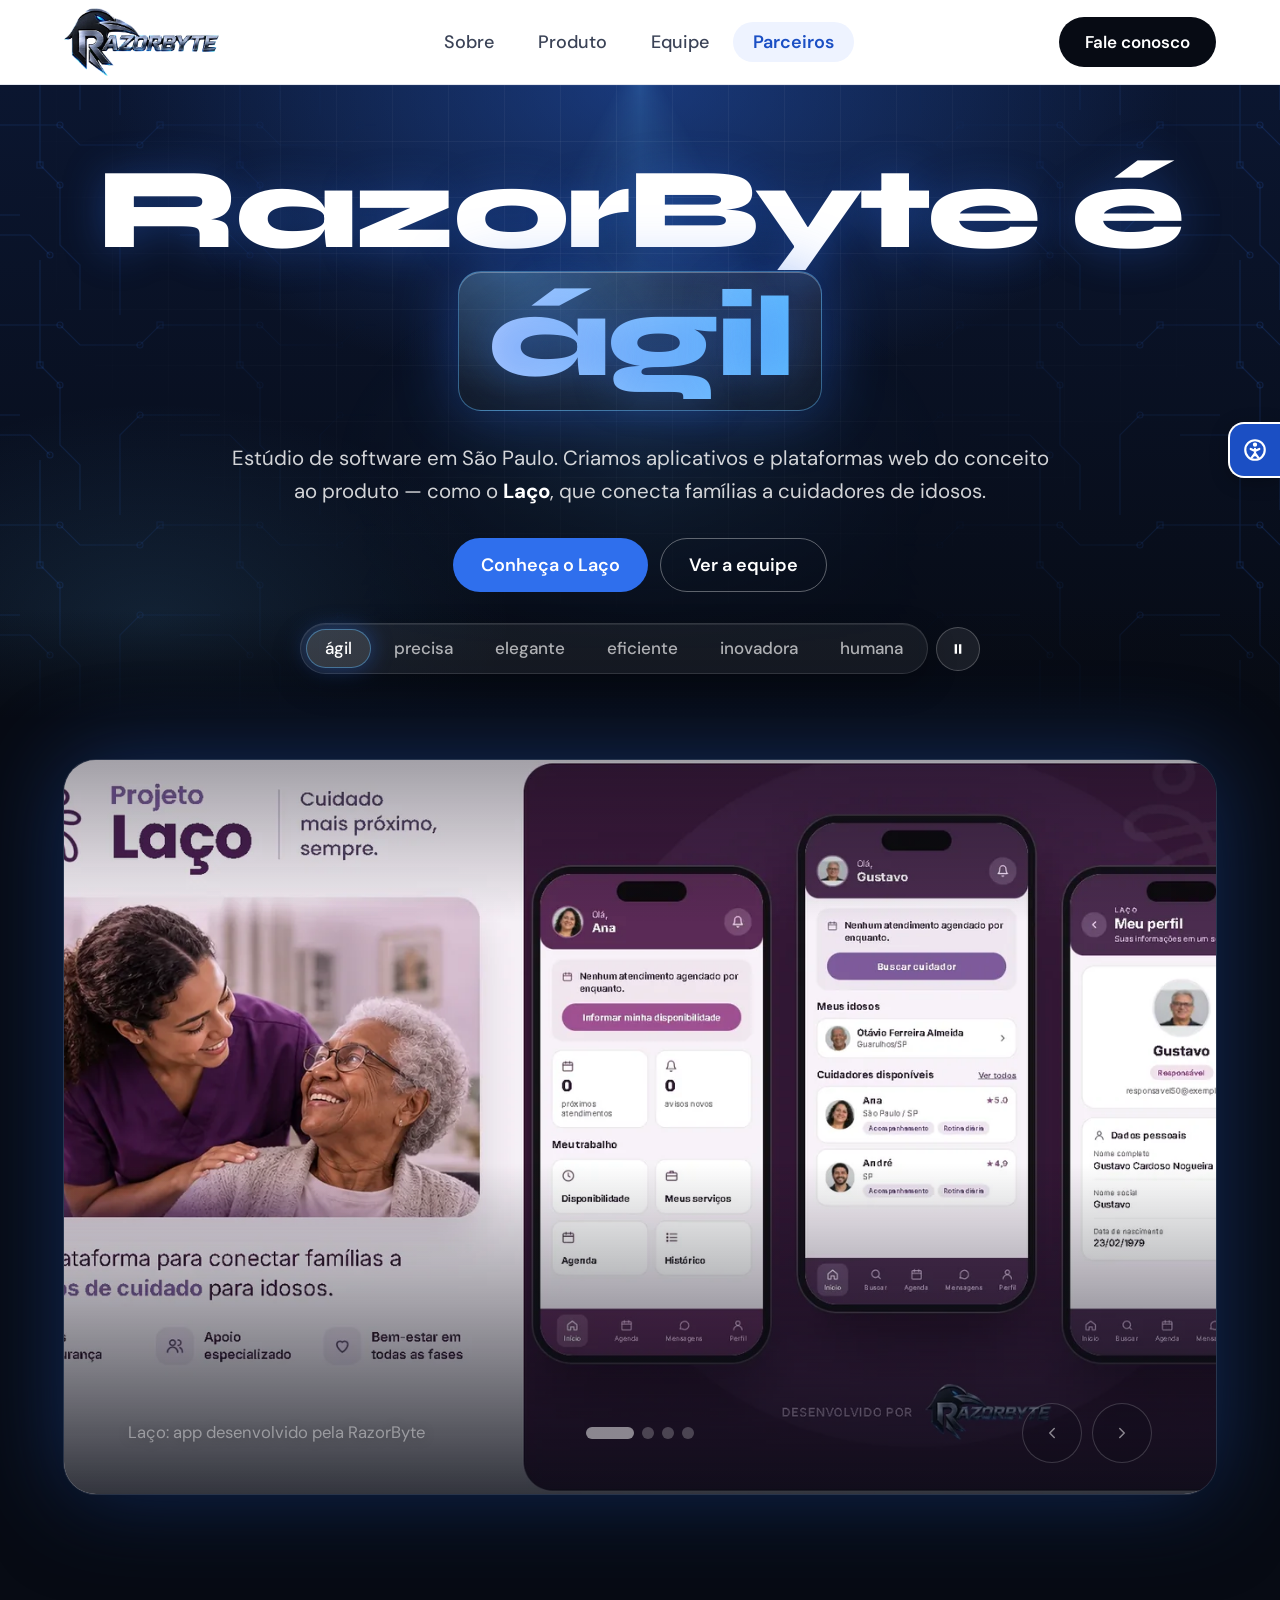
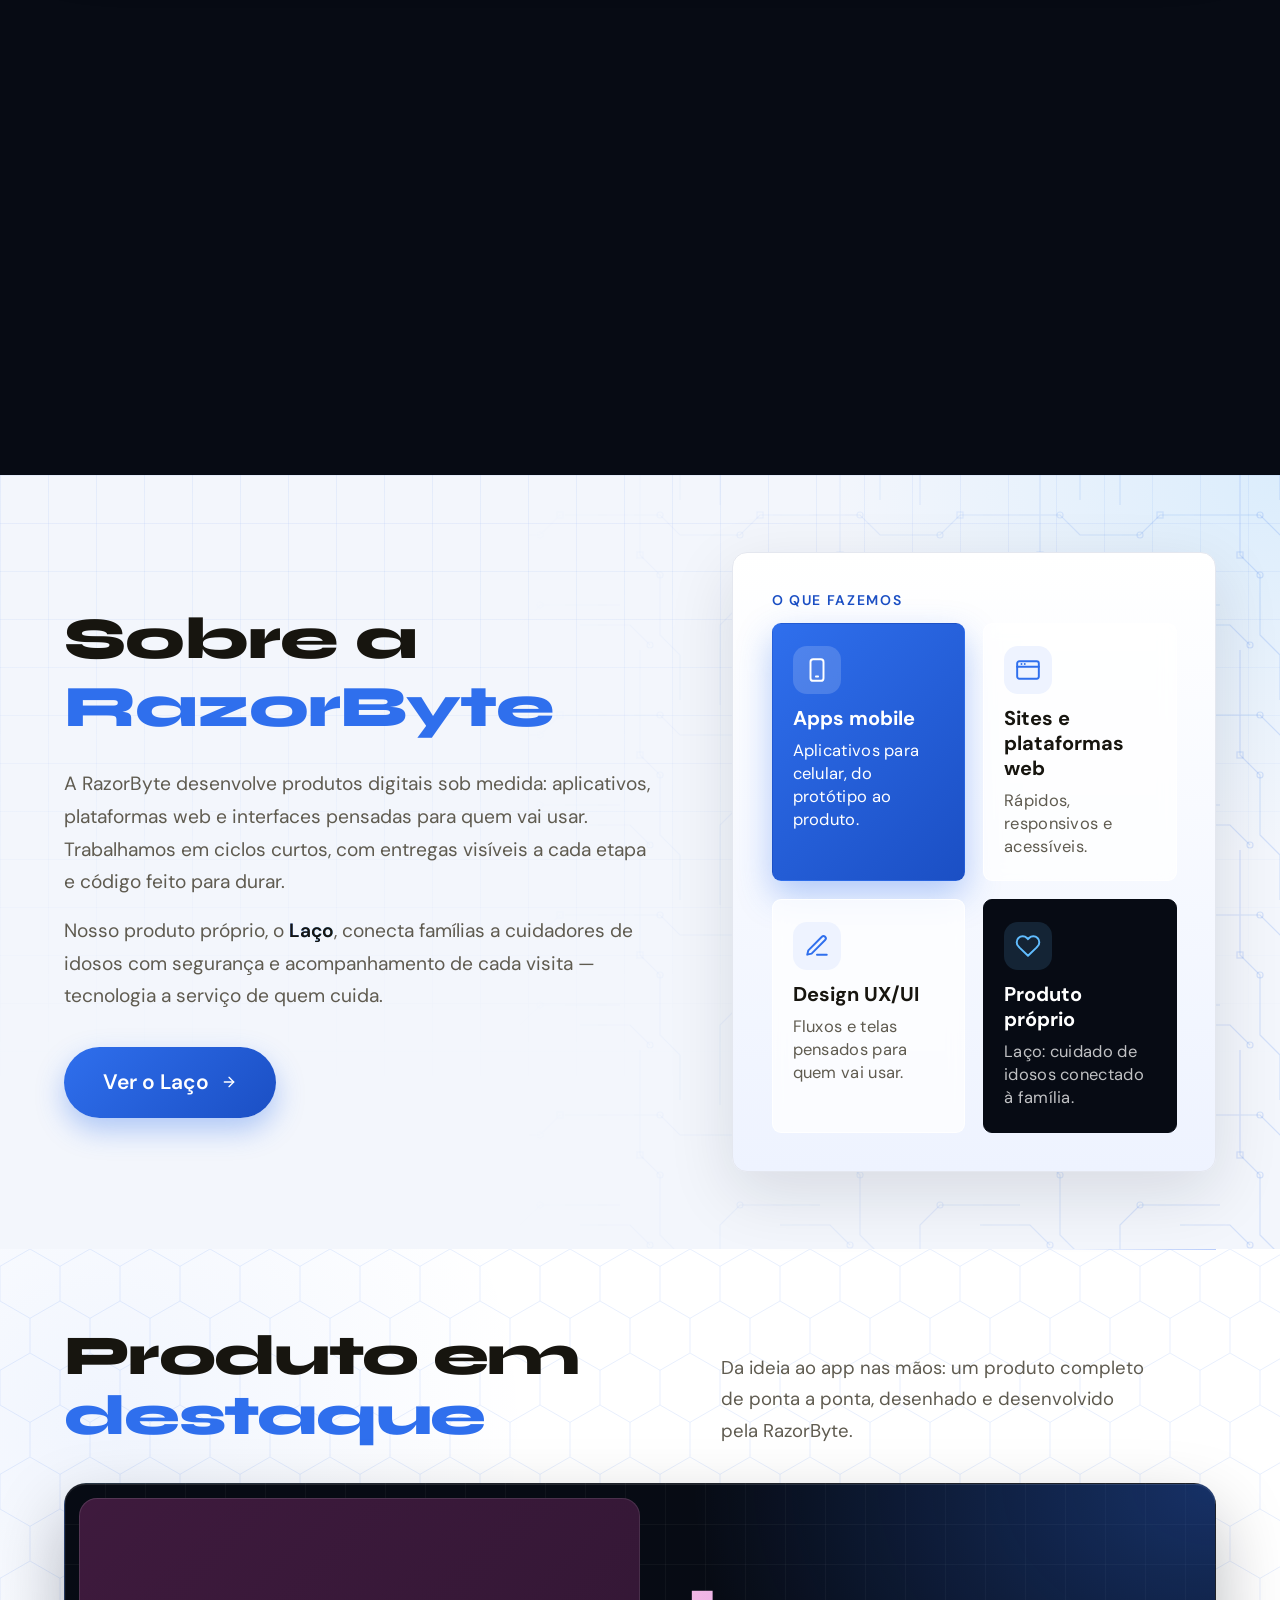
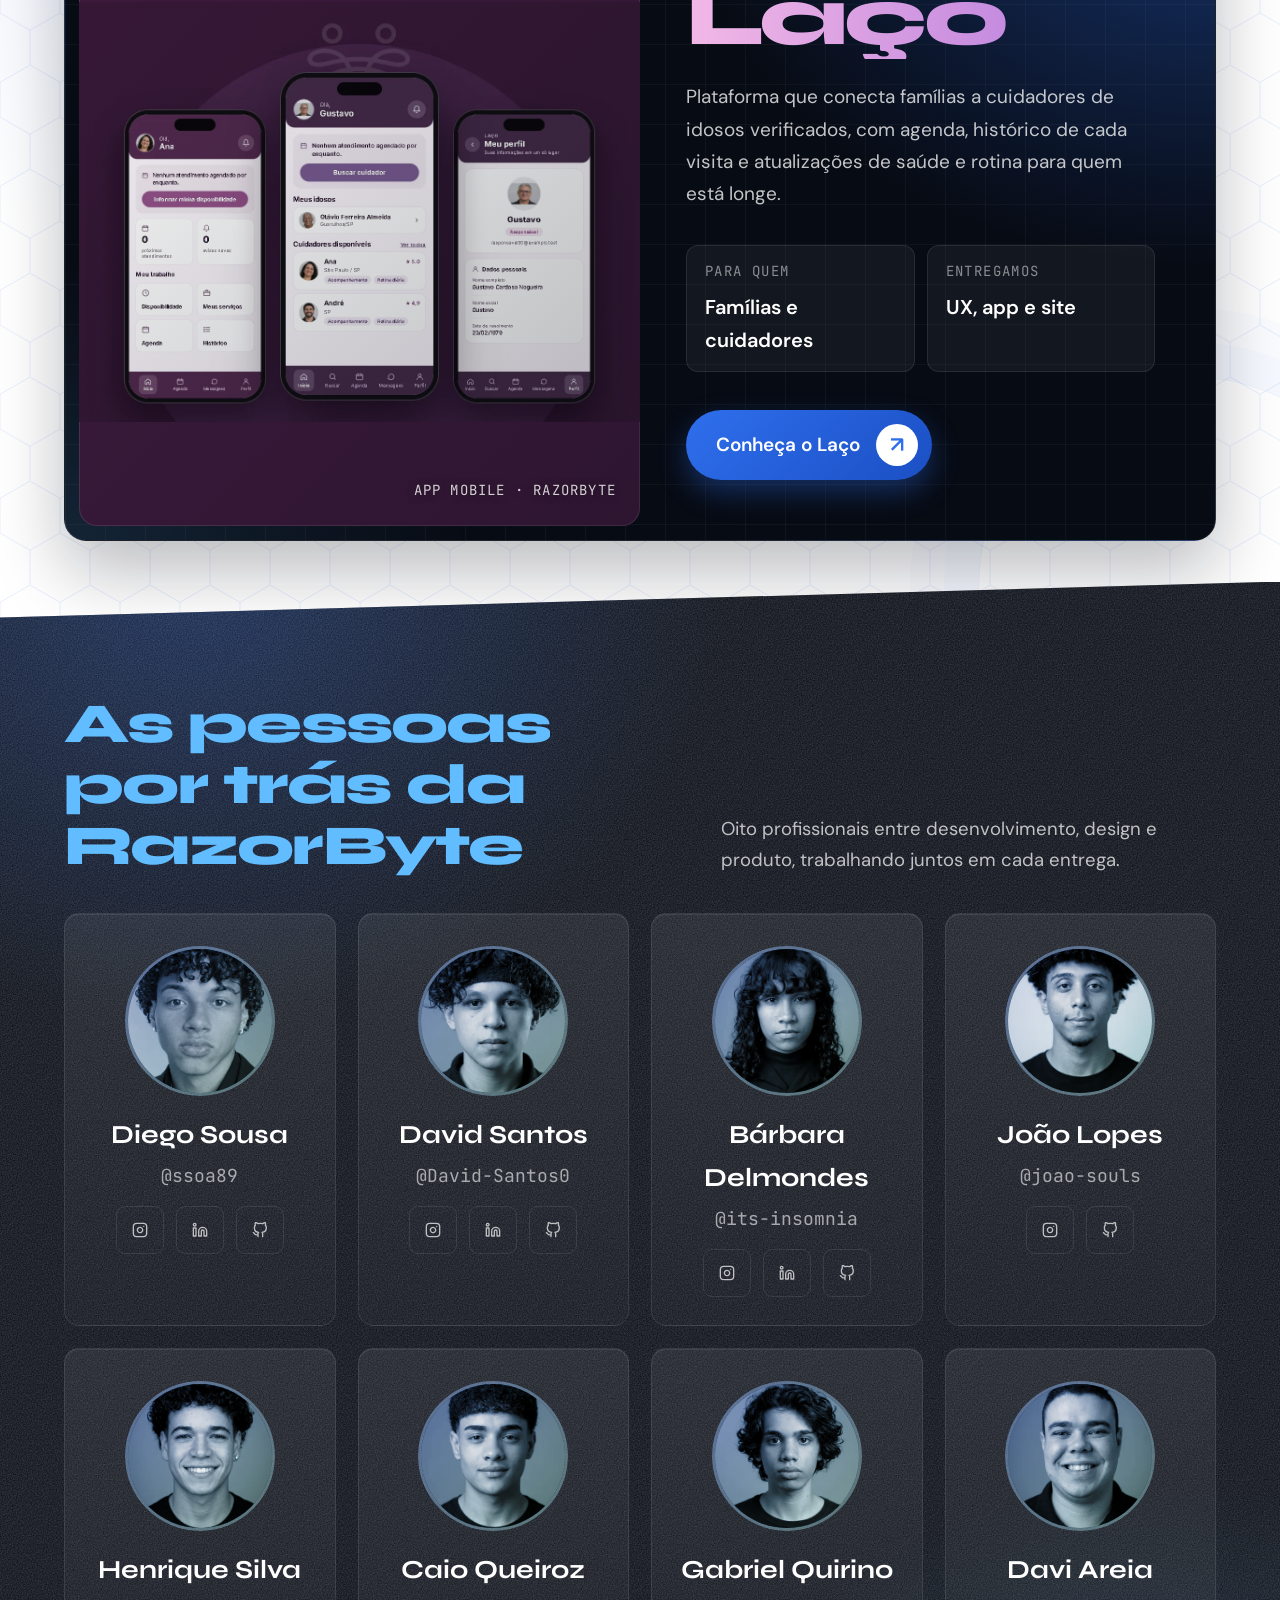
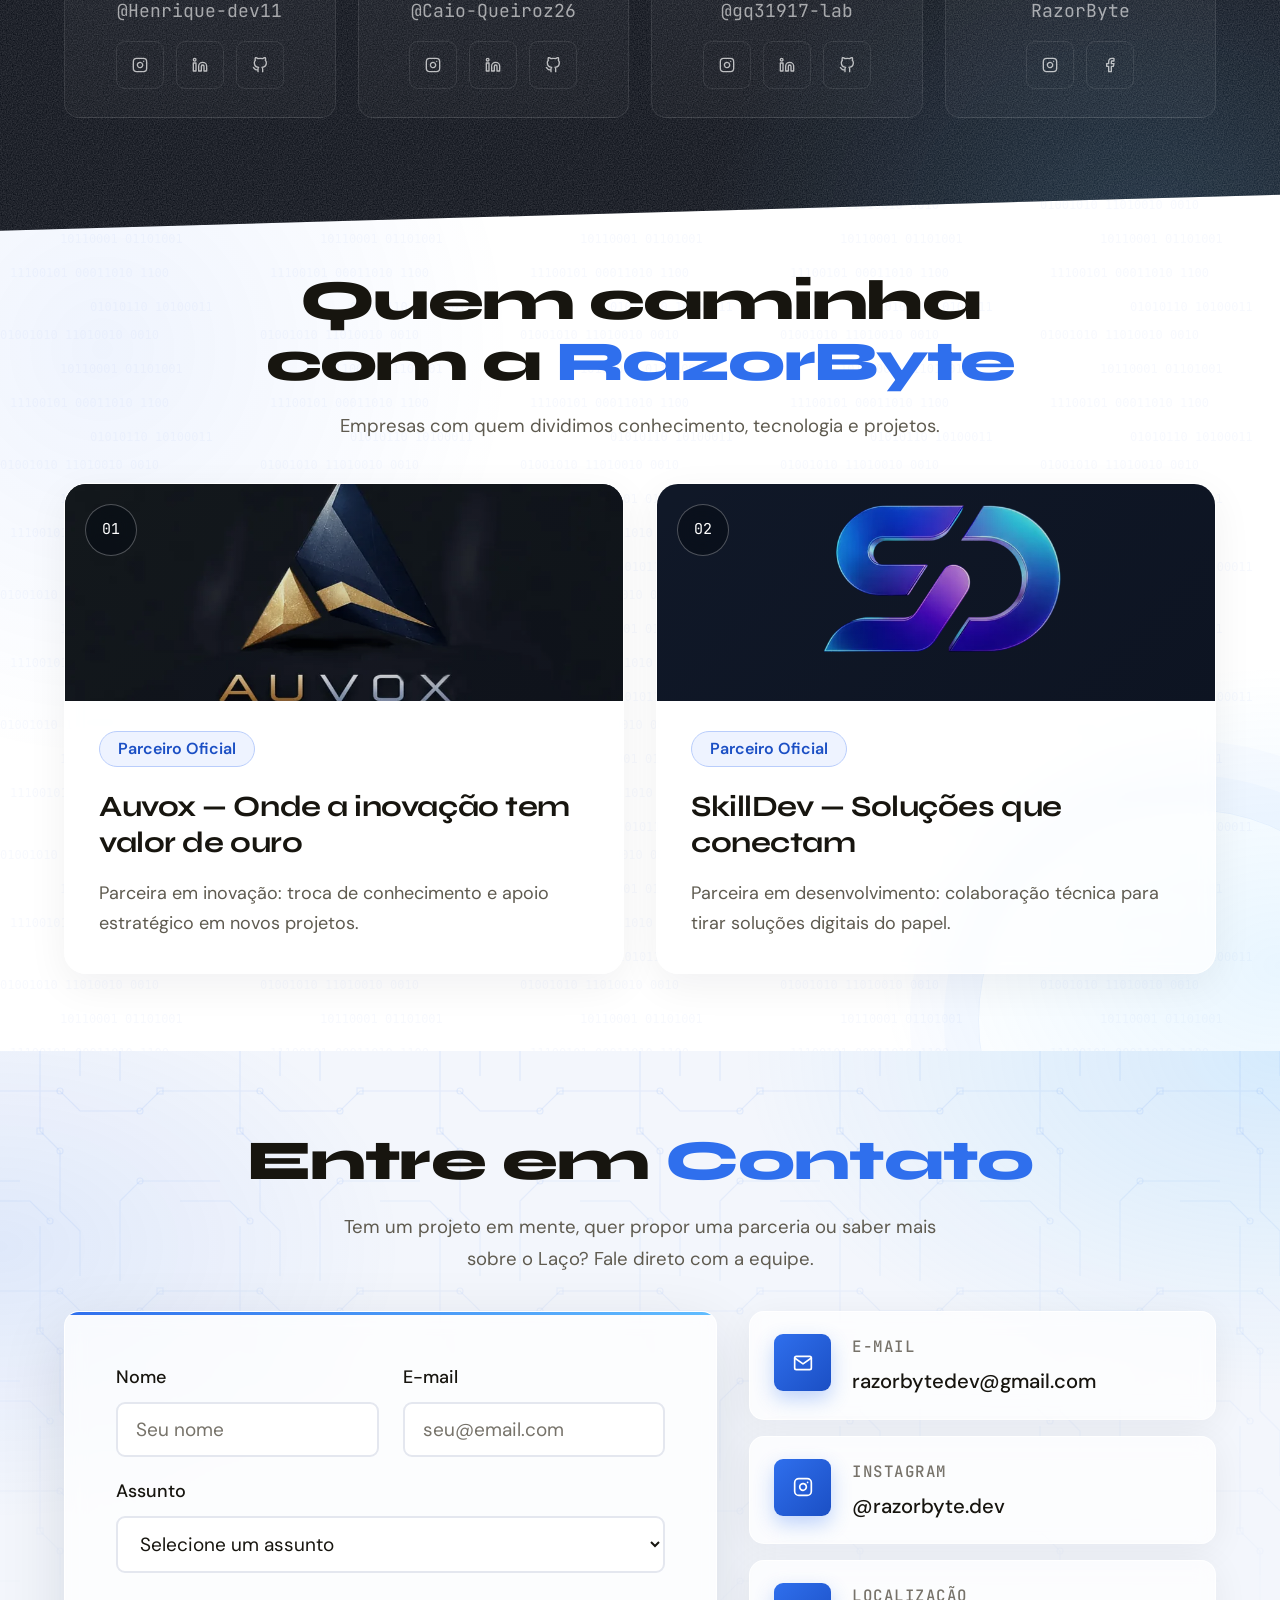
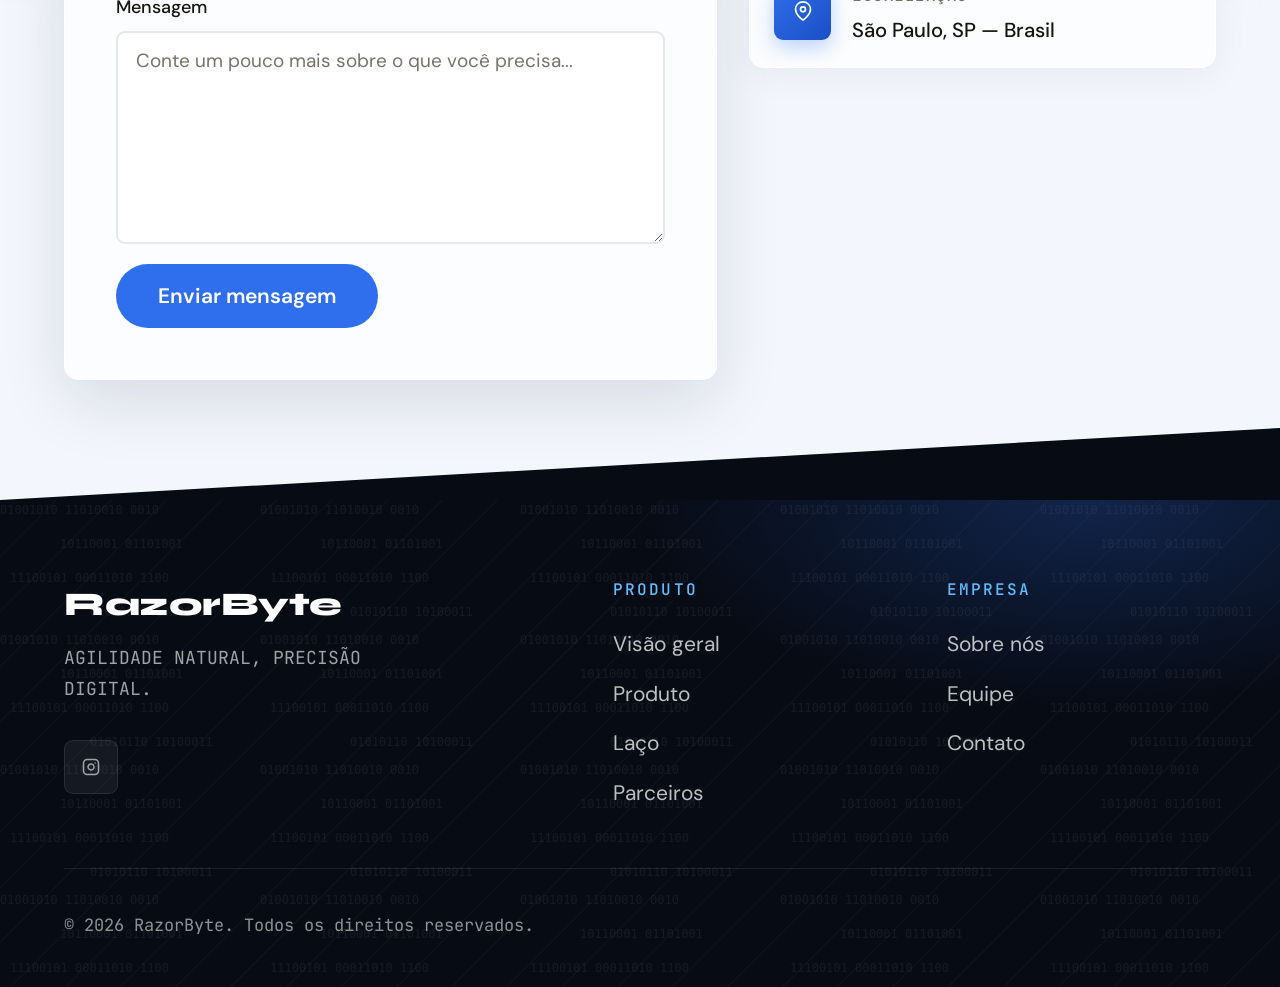
<file: index.html>
<!DOCTYPE html>
<html lang="pt-br">
<head>
  <meta charset="UTF-8">
  <meta name="viewport" content="width=device-width, initial-scale=1.0">
  <title>RazorByte | Desenvolvimento de Software</title>
  <meta name="description" content="RazorByte é uma empresa de desenvolvimento de software. Conheça o Laço, nosso produto que conecta cuidadores e idosos, e o time por trás dele.">
  <meta name="theme-color" content="#070B14">
  <meta property="og:title" content="RazorByte | Desenvolvimento de Software">
  <meta property="og:description" content="Conheça o Laço, app que conecta cuidadores e idosos, e o time RazorByte.">
  <meta property="og:type" content="website">
  <meta property="og:image" content="imagi/og-razorbyte.jpg">
  <link rel="icon" href="imagi/logo-razorbyte.webp" type="image/webp">
  <link rel="preconnect" href="https://fonts.googleapis.com">
  <link rel="preconnect" href="https://fonts.gstatic.com" crossorigin>
  <link rel="stylesheet" href="style.css">
<link rel="stylesheet" href="acessibilidade.css">
  <link href="https://fonts.googleapis.com/css2?family=Syne:wght@400;600;700;800&family=DM+Sans:ital,wght@0,300;0,400;0,500;0,600;0,700;1,300&family=JetBrains+Mono:wght@400;500&display=swap" rel="stylesheet">
</head>

<body id="top">
  <a class="a11y-skip-link" href="#conteudo">Pular para o conteúdo principal</a>

<!-- NAVBAR -->
<header class="site-header" id="siteHeader">
  <div class="site-header-inner">
    <a href="#top" class="site-logo" aria-label="RazorByte — início">
      <img src="imagi/logo-razorbyte.webp" alt="RazorByte" width="480" height="211">
    </a>

    <nav class="site-nav" id="menu" aria-label="Principal">
      <a href="#about">Sobre</a>
      <a href="#review">Produto</a>
      <a href="#equipe">Equipe</a>
      <a href="#address">Parceiros</a>
    </nav>

    <div class="site-actions">
      <a class="btn-cta" href="#contato">
        Fale conosco
      </a>
    </div>
  </div>
  <span class="scroll-progress" aria-hidden="true"></span>
</header>

<main id="conteudo">
<!-- HERO -->
<section class="hero-top">
  <div class="hero-top-inner">
    <h1 class="hero-h1">
      RazorByte é<br>
      <span class="hl" id="hl"><span class="hl-text" id="hlText">ágil</span></span>
    </h1>
    <p class="hero-sub">Estúdio de software em São Paulo. Criamos aplicativos e plataformas web do conceito ao produto — como o <strong>Laço</strong>, que conecta famílias a cuidadores de idosos.</p>
    <div class="hero-ctas">
      <a class="hero-btn hero-btn-main" href="#review">Conheça o Laço</a>
      <a class="hero-btn hero-btn-ghost" href="#equipe">Ver a equipe</a>
    </div>
    <div class="hero-options-row">
      <div class="hero-options" id="heroOptions" aria-label="Trocar adjetivo do título"></div>
      <button class="hero-pause" id="heroPause" type="button" aria-label="Pausar troca de palavras">
        <svg width="16" height="16" viewBox="0 0 24 24" aria-hidden="true"><path class="i-pause" d="M7 5h3.5v14H7zM13.5 5H17v14h-3.5z" fill="currentColor"/><path class="i-play" d="M8 5v14l11-7z" fill="currentColor"/></svg>
      </button>
    </div>
  </div>
</section>

 <!-- CARROSSEL -->
<section class="galeria" id="galeria" aria-roledescription="carrossel" aria-label="Fotos da RazorByte">
  <div class="galeria-pin">
    <div class="galeria-frame">

      <div class="galeria-track" id="track">
        <figure class="galeria-slide"><img src="imagi/laco-apresentacao.webp" alt="Laço: app desenvolvido pela RazorByte" width="1600" height="900" fetchpriority="high"></figure>
        <figure class="galeria-slide"><img src="imagi/slide-servicos.webp" alt="O que fazemos: apps, sites e design de interfaces" width="1600" height="870" loading="lazy"></figure>
        <figure class="galeria-slide"><img src="imagi/trabalhoRazor.webp" alt="Equipe RazorByte em sessão de desenvolvimento" width="1600" height="900" loading="lazy"></figure>
        <figure class="galeria-slide"><img src="imagi/slide-laco.webp" alt="Laço: cuidado que conecta famílias e cuidadores" width="1600" height="870" loading="lazy"></figure>
      </div>

      <div class="galeria-bar">
        <p class="galeria-legenda" id="legenda" aria-live="polite"></p>
        <div class="galeria-dots" id="dots"></div>
          <div class="galeria-ctrls">
          <button class="galeria-ctrl" id="prev" type="button" aria-label="Slide anterior">
            <svg width="18" height="18" viewBox="0 0 24 24" fill="none" stroke="currentColor" stroke-width="2" stroke-linecap="round" stroke-linejoin="round" aria-hidden="true"><polyline points="15 18 9 12 15 6" /></svg>
          </button>
          <button class="galeria-ctrl" id="next" type="button" aria-label="Próximo slide">
            <svg width="18" height="18" viewBox="0 0 24 24" fill="none" stroke="currentColor" stroke-width="2" stroke-linecap="round" stroke-linejoin="round" aria-hidden="true"><polyline points="9 18 15 12 9 6" /></svg>
          </button>
        </div>
      </div>

    </div>
  </div>
</section>

  <!-- SOBRE -->
  <section id="about">
    <div class="about-inner">
      <div class="about-top reveal">
        <div class="about-text">
          <h2 class="about-title">Sobre a <br><span>RazorByte</span></h2>
          <p class="about-p">A RazorByte desenvolve produtos digitais sob medida: aplicativos, plataformas web e interfaces pensadas para quem vai usar. Trabalhamos em ciclos curtos, com entregas visíveis a cada etapa e código feito para durar.</p>
          <p class="about-p">Nosso produto próprio, o <strong class="grad-text">Laço</strong>, conecta famílias a cuidadores de idosos com segurança e acompanhamento de cada visita — tecnologia a serviço de quem cuida.</p>
          <a class="about-cta" href="#review">
            Ver o Laço
            <svg width="16" height="16" viewBox="0 0 24 24" fill="none" stroke="currentColor" stroke-width="2" stroke-linecap="round" stroke-linejoin="round" aria-hidden="true">
              <line x1="5" y1="12" x2="19" y2="12" />
              <polyline points="12 5 19 12 12 19" />
            </svg>
          </a>
        </div>

        <div class="about-visual">
          <p class="svc-head">O que fazemos</p>
          <div class="about-stats">
            <div class="about-stat svc">
              <span class="svc-ico"><svg width="26" height="26" viewBox="0 0 24 24" fill="none" stroke="currentColor" stroke-width="1.8" stroke-linecap="round" stroke-linejoin="round" aria-hidden="true"><rect x="6" y="2" width="12" height="20" rx="2.5"/><path d="M11 18h2"/></svg></span>
              <h3 class="svc-t">Apps mobile</h3>
              <p class="about-stat-l">Aplicativos para celular, do protótipo ao produto.</p>
            </div>
            <div class="about-stat svc">
              <span class="svc-ico"><svg width="26" height="26" viewBox="0 0 24 24" fill="none" stroke="currentColor" stroke-width="1.8" stroke-linecap="round" stroke-linejoin="round" aria-hidden="true"><rect x="2" y="4" width="20" height="16" rx="2"/><path d="M2 9h20M6 6.5h.01M9 6.5h.01"/></svg></span>
              <h3 class="svc-t">Sites e plataformas web</h3>
              <p class="about-stat-l">Rápidos, responsivos e acessíveis.</p>
            </div>
            <div class="about-stat svc">
              <span class="svc-ico"><svg width="26" height="26" viewBox="0 0 24 24" fill="none" stroke="currentColor" stroke-width="1.8" stroke-linecap="round" stroke-linejoin="round" aria-hidden="true"><path d="M12 20h9"/><path d="M16.5 3.5a2.1 2.1 0 0 1 3 3L7 19l-4 1 1-4z"/></svg></span>
              <h3 class="svc-t">Design UX/UI</h3>
              <p class="about-stat-l">Fluxos e telas pensados para quem vai usar.</p>
            </div>
            <div class="about-stat svc">
              <span class="svc-ico"><svg width="26" height="26" viewBox="0 0 24 24" fill="none" stroke="currentColor" stroke-width="1.8" stroke-linecap="round" stroke-linejoin="round" aria-hidden="true"><path d="M20.8 4.6a5.5 5.5 0 0 0-7.8 0L12 5.7l-1-1.1a5.5 5.5 0 0 0-7.8 7.8l1 1.1L12 21l7.8-7.5 1-1.1a5.5 5.5 0 0 0 0-7.8z"/></svg></span>
              <h3 class="svc-t">Produto próprio</h3>
              <p class="about-stat-l">Laço: cuidado de idosos conectado à família.</p>
            </div>
          </div>
        </div>
      </div>
    </div>
  </section>

  <!-- PROJETOS -->
  <section class="destaques projects-section" id="review">
    <div class="projects-inner">
      <div class="projects-heading reveal">
        <h2 class="title">Produto em <span>destaque</span></h2>
        <p class="projects-sub">
          Da ideia ao app nas mãos: um produto completo de ponta a ponta, desenhado e desenvolvido pela RazorByte.
        </p>
      </div>

      <article class="project-feature reveal">
        <div class="project-feature-media">
          <img src="imagi/laco-celulares.webp" alt="Três telas do app Laço: painel do cuidador, início da família e perfil" width="1200" height="900" loading="lazy">
          <span class="project-media-caption">APP MOBILE · RAZORBYTE</span>
        </div>

        <div class="project-feature-content">
          <h3 class="project-name grad-text">Laço</h3>
          <p class="project-description">
            Plataforma que conecta famílias a cuidadores de idosos verificados, com agenda,
            histórico de cada visita e atualizações de saúde e rotina para quem está longe.
          </p>

          <div class="project-details">
            <div>
              <span class="project-detail-label">PARA QUEM</span>
              <strong>Famílias e cuidadores</strong>
            </div>
            <div>
              <span class="project-detail-label">ENTREGAMOS</span>
              <strong>UX, app e site</strong>
            </div>
          </div>

          <a href="./index2.html" class="project-cta">
            <span>Conheça o Laço</span>
            <span class="project-cta-icon" aria-hidden="true">↗</span>
          </a>
        </div>
      </article>
    </div>
  </section>

  <!-- EQUIPE -->
  <section id="equipe">
    <div class="equipe-inner">
      <div class="equipe-header reveal">
        <h2 class="title">As pessoas por trás da <span>RazorByte</span></h2>
        <p class="equipe-sub">Oito profissionais entre desenvolvimento, design e produto, trabalhando juntos em cada entrega.</p>
      </div>
    </div>

    <!-- GRID 1: 4 membros -->
    <div class="equipe-grid">
      <!-- MEMBRO 1 -->
      <div class="member-card reveal">
        <div class="member-photo-wrap">
          <img class="member-photo" src="imagi/DIEGO.webp" width="320" height="497" loading="lazy" alt="Diego Sousa">
        </div>
        <div class="member-name">Diego Sousa</div>
        <div class="member-role">@ssoa89</div>
        <div class="member-socials">
          <a class="member-soc" href="https://www.instagram.com/89ssoa/" aria-label="Instagram" target="_blank" rel="noopener">
            <svg width="16" height="16" viewBox="0 0 24 24" fill="none" stroke="currentColor" stroke-width="2" stroke-linecap="round" stroke-linejoin="round" aria-hidden="true"><rect x="2" y="2" width="20" height="20" rx="5" ry="5"/><path d="M16 11.37A4 4 0 1 1 12.63 8 4 4 0 0 1 16 11.37z"/><line x1="17.5" y1="6.5" x2="17.51" y2="6.5"/></svg>
          </a>
          <a class="member-soc" href="https://www.linkedin.com/in/diego-sousa-4198933b6/?skipRedirect=true" aria-label="LinkedIn" target="_blank" rel="noopener">
            <svg width="16" height="16" viewBox="0 0 24 24" fill="none" stroke="currentColor" stroke-width="2" stroke-linecap="round" stroke-linejoin="round" aria-hidden="true"><path d="M16 8a6 6 0 0 1 6 6v7h-4v-7a2 2 0 0 0-2-2 2 2 0 0 0-2 2v7h-4v-7a6 6 0 0 1 6-6z"/><rect x="2" y="9" width="4" height="12"/><circle cx="4" cy="4" r="2"/></svg>
          </a>
          <a class="member-soc" href="https://github.com/ssoa89" aria-label="GitHub" target="_blank" rel="noopener">
            <svg width="16" height="16" viewBox="0 0 24 24" fill="none" stroke="currentColor" stroke-width="2" stroke-linecap="round" stroke-linejoin="round" aria-hidden="true"><path d="M9 19c-5 1.5-5-2.5-7-3m14 6v-3.87a3.37 3.37 0 0 0-.94-2.61c3.14-.35 6.44-1.54 6.44-7A5.44 5.44 0 0 0 20 4.77 5.07 5.07 0 0 0 19.91 1S18.73.65 16 2.48a13.38 13.38 0 0 0-7 0C6.27.65 5.09 1 5.09 1A5.07 5.07 0 0 0 5 4.77a5.44 5.44 0 0 0-1.5 3.78c0 5.42 3.3 6.61 6.44 7A3.37 3.37 0 0 0 9 18.13V22"/></svg>
          </a>
        </div>
      </div>

      <!-- MEMBRO 2 -->
      <div class="member-card reveal">
        <div class="member-photo-wrap">
          <img class="member-photo" src="imagi/DavidP.webp" width="320" height="713" loading="lazy" alt="David Santos">
        </div>
        <div class="member-name">David Santos</div>
        <div class="member-role">@David-Santos0</div>
        <div class="member-socials">
          <a class="member-soc" href="https://www.instagram.com/david_sant77_/" aria-label="Instagram" target="_blank" rel="noopener">
            <svg width="16" height="16" viewBox="0 0 24 24" fill="none" stroke="currentColor" stroke-width="2" stroke-linecap="round" stroke-linejoin="round" aria-hidden="true"><rect x="2" y="2" width="20" height="20" rx="5" ry="5"/><path d="M16 11.37A4 4 0 1 1 12.63 8 4 4 0 0 1 16 11.37z"/><line x1="17.5" y1="6.5" x2="17.51" y2="6.5"/></svg>
          </a>
          <a class="member-soc" href="https://www.linkedin.com/in/francisco-david-oliveira-santos-087844314/" aria-label="LinkedIn" target="_blank" rel="noopener">
            <svg width="16" height="16" viewBox="0 0 24 24" fill="none" stroke="currentColor" stroke-width="2" stroke-linecap="round" stroke-linejoin="round" aria-hidden="true"><path d="M16 8a6 6 0 0 1 6 6v7h-4v-7a2 2 0 0 0-2-2 2 2 0 0 0-2 2v7h-4v-7a6 6 0 0 1 6-6z"/><rect x="2" y="9" width="4" height="12"/><circle cx="4" cy="4" r="2"/></svg>
          </a>
          <a class="member-soc" href="https://github.com/David-Santos0" aria-label="GitHub" target="_blank" rel="noopener">
            <svg width="16" height="16" viewBox="0 0 24 24" fill="none" stroke="currentColor" stroke-width="2" stroke-linecap="round" stroke-linejoin="round" aria-hidden="true"><path d="M9 19c-5 1.5-5-2.5-7-3m14 6v-3.87a3.37 3.37 0 0 0-.94-2.61c3.14-.35 6.44-1.54 6.44-7A5.44 5.44 0 0 0 20 4.77 5.07 5.07 0 0 0 19.91 1S18.73.65 16 2.48a13.38 13.38 0 0 0-7 0C6.27.65 5.09 1 5.09 1A5.07 5.07 0 0 0 5 4.77a5.44 5.44 0 0 0-1.5 3.78c0 5.42 3.3 6.61 6.44 7A3.37 3.37 0 0 0 9 18.13V22"/></svg>
          </a>
        </div>
      </div>

      <!-- MEMBRO 3 -->
      <div class="member-card reveal">
        <div class="member-photo-wrap">
          <img class="member-photo" src="imagi/Arthur.webp" width="320" height="345" loading="lazy" alt="Bárbara Delmondes">
        </div>
        <div class="member-name">Bárbara Delmondes</div>
        <div class="member-role">@its-insomnia</div>
        <div class="member-socials">
          <a class="member-soc" href="https://www.instagram.com/delmondees/" aria-label="Instagram" target="_blank" rel="noopener">
            <svg width="16" height="16" viewBox="0 0 24 24" fill="none" stroke="currentColor" stroke-width="2" stroke-linecap="round" stroke-linejoin="round" aria-hidden="true"><rect x="2" y="2" width="20" height="20" rx="5" ry="5"/><path d="M16 11.37A4 4 0 1 1 12.63 8 4 4 0 0 1 16 11.37z"/><line x1="17.5" y1="6.5" x2="17.51" y2="6.5"/></svg>
          </a>
          <a class="member-soc" href="https://www.linkedin.com/in/barbara-delmondes-32a731380/" aria-label="LinkedIn" target="_blank" rel="noopener">
            <svg width="16" height="16" viewBox="0 0 24 24" fill="none" stroke="currentColor" stroke-width="2" stroke-linecap="round" stroke-linejoin="round" aria-hidden="true"><path d="M16 8a6 6 0 0 1 6 6v7h-4v-7a2 2 0 0 0-2-2 2 2 0 0 0-2 2v7h-4v-7a6 6 0 0 1 6-6z"/><rect x="2" y="9" width="4" height="12"/><circle cx="4" cy="4" r="2"/></svg>
          </a>
          <a class="member-soc" href="https://github.com/its-insomnia" aria-label="GitHub" target="_blank" rel="noopener">
            <svg width="16" height="16" viewBox="0 0 24 24" fill="none" stroke="currentColor" stroke-width="2" stroke-linecap="round" stroke-linejoin="round" aria-hidden="true"><path d="M9 19c-5 1.5-5-2.5-7-3m14 6v-3.87a3.37 3.37 0 0 0-.94-2.61c3.14-.35 6.44-1.54 6.44-7A5.44 5.44 0 0 0 20 4.77 5.07 5.07 0 0 0 19.91 1S18.73.65 16 2.48a13.38 13.38 0 0 0-7 0C6.27.65 5.09 1 5.09 1A5.07 5.07 0 0 0 5 4.77a5.44 5.44 0 0 0-1.5 3.78c0 5.42 3.3 6.61 6.44 7A3.37 3.37 0 0 0 9 18.13V22"/></svg>
          </a>
        </div>
      </div>

      <!-- MEMBRO 4 -->
      <div class="member-card reveal">
        <div class="member-photo-wrap">
          <img class="member-photo" src="imagi/joao.webp" width="320" height="569" loading="lazy" alt="João Lopes">
        </div>
        <div class="member-name">João Lopes</div>
        <div class="member-role">@joao-souls</div>
        <div class="member-socials">
          <a class="member-soc" href="https://www.instagram.com/jv_l0p3s/" aria-label="Instagram" target="_blank" rel="noopener">
            <svg width="16" height="16" viewBox="0 0 24 24" fill="none" stroke="currentColor" stroke-width="2" stroke-linecap="round" stroke-linejoin="round" aria-hidden="true"><rect x="2" y="2" width="20" height="20" rx="5" ry="5"/><path d="M16 11.37A4 4 0 1 1 12.63 8 4 4 0 0 1 16 11.37z"/><line x1="17.5" y1="6.5" x2="17.51" y2="6.5"/></svg>
          </a>
          <a class="member-soc" href="https://github.com/joao-souls" aria-label="GitHub" target="_blank" rel="noopener">
            <svg width="16" height="16" viewBox="0 0 24 24" fill="none" stroke="currentColor" stroke-width="2" stroke-linecap="round" stroke-linejoin="round" aria-hidden="true"><path d="M9 19c-5 1.5-5-2.5-7-3m14 6v-3.87a3.37 3.37 0 0 0-.94-2.61c3.14-.35 6.44-1.54 6.44-7A5.44 5.44 0 0 0 20 4.77 5.07 5.07 0 0 0 19.91 1S18.73.65 16 2.48a13.38 13.38 0 0 0-7 0C6.27.65 5.09 1 5.09 1A5.07 5.07 0 0 0 5 4.77a5.44 5.44 0 0 0-1.5 3.78c0 5.42 3.3 6.61 6.44 7A3.37 3.37 0 0 0 9 18.13V22"/></svg>
          </a>
        </div>
      </div>
    </div>

    <!-- GRID 2: 4 membros -->
    <div class="equipe-grid">
      <!-- MEMBRO 5 -->
      <div class="member-card reveal">
        <div class="member-photo-wrap">
          <img class="member-photo" src="imagi/Henrique.webp" width="320" height="427" loading="lazy" alt="Henrique Silva">
        </div>
        <div class="member-name">Henrique Silva</div>
        <div class="member-role">@Henrique-dev11</div>
        <div class="member-socials">
          <a class="member-soc" href="https://www.instagram.com/cauehzv/" aria-label="Instagram" target="_blank" rel="noopener">
            <svg width="16" height="16" viewBox="0 0 24 24" fill="none" stroke="currentColor" stroke-width="2" stroke-linecap="round" stroke-linejoin="round" aria-hidden="true"><rect x="2" y="2" width="20" height="20" rx="5" ry="5"/><path d="M16 11.37A4 4 0 1 1 12.63 8 4 4 0 0 1 16 11.37z"/><line x1="17.5" y1="6.5" x2="17.51" y2="6.5"/></svg>
          </a>
          <a class="member-soc" href="https://www.linkedin.com/in/henrique-dev11?utm_source=share_via&utm_content=profile&utm_medium=member_ios" aria-label="LinkedIn" target="_blank" rel="noopener">
            <svg width="16" height="16" viewBox="0 0 24 24" fill="none" stroke="currentColor" stroke-width="2" stroke-linecap="round" stroke-linejoin="round" aria-hidden="true"><path d="M16 8a6 6 0 0 1 6 6v7h-4v-7a2 2 0 0 0-2-2 2 2 0 0 0-2 2v7h-4v-7a6 6 0 0 1 6-6z"/><rect x="2" y="9" width="4" height="12"/><circle cx="4" cy="4" r="2"/></svg>
          </a>
          <a class="member-soc" href="https://github.com/Henrique-dev11" aria-label="GitHub" target="_blank" rel="noopener">
            <svg width="16" height="16" viewBox="0 0 24 24" fill="none" stroke="currentColor" stroke-width="2" stroke-linecap="round" stroke-linejoin="round" aria-hidden="true"><path d="M9 19c-5 1.5-5-2.5-7-3m14 6v-3.87a3.37 3.37 0 0 0-.94-2.61c3.14-.35 6.44-1.54 6.44-7A5.44 5.44 0 0 0 20 4.77 5.07 5.07 0 0 0 19.91 1S18.73.65 16 2.48a13.38 13.38 0 0 0-7 0C6.27.65 5.09 1 5.09 1A5.07 5.07 0 0 0 5 4.77a5.44 5.44 0 0 0-1.5 3.78c0 5.42 3.3 6.61 6.44 7A3.37 3.37 0 0 0 9 18.13V22"/></svg>
          </a>
        </div>
      </div>

      <!-- MEMBRO 6 -->
      <div class="member-card reveal">
        <div class="member-photo-wrap">
          <img class="member-photo" src="imagi/caio.webp" width="320" height="569" loading="lazy" alt="Caio Queiroz">
        </div>
        <div class="member-name">Caio Queiroz</div>
        <div class="member-role">@Caio-Queiroz26</div>
        <div class="member-socials">
          <a class="member-soc" href="https://www.instagram.com/nevxsz_/" aria-label="Instagram" target="_blank" rel="noopener">
            <svg width="16" height="16" viewBox="0 0 24 24" fill="none" stroke="currentColor" stroke-width="2" stroke-linecap="round" stroke-linejoin="round" aria-hidden="true"><rect x="2" y="2" width="20" height="20" rx="5" ry="5"/><path d="M16 11.37A4 4 0 1 1 12.63 8 4 4 0 0 1 16 11.37z"/><line x1="17.5" y1="6.5" x2="17.51" y2="6.5"/></svg>
          </a>
          <a class="member-soc" href="https://www.linkedin.com/in/caio-queiroz-b9b1173aa/" aria-label="LinkedIn" target="_blank" rel="noopener">
            <svg width="16" height="16" viewBox="0 0 24 24" fill="none" stroke="currentColor" stroke-width="2" stroke-linecap="round" stroke-linejoin="round" aria-hidden="true"><path d="M16 8a6 6 0 0 1 6 6v7h-4v-7a2 2 0 0 0-2-2 2 2 0 0 0-2 2v7h-4v-7a6 6 0 0 1 6-6z"/><rect x="2" y="9" width="4" height="12"/><circle cx="4" cy="4" r="2"/></svg>
          </a>
          <a class="member-soc" href="https://github.com/Caio-Queiroz26" aria-label="GitHub" target="_blank" rel="noopener">
            <svg width="16" height="16" viewBox="0 0 24 24" fill="none" stroke="currentColor" stroke-width="2" stroke-linecap="round" stroke-linejoin="round" aria-hidden="true"><path d="M9 19c-5 1.5-5-2.5-7-3m14 6v-3.87a3.37 3.37 0 0 0-.94-2.61c3.14-.35 6.44-1.54 6.44-7A5.44 5.44 0 0 0 20 4.77 5.07 5.07 0 0 0 19.91 1S18.73.65 16 2.48a13.38 13.38 0 0 0-7 0C6.27.65 5.09 1 5.09 1A5.07 5.07 0 0 0 5 4.77a5.44 5.44 0 0 0-1.5 3.78c0 5.42 3.3 6.61 6.44 7A3.37 3.37 0 0 0 9 18.13V22"/></svg>
          </a>
        </div>
      </div>

      <!-- MEMBRO 7 -->
      <div class="member-card reveal">
        <div class="member-photo-wrap">
          <img class="member-photo" src="imagi/Gabriel.webp" width="320" height="427" loading="lazy" alt="Gabriel Quirino">
        </div>
        <div class="member-name">Gabriel Quirino</div>
        <div class="member-role">@gq31917-lab</div>
        <div class="member-socials">
          <a class="member-soc" href="https://www.instagram.com/gabrielquirino/" aria-label="Instagram" target="_blank" rel="noopener">
            <svg width="16" height="16" viewBox="0 0 24 24" fill="none" stroke="currentColor" stroke-width="2" stroke-linecap="round" stroke-linejoin="round" aria-hidden="true"><rect x="2" y="2" width="20" height="20" rx="5" ry="5"/><path d="M16 11.37A4 4 0 1 1 12.63 8 4 4 0 0 1 16 11.37z"/><line x1="17.5" y1="6.5" x2="17.51" y2="6.5"/></svg>
          </a>
          <a class="member-soc" href="https://www.linkedin.com/in/gabriel-quirino-1965953b5?utm_source=share&utm_campaign=share_via&utm_content=profile&utm_medium=android_app" aria-label="LinkedIn" target="_blank" rel="noopener">
            <svg width="16" height="16" viewBox="0 0 24 24" fill="none" stroke="currentColor" stroke-width="2" stroke-linecap="round" stroke-linejoin="round" aria-hidden="true"><path d="M16 8a6 6 0 0 1 6 6v7h-4v-7a2 2 0 0 0-2-2 2 2 0 0 0-2 2v7h-4v-7a6 6 0 0 1 6-6z"/><rect x="2" y="9" width="4" height="12"/><circle cx="4" cy="4" r="2"/></svg>
          </a>
          <a class="member-soc" href="https://github.com/gq31917-lab" aria-label="GitHub" target="_blank" rel="noopener">
            <svg width="16" height="16" viewBox="0 0 24 24" fill="none" stroke="currentColor" stroke-width="2" stroke-linecap="round" stroke-linejoin="round" aria-hidden="true"><path d="M9 19c-5 1.5-5-2.5-7-3m14 6v-3.87a3.37 3.37 0 0 0-.94-2.61c3.14-.35 6.44-1.54 6.44-7A5.44 5.44 0 0 0 20 4.77 5.07 5.07 0 0 0 19.91 1S18.73.65 16 2.48a13.38 13.38 0 0 0-7 0C6.27.65 5.09 1 5.09 1A5.07 5.07 0 0 0 5 4.77a5.44 5.44 0 0 0-1.5 3.78c0 5.42 3.3 6.61 6.44 7A3.37 3.37 0 0 0 9 18.13V22"/></svg>
          </a>
        </div>
      </div>

      <!-- MEMBRO 8 -->
      <div class="member-card reveal">
        <div class="member-photo-wrap">
          <img class="member-photo" src="imagi/Davi.webp" width="320" height="427" loading="lazy" alt="Davi Areia">
        </div>
        <div class="member-name">Davi Areia</div>
        <div class="member-role">RazorByte</div>
        <div class="member-socials">
          <a class="member-soc" href="https://www.instagram.com/davi.simoes.395454?igsh=OHBobWo1b3cxazJw" aria-label="Instagram" target="_blank" rel="noopener">
            <svg width="16" height="16" viewBox="0 0 24 24" fill="none" stroke="currentColor" stroke-width="2" stroke-linecap="round" stroke-linejoin="round" aria-hidden="true"><rect x="2" y="2" width="20" height="20" rx="5" ry="5"/><path d="M16 11.37A4 4 0 1 1 12.63 8 4 4 0 0 1 16 11.37z"/><line x1="17.5" y1="6.5" x2="17.51" y2="6.5"/></svg>
          </a>
          <a class="member-soc" href="https://www.facebook.com/share/1ETb9nqEKZ/" aria-label="Facebook" target="_blank" rel="noopener">
            <svg width="16" height="16" viewBox="0 0 24 24" fill="none" stroke="currentColor" stroke-width="2" stroke-linecap="round" stroke-linejoin="round" aria-hidden="true"><path d="M18 2h-3a5 5 0 0 0-5 5v3H7v4h3v8h4v-8h3l1-4h-4V7a1 1 0 0 1 1-1h3z"/></svg>
          </a>
        </div>
      </div>
    </div>
  </section>


  <!-- PARCEIROS -->
  <section id="address" class="partners-section">
    <div class="partners-inner">
      <div class="partners-heading reveal">
        <h2 class="title">Quem caminha com a <span>RazorByte</span></h2>
        <p class="partners-sub">
          Empresas com quem dividimos conhecimento, tecnologia e projetos.
        </p>
      </div>

      <div class="partners-grid">
        <!-- PARCEIRO 1 -->
        <article class="partner-card reveal">
          <div class="partner-card-media">
            <img src="imagi/auvox.webp" alt="Logo da Auvox" width="900" height="900" loading="lazy">
            <span class="partner-index">01</span>
          </div>

          <div class="partner-card-body">
            <span class="badge">Parceiro Oficial</span>
            <h3>Auvox — Onde a inovação tem valor de ouro</h3>
            <p>
              Parceira em inovação: troca de conhecimento e apoio estratégico em novos projetos.
            </p>
          </div>
        </article>

        <!-- PARCEIRO 2 -->
        <article class="partner-card reveal">
          <div class="partner-card-media">
            <img src="imagi/skilldev.webp" alt="Logo da SkillDev" width="900" height="490" loading="lazy">
            <span class="partner-index">02</span>
          </div>

          <div class="partner-card-body">
            <span class="badge">Parceiro Oficial</span>
            <h3>SkillDev — Soluções que conectam</h3>
            <p>
              Parceira em desenvolvimento: colaboração técnica para tirar soluções digitais do papel.
            </p>
          </div>
        </article>
      </div>
    </div>
  </section>

  <!-- CONTATO -->
  <section id="contato">
    <div class="contato-inner">
      <div class="contato-header reveal">
        <h2 class="contato-title">Entre em <span>Contato</span></h2>
        <p class="contato-sub">Tem um projeto em mente, quer propor uma parceria ou saber mais sobre o Laço? Fale direto com a equipe.</p>
      </div>

      <div class="contato-grid reveal">
        <!-- FORMULÁRIO -->
        <div class="contato-form-wrap">
          <div class="form-success" id="form-success">
            <svg width="18" height="18" viewBox="0 0 24 24" fill="none" stroke="currentColor" stroke-width="2" stroke-linecap="round" stroke-linejoin="round">
              <polyline points="20 6 9 17 4 12" />
            </svg>
            Mensagem enviada! Logo entraremos em contato.
          </div>

          <div class="form-error" id="form-error"></div>

          <form class="contato-form" action="envioMail.php" method="POST">
            <div class="form-row">
              <div class="form-group">
                <label class="form-label" for="nome">Nome</label>
                <input class="form-inp" type="text" id="nome" name="nome" autocomplete="name" placeholder="Seu nome" required>
              </div>
              <div class="form-group">
                <label class="form-label" for="email">E-mail</label>
                <input class="form-inp" type="email" id="email" name="email" autocomplete="email" placeholder="seu@email.com" required>
              </div>
            </div>

            <div class="form-group">
              <label class="form-label" for="assunto">Assunto</label>
              <select class="form-inp" id="assunto" name="assunto" required>
                <option value="">Selecione um assunto</option>
                <option value="Parceria comercial">Parceria comercial</option>
                <option value="Projeto Laço">Projeto Laço</option>
                <option value="Novo projeto">Quero desenvolver um projeto</option>
                <option value="Suporte Laço">Suporte do app Laço</option>
                <option value="Dúvidas">Dúvidas</option>
                <option value="Outro">Outro</option>
              </select>
            </div>

            <div class="form-group">
              <label class="form-label" for="msg">Mensagem</label>
              <textarea class="form-inp form-textarea" id="msg" name="mensagem" placeholder="Conte um pouco mais sobre o que você precisa..." rows="6" required></textarea>
            </div>

            <div aria-hidden="true" style="position:absolute;left:-9999px;width:1px;height:1px;overflow:hidden">
              <label>Não preencha <input name="website" tabindex="-1" autocomplete="off"></label>
            </div>

            <button class="form-btn" type="submit">Enviar mensagem</button>
          </form>
        </div>

        <!-- INFO LATERAL -->
        <div class="contato-info">
          <div class="info-card">
            <div class="info-icon">
              <svg width="20" height="20" viewBox="0 0 24 24" fill="none" stroke="currentColor" stroke-width="2" stroke-linecap="round" stroke-linejoin="round" aria-hidden="true"><path d="M4 4h16c1.1 0 2 .9 2 2v12c0 1.1-.9 2-2 2H4c-1.1 0-2-.9-2-2V6c0-1.1.9-2 2-2z"/><polyline points="22,6 12,13 2,6"/></svg>
            </div>
            <div>
              <div class="info-label">E-mail</div>
              <a class="info-val" href="mailto:razorbytedev@gmail.com">razorbytedev@gmail.com</a>
            </div>
          </div>

          <div class="info-card">
            <div class="info-icon">
              <svg width="20" height="20" viewBox="0 0 24 24" fill="none" stroke="currentColor" stroke-width="2" stroke-linecap="round" stroke-linejoin="round" aria-hidden="true"><rect x="2" y="2" width="20" height="20" rx="5" ry="5"/><path d="M16 11.37A4 4 0 1 1 12.63 8 4 4 0 0 1 16 11.37z"/><line x1="17.5" y1="6.5" x2="17.51" y2="6.5"/></svg>
            </div>
            <div>
              <div class="info-label">Instagram</div>
              <a class="info-val" href="https://www.instagram.com/razorbyte.dev/" target="_blank" rel="noopener">@razorbyte.dev</a>
            </div>
          </div>

          <div class="info-card">
            <div class="info-icon">
              <svg width="20" height="20" viewBox="0 0 24 24" fill="none" stroke="currentColor" stroke-width="2" stroke-linecap="round" stroke-linejoin="round" aria-hidden="true"><path d="M21 10c0 7-9 13-9 13s-9-6-9-13a9 9 0 0 1 18 0z"/><circle cx="12" cy="10" r="3"/></svg>
            </div>
            <div>
              <div class="info-label">Localização</div>
              <div class="info-val">São Paulo, SP — Brasil</div>
            </div>
          </div>
        </div>
      </div>
    </div>
  </section>

  </main>

  <div class="cut cut-to-ink">
    <svg viewBox="0 0 100 4" preserveAspectRatio="none">
      <polygon points="0,4 100,4 100,0"></polygon>
    </svg>
  </div>

  <!-- FOOTER -->
  <footer id="rodape">
    <div class="footer-inner">
      <div class="footer-top">
        <div class="footer-brand">
          <div class="footer-brand-name">RazorByte</div>
          <p class="footer-brand-tagline">AGILIDADE NATURAL, PRECISÃO DIGITAL.</p>

          <div class="footer-socials">
            <a class="footer-social-btn" href="https://www.instagram.com/razorbyte.dev/" target="_blank" rel="noopener" aria-label="Instagram">
              <svg width="18" height="18" viewBox="0 0 24 24" fill="none" stroke="currentColor" stroke-width="2" stroke-linecap="round" stroke-linejoin="round" aria-hidden="true"><rect x="2" y="2" width="20" height="20" rx="5" ry="5"/><path d="M16 11.37A4 4 0 1 1 12.63 8 4 4 0 0 1 16 11.37z"/><line x1="17.5" y1="6.5" x2="17.51" y2="6.5"/></svg>
            </a>
          </div>
        </div>

        <div class="footer-col">
          <div class="footer-col-title">Produto</div>
          <ul>
            <li><a href="#galeria">Visão geral</a></li>
            <li><a href="#review">Produto</a></li>
            <li><a href="./index2.html">Laço</a></li>
            <li><a href="#address">Parceiros</a></li>
          </ul>
        </div>

        <div class="footer-col">
          <div class="footer-col-title">Empresa</div>
          <ul>
            <li><a href="#about">Sobre nós</a></li>
            <li><a href="#equipe">Equipe</a></li>
            <li><a href="#contato">Contato</a></li>
          </ul>
        </div>
      </div>

      <div class="footer-bottom">
        <p class="footer-copy">&copy; 2026 RazorByte. Todos os direitos reservados.</p>
      </div>
    </div>
  </footer>

  <!-- SCRIPT (agora no fim do body, dentro de DOMContentLoaded) -->
  <script>
  document.addEventListener('DOMContentLoaded', function() {

  // ── MENU ── (no celular os links ficam numa fileira rolável; não há menu suspenso)
var menu = document.getElementById("menu");

// link ativo conforme a seção visível
if ("IntersectionObserver" in window) {
  var links = menu.querySelectorAll("a");
  var spy = new IntersectionObserver(function(entries) {
    entries.forEach(function(e) {
      if (!e.isIntersecting) return;
      links.forEach(function(a) {
        a.classList.toggle("active", a.getAttribute("href") === "#" + e.target.id);
      });
    });
  }, { rootMargin: "-40% 0px -55% 0px" });
  ["about", "review", "equipe", "address"].forEach(function(id) {
    var s = document.getElementById(id);
    if (s) spy.observe(s);
  });
}
    // ── CARROSSEL ──
    (function() {
      var track = document.getElementById("track");
      if (!track) return;
      var slides = track.children;
      var total = slides.length;
      if (!total) return;

      var dotsBox = document.getElementById("dots");
      var legenda = document.getElementById("legenda");
      var frame = document.querySelector(".galeria-frame");
      var atual = 0;
      var timer = null;

      for (var i = 0; i < total; i++) {
        var dot = document.createElement("button");
        dot.type = "button";
        dot.className = "galeria-dot";
        dot.setAttribute("aria-label", "Ir para o slide " + (i + 1));
        dot.setAttribute("data-i", i);
        dot.addEventListener("click", function() {
          irPara(parseInt(this.getAttribute("data-i"), 10));
          iniciar();
        });
        dotsBox.appendChild(dot);
      }
      var dots = dotsBox.children;

      function irPara(i) {
        atual = (i + total) % total;
        track.style.transform = "translateX(-" + (atual * 100) + "%)";
        for (var s = 0; s < total; s++) {
          slides[s].setAttribute("aria-hidden", s !== atual);
          dots[s].classList.toggle("active", s === atual);
        }
        var img = slides[atual].querySelector("img");
        if (img && legenda) legenda.textContent = img.alt;
      }

      function parar() { clearInterval(timer); }

      // troca automática sempre ativa; com "reduzir movimento" o CSS só tira a animação
      function iniciar() {
        parar();
        timer = setInterval(function() { irPara(atual + 1); }, 6000);
      }

      var prev = document.getElementById("prev");
      var next = document.getElementById("next");
      if (prev) prev.addEventListener("click", function() { irPara(atual - 1); iniciar(); });
      if (next) next.addEventListener("click", function() { irPara(atual + 1); iniciar(); });

      if (frame) {
        frame.addEventListener("mouseenter", parar);
        frame.addEventListener("mouseleave", iniciar);

        var x0 = null;
        frame.addEventListener("touchstart", function(e) {
          x0 = e.touches[0].clientX;
          parar();
        }, { passive: true });
        frame.addEventListener("touchend", function(e) {
          if (x0 === null) return;
          var dx = e.changedTouches[0].clientX - x0;
          if (Math.abs(dx) > 50) irPara(atual + (dx < 0 ? 1 : -1));
          x0 = null;
          iniciar();
        });
      }

      irPara(0);
      iniciar();
    })();
// ── CARROSSEL: expansão conforme scroll ──
(function() {
  var galeria = document.getElementById("galeria");
  if (!galeria) return;
  var pin = galeria.querySelector(".galeria-pin");
  if (!pin) return;

  // se o usuário prefere menos movimento, não anima
  if (window.matchMedia("(prefers-reduced-motion: reduce)").matches) return;

  var ticking = false;

  function update() {
    var headerH = document.getElementById("siteHeader").offsetHeight;
    var rect = galeria.getBoundingClientRect();
    var total = galeria.offsetHeight - pin.offsetHeight;
    if (total <= 0) return;
    var p = (headerH - rect.top) / total;
    // clamp 0..1
    if (p < 0) p = 0;
    if (p > 1) p = 1;
    pin.style.setProperty("--p", p.toFixed(4));
    ticking = false;
  }

  function onScroll() {
    if (!ticking) {
      requestAnimationFrame(update);
      ticking = true;
    }
  }

  window.addEventListener("scroll", onScroll, { passive: true });
  window.addEventListener("resize", update);

  // estado inicial
  update();
})();
    // ── TEXTO DESLIZANDO ──
    function splitWords(el) {
      var n = 0;
      (function walk(node) {
        Array.prototype.slice.call(node.childNodes).forEach(function(child) {
          if (child.nodeType === 3) {
            var frag = document.createDocumentFragment();
            child.textContent.split(/(\s+)/).forEach(function(part) {
              if (!part) return;
              if (/^\s+$/.test(part)) {
                frag.appendChild(document.createTextNode(" "));
                return;
              }
              var w = document.createElement("span");
              w.className = "w";
              var inner = document.createElement("span");
              inner.className = "wi";
              inner.style.setProperty("--i", n++);
              inner.textContent = part;
              w.appendChild(inner);
              frag.appendChild(w);
            });
            node.replaceChild(frag, child);
          } else if (child.nodeType === 1 && child.tagName !== "BR") {
            walk(child);
          }
        });
      })(el);
      el.classList.add("split-words");
    }

    document.querySelectorAll(".title, .about-title, .contato-title").forEach(function(el) {
      el.classList.remove("reveal");
      splitWords(el);
    });

    // ── IMAGENS: zoom dentro da moldura ──
    document.querySelectorAll(".card > img, .card2 > img").forEach(function(img) {
      var wrap = document.createElement("div");
      wrap.className = "img-zoom";
      img.parentNode.insertBefore(wrap, img);
      wrap.appendChild(img);
    });

    // ── REVEAL: direção de cada bloco ──
    function setAnim(sel, type) {
      document.querySelectorAll(sel).forEach(function(el) {
        el.classList.add("reveal");
        if (type !== "up") el.setAttribute("data-anim", type);
      });
    }

    var aboutTop = document.querySelector(".about-top");
    var contatoGrid = document.querySelector(".contato-grid");
    if (aboutTop) aboutTop.classList.remove("reveal");
    if (contatoGrid) contatoGrid.classList.remove("reveal");

    setAnim(".about-text", "left");
    setAnim(".about-visual", "right");
    setAnim(".about-stat", "zoom");
    setAnim(".contato-form-wrap", "left");
    setAnim(".contato-info", "right");
    setAnim(".footer-brand, .footer-col", "up");

    [".equipe-grid", ".about-stats", ".footer-top"].forEach(function(sel) {
      document.querySelectorAll(sel).forEach(function(group) {
        var i = 0;
        Array.prototype.forEach.call(group.children, function(el) {
          if (!el.classList.contains("reveal")) return;
          el.setAttribute("data-delay", i * 100);
          el.style.transitionDelay = (i * 100) + "ms";
          i++;
        });
      });
    });

    // ── REVEAL ON SCROLL ──
    if ("IntersectionObserver" in window) {
      var observer = new IntersectionObserver(function(entries) {
        entries.forEach(function(e) {
          if (!e.isIntersecting) return;
          var el = e.target;
          el.classList.add("visible");
          observer.unobserve(el);

          if (el.classList.contains("reveal")) {
            var d = parseInt(el.getAttribute("data-delay") || 0, 10);
            setTimeout(function() {
              el.style.transitionDelay = "";
              el.classList.add("reveal-done");
            }, d + 800);
          }
        });
      }, { threshold: 0.15, rootMargin: "0px 0px -6% 0px" });

      document.querySelectorAll(".reveal, .split-words").forEach(function(el) {
        observer.observe(el);
      });
    } else {
      document.querySelectorAll(".reveal, .split-words").forEach(function(el) {
        el.classList.add("visible");
      });
    }

    // ── CONTADOR ANIMADO ──
    var statEls = document.querySelectorAll(".about-stat-n");
    if ("IntersectionObserver" in window && statEls.length) {
      var statObserver = new IntersectionObserver(function(entries) {
        entries.forEach(function(entry) {
          if (!entry.isIntersecting) return;
          var el = entry.target;
          if (el.hasAttribute("data-fixo")) { statObserver.unobserve(el); return; }
          var raw = el.textContent.trim();
          var match = raw.match(/^(\d+)(.*)$/);
          if (!match) { statObserver.unobserve(el); return; }
          var target = parseInt(match[1], 10);
          var suffix = match[2] || "";
          var duration = 900;
          var start = null;

          function step(ts) {
            if (start === null) start = ts;
            var progress = Math.min((ts - start) / duration, 1);
            var eased = 1 - Math.pow(1 - progress, 3);
            el.textContent = Math.round(eased * target) + suffix;
            if (progress < 1) requestAnimationFrame(step);
          }
          requestAnimationFrame(step);
          statObserver.unobserve(el);
        });
      }, { threshold: 0.4 });
      statEls.forEach(function(el) { statObserver.observe(el); });
    }

    // ── MENSAGEM DO FORMULÁRIO ──
    var params = new URLSearchParams(window.location.search);
    var ok = document.getElementById("form-success");
    var erro = document.getElementById("form-error");

    if (params.get("enviado") === "1" && ok) ok.style.display = "flex";
    if (params.get("enviado") === "0" && erro) {
      erro.style.display = "block";
      erro.textContent = "Erro ao enviar. Tente novamente mais tarde.";
    }
    if (params.get("enviado") !== null || params.get("erros")) {
      var secContato = document.getElementById("contato");
      if (secContato) secContato.scrollIntoView();
    }
    if (params.get("erros") && erro) {
      erro.style.display = "block";
      erro.textContent = decodeURIComponent(params.get("erros")).replace(/\|/g, " • ");
    }
  });


      // ── HEADER: sombra ao rolar + barra de progresso ──
      (function() {
        var h = document.getElementById("siteHeader");
        if (!h) return;
        var pend = false;
        function atualizar() {
          var max = document.documentElement.scrollHeight - window.innerHeight;
          h.classList.toggle("scrolled", window.scrollY > 8);
          h.style.setProperty("--sp", max > 0 ? (window.scrollY / max).toFixed(4) : 0);
          pend = false;
        }
        window.addEventListener("scroll", function() {
          if (!pend) { pend = true; requestAnimationFrame(atualizar); }
        }, { passive: true });
        atualizar();
      })();

      // ── CARDS: brilho que segue o mouse ──
      (function() {
        if (!window.matchMedia("(hover: hover)").matches) return;
        document.querySelectorAll(".member-card, .partner-card, .project-feature, .about-stat, .info-card").forEach(function(c) {
          c.addEventListener("pointermove", function(e) {
            var r = c.getBoundingClientRect();
            c.style.setProperty("--mx", (e.clientX - r.left) + "px");
            c.style.setProperty("--my", (e.clientY - r.top) + "px");
          });
        });
      })();

      // ── HERO: adjetivos rotativos ──
      (function() {
      var hl = document.getElementById("hl");
      var hlText = document.getElementById("hlText");
      var box = document.getElementById("heroOptions");
      if (!hl || !hlText || !box) return;

      var words = ["ágil", "precisa", "elegante", "eficiente", "inovadora", "humana"];
      var atual = 0;
      var timer = null;
      var reduz = window.matchMedia("(prefers-reduced-motion: reduce)").matches;

      words.forEach(function(w, idx) {
        var b = document.createElement("button");
        b.type = "button";
        b.className = "hero-opt" + (idx === 0 ? " active" : "");
        b.textContent = w;
        b.addEventListener("click", function() { ir(idx); iniciar(); });
        box.appendChild(b);
      });
      var opts = box.children;

      function ajustar() { hl.style.width = hlText.offsetWidth + "px"; }

      function ir(idx) {
        if (idx === atual) return;
        atual = idx;
        for (var k = 0; k < opts.length; k++) {
          opts[k].classList.toggle("active", k === atual);
        }
        // com "reduzir movimento": troca a palavra na hora, sem animação de saída
        if (reduz) {
          hlText.textContent = words[atual];
          ajustar();
          return;
        }
        hlText.classList.add("out");
        setTimeout(function() {
          hlText.textContent = words[atual];
          ajustar();
          hlText.classList.remove("out");
        }, 280);
      }

      function parar() { clearInterval(timer); }
      // troca automática sempre ativa (antes ficava parada com "reduzir movimento" ligado no sistema);
      // o botão de pausa deixa a pessoa parar de vez (acessibilidade, WCAG 2.2.2)
      var pausado = false;
      var btnPausa = document.getElementById("heroPause");
      document.addEventListener("a11ypreferencechange", function(event) {
        if (event.detail.motion && btnPausa && !btnPausa.classList.contains("paused")) btnPausa.click();
      });
      function iniciar() {
        parar();
        if (pausado) return;
        timer = setInterval(function() { ir((atual + 1) % words.length); }, 3200);
      }
      if (btnPausa) btnPausa.addEventListener("click", function() {
        pausado = !pausado;
        btnPausa.classList.toggle("paused", pausado);
        btnPausa.setAttribute("aria-label", pausado ? "Retomar troca de palavras" : "Pausar troca de palavras");
        iniciar();
      });

      box.addEventListener("mouseenter", parar);
      box.addEventListener("mouseleave", iniciar);
      window.addEventListener("resize", ajustar);

      // espera a fonte Syne carregar para medir a largura certa
      (document.fonts && document.fonts.ready ? document.fonts.ready : Promise.resolve())
        .then(function() { ajustar(); iniciar(); });
    })();
  </script>
  <script src="acessibilidade.js" defer></script>

</body>
</html>
</file>
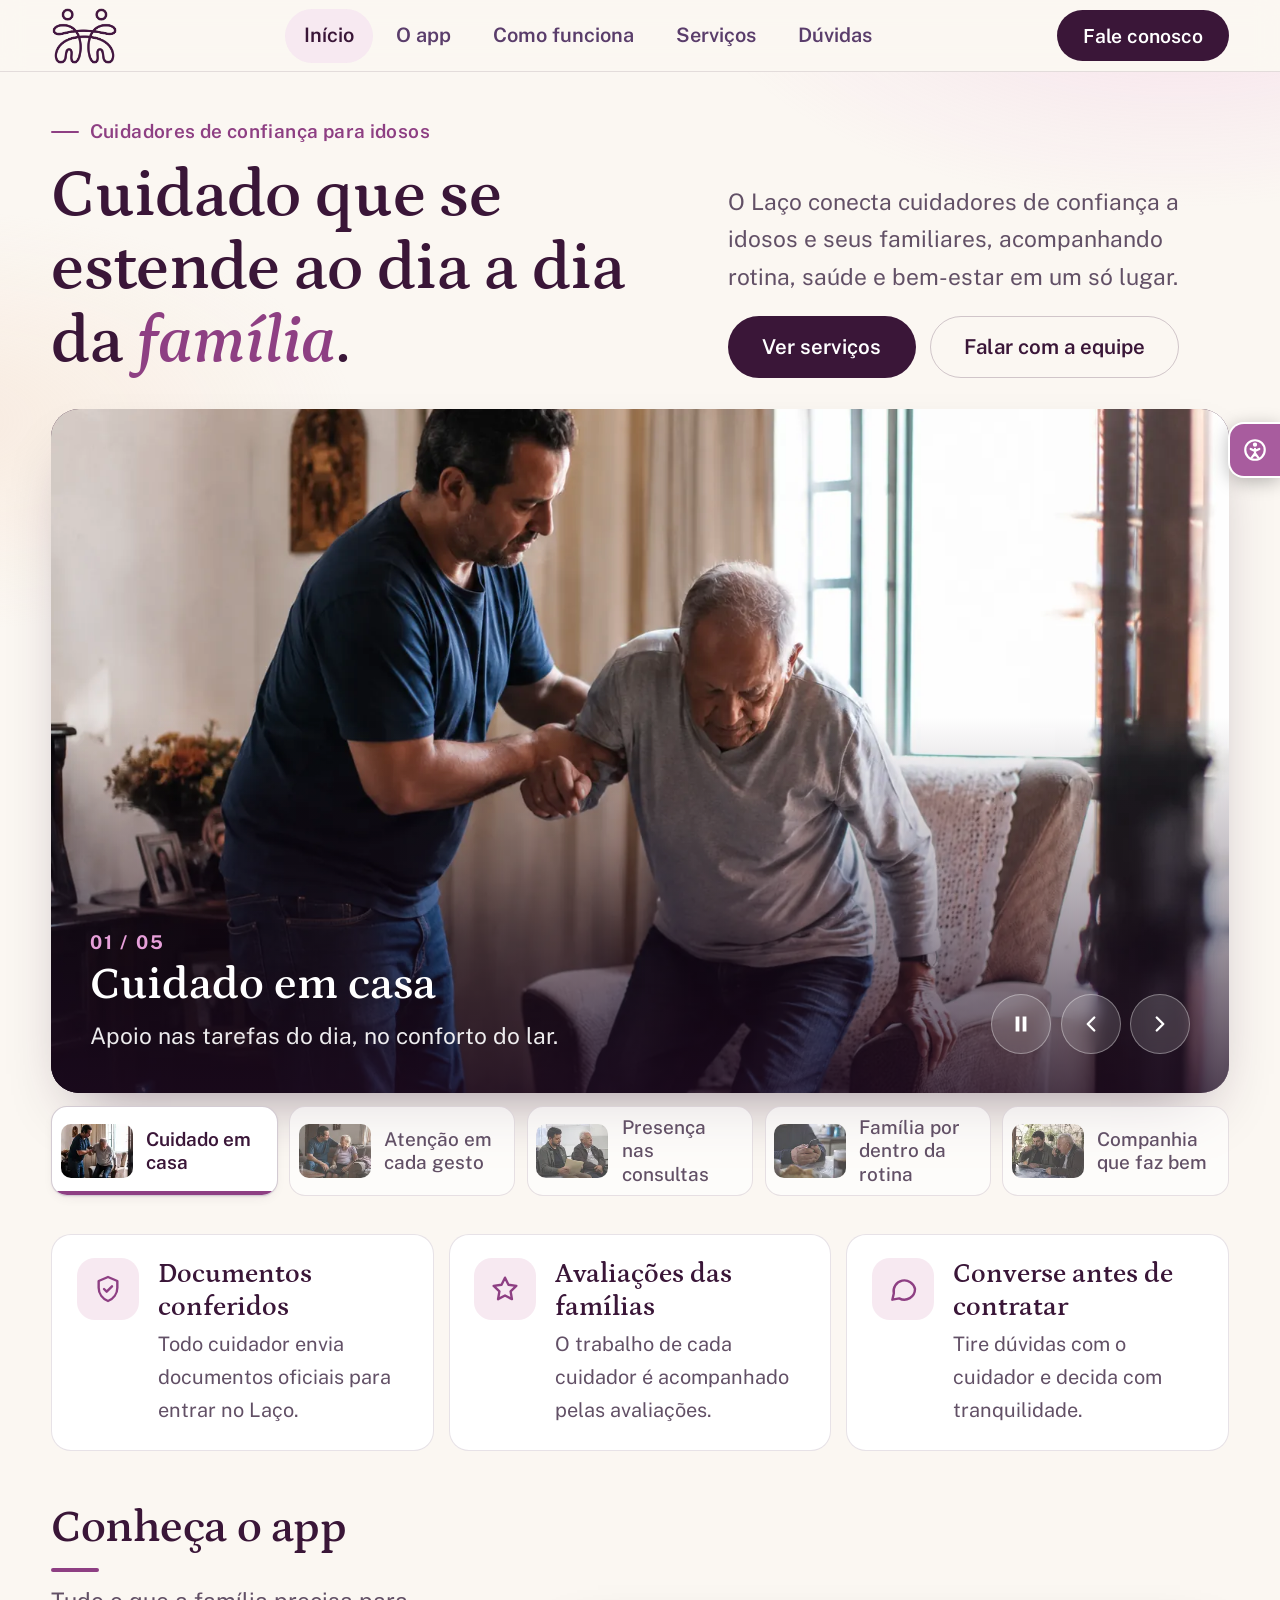
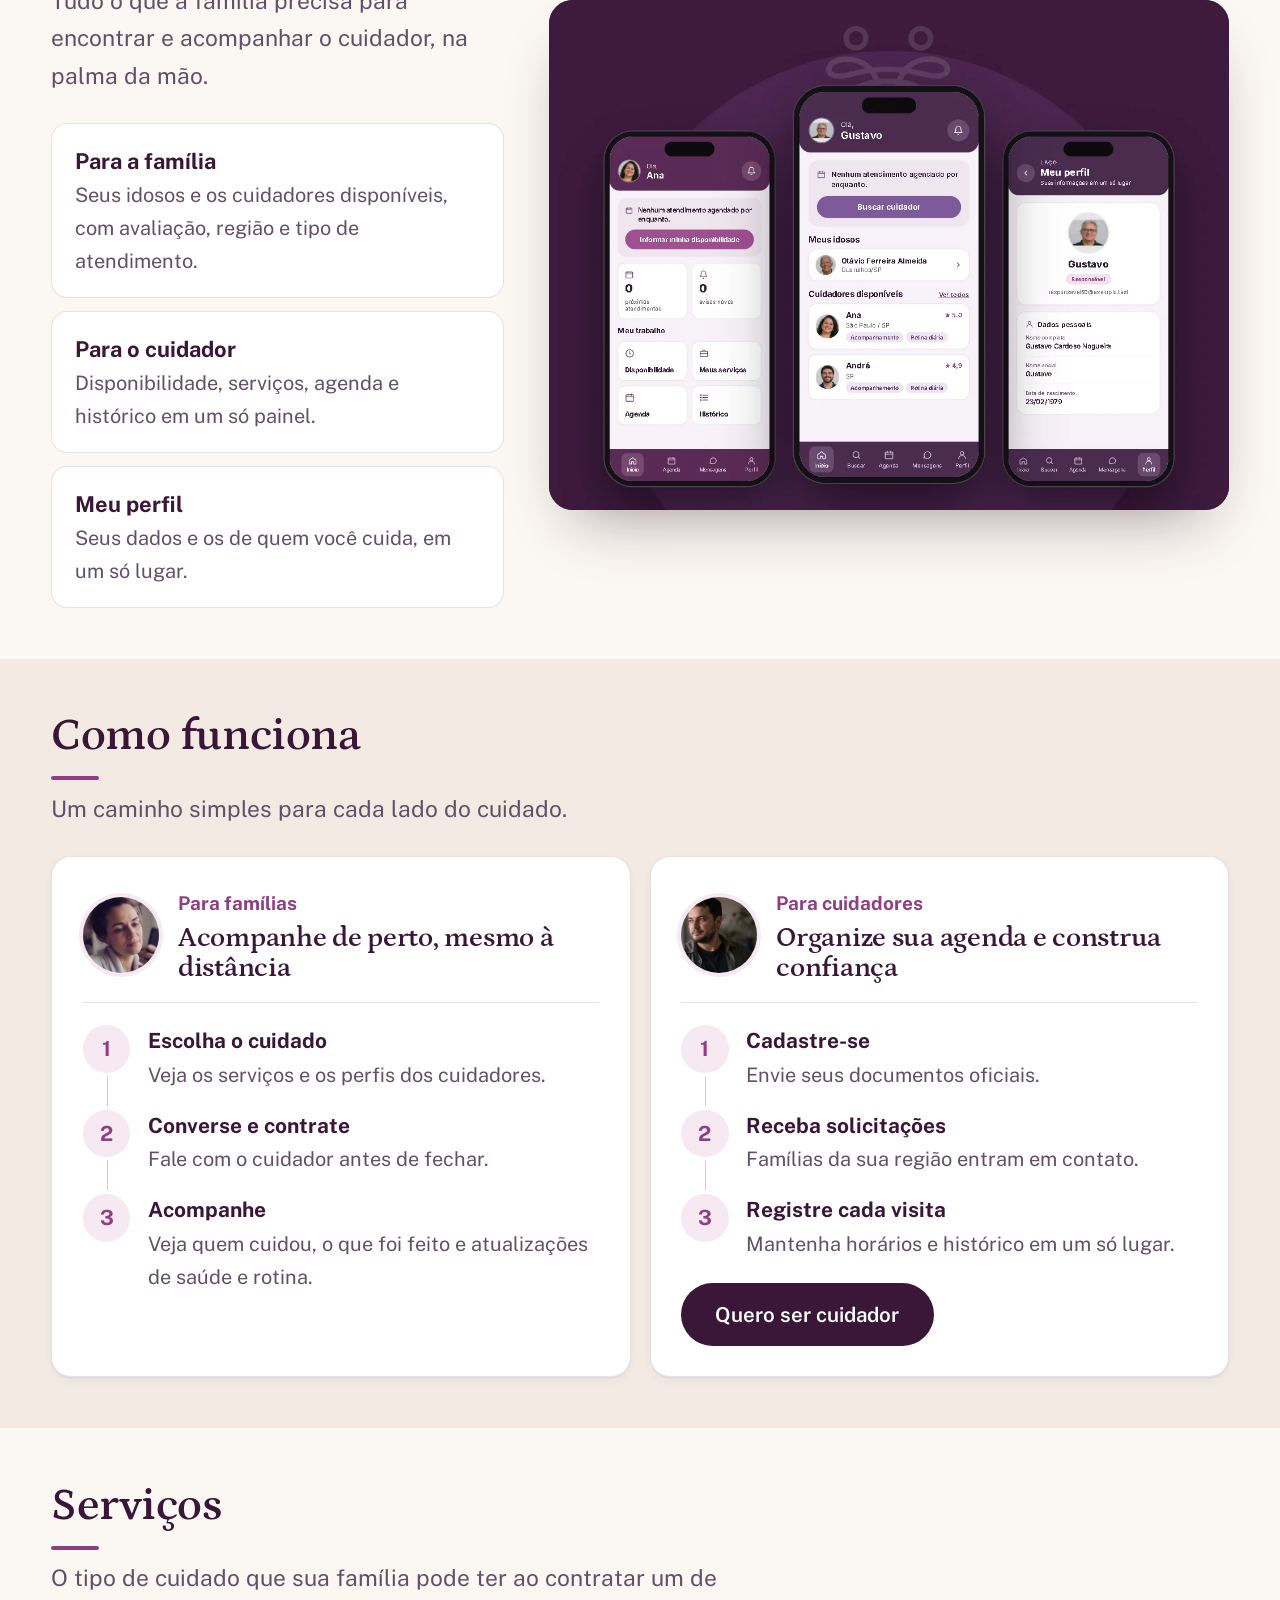
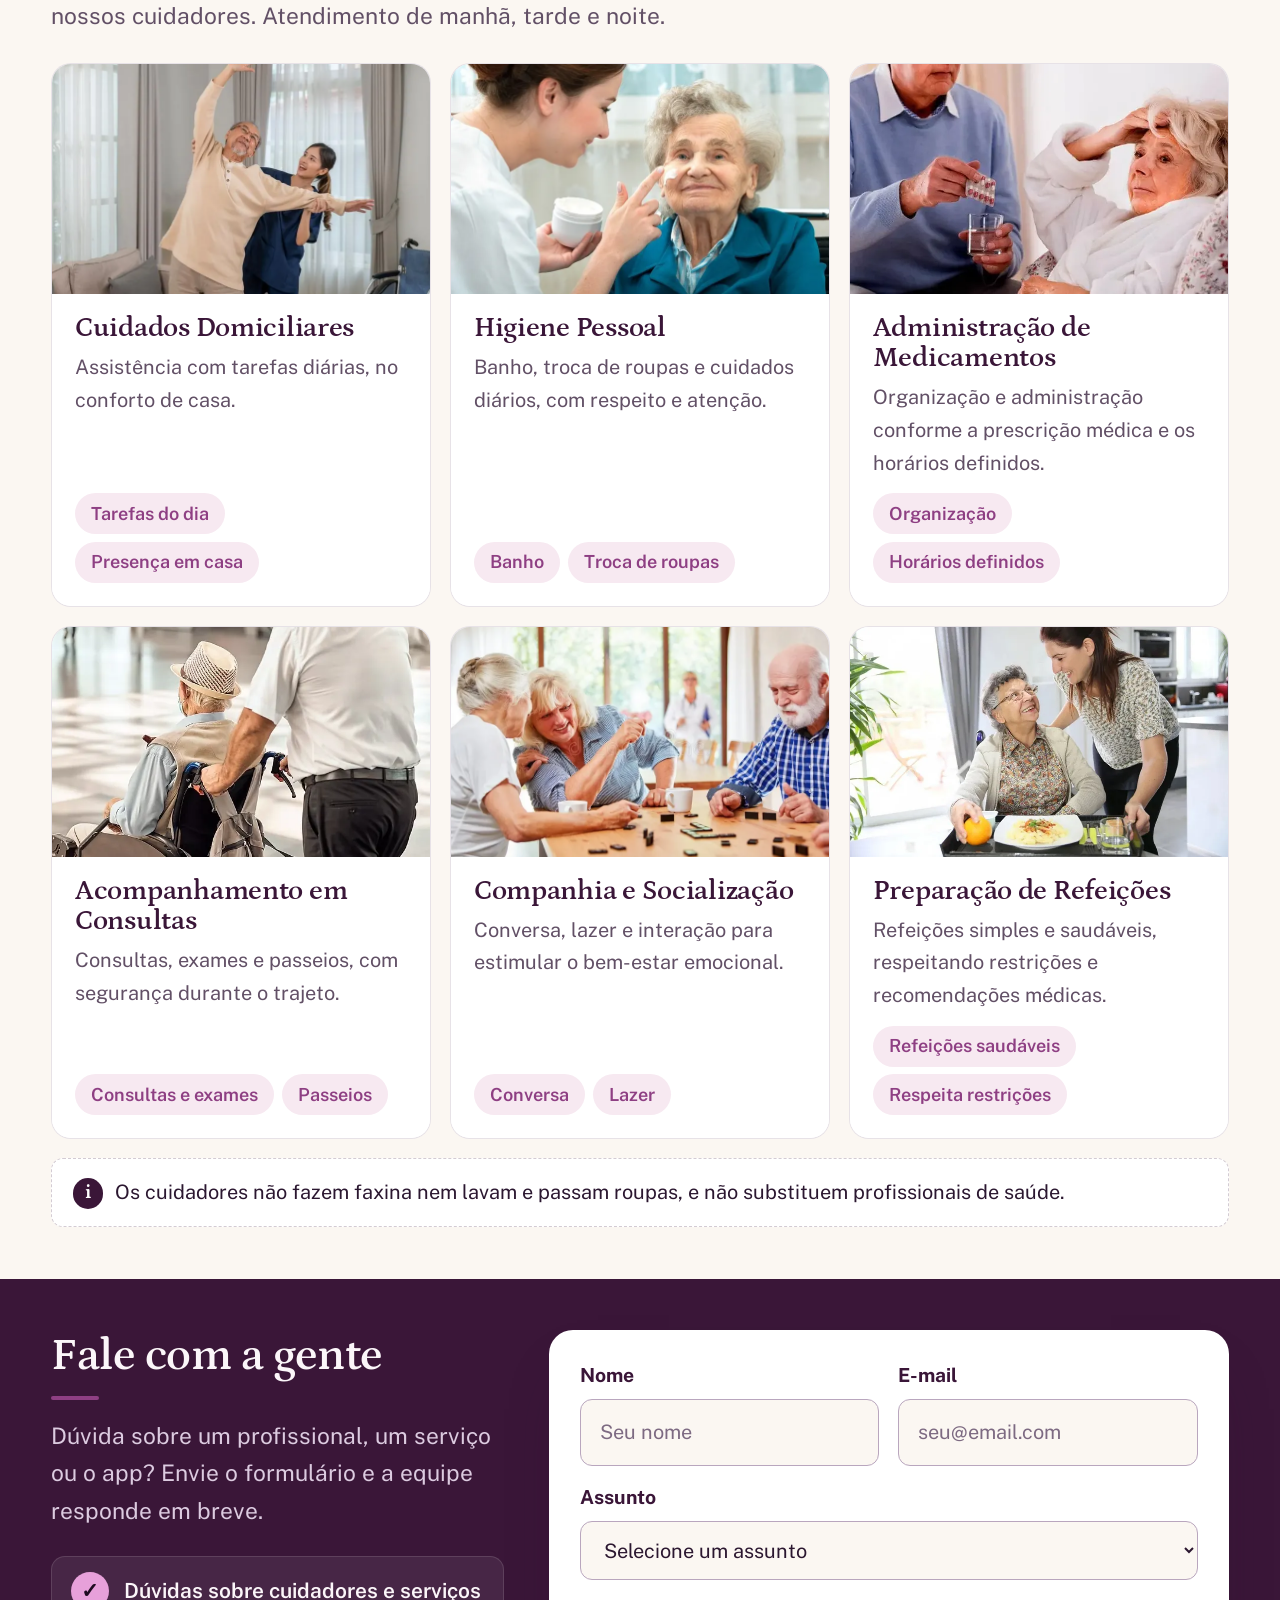
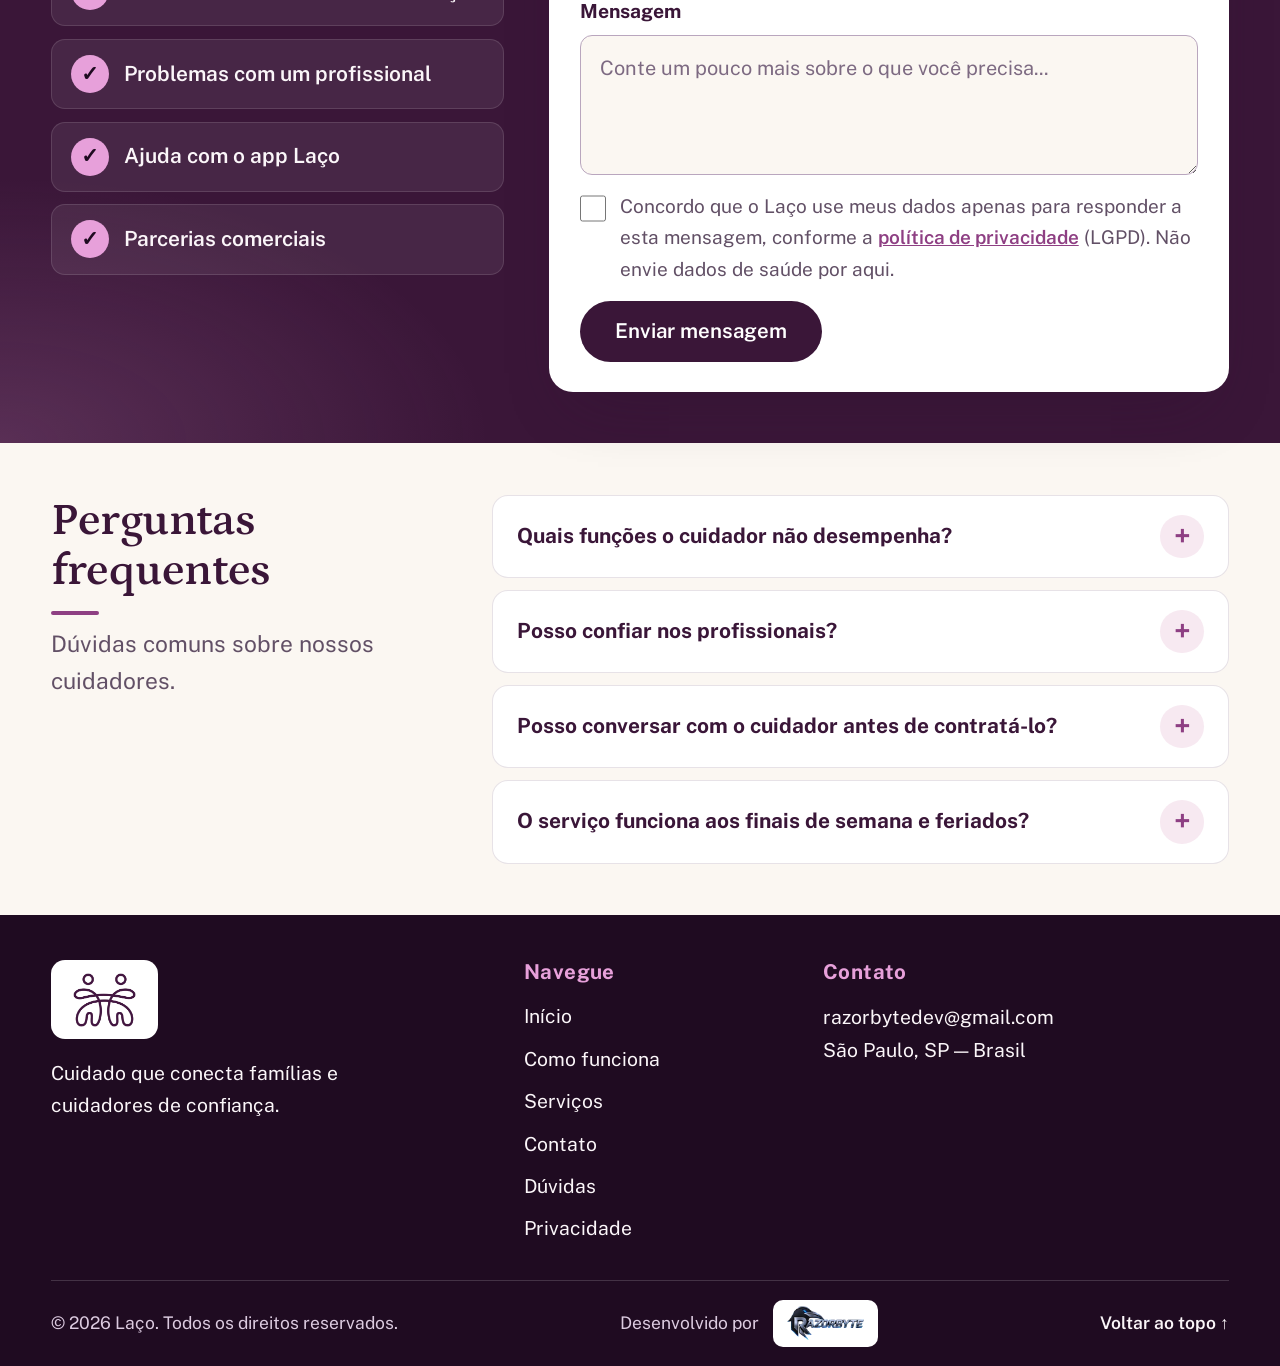
<file: index2.html>
<!DOCTYPE html>
<html lang="pt-BR">
<head>
<meta charset="UTF-8">
<meta name="viewport" content="width=device-width, initial-scale=1.0">
<title>Laço — Cuidado que conecta famílias e cuidadores</title>
<meta name="description" content="O Laço conecta cuidadores de confiança a idosos e suas famílias, acompanhando rotina, saúde e bem-estar em um só lugar.">
<meta name="theme-color" content="#2E1230">
<meta property="og:title" content="Laço — Cuidado que conecta">
<meta property="og:description" content="Cuidadores de confiança, escolhidos pela família, com histórico de cada visita.">
<meta property="og:type" content="website">
<meta property="og:image" content="imgLaco/og-laco.jpg">
<link rel="icon" href="./imgLaco/logo-laco.webp" type="image/webp">
<link rel="preconnect" href="https://fonts.googleapis.com">
<link rel="preconnect" href="https://fonts.gstatic.com" crossorigin>
<link href="https://fonts.googleapis.com/css2?family=Petrona:wght@500;600;700&family=Public+Sans:wght@400;500;600;700&display=swap" rel="stylesheet">
<link rel="stylesheet" href="style2.css">
<link rel="stylesheet" href="acessibilidade.css">
</head>
<body>
<a class="a11y-skip-link" href="#conteudo">Pular para o conteúdo principal</a>

<header class="header">
  <div class="w">
    <a class="logo" href="#home"><img src="./imgLaco/logo-laco.webp" alt="Laço — início" width="240" height="207"></a>
    <nav class="nav" aria-label="Principal">
      <a href="#home">Início</a><a href="#app">O app</a><a href="#fluxos">Como funciona</a><a href="#trabalhos">Serviços</a><a href="#perguntas">Dúvidas</a>
    </nav>
    <a href="#contato" class="btn btn-deep">Fale conosco</a>
  </div>
</header>

<main id="conteudo">
<section id="home" class="hero">
  <div class="w hero-top">
    <div class="hero-copy">
      <span class="eyebrow">Cuidadores de confiança para idosos</span>
      <h1>Cuidado que se estende ao dia a dia da <em>família</em>.</h1>
    </div>
    <div class="hero-side">
      <p class="lead">O Laço conecta cuidadores de confiança a idosos e seus familiares, acompanhando rotina, saúde e bem-estar em um só lugar.</p>
      <div class="actions">
        <a href="#trabalhos" class="btn btn-deep">Ver serviços</a>
        <a href="#contato" class="btn btn-ghost">Falar com a equipe</a>
      </div>
    </div>
  </div>

  <div class="w">
    <div class="carousel is-playing" id="stage" tabindex="0" role="region" aria-roledescription="carrossel" aria-label="Fotos do Laço — use as setas do teclado para navegar">
      <div class="slider" id="slider">
        <figure class="slide on" data-cap="Cuidado em casa" data-desc="Apoio nas tarefas do dia, no conforto do lar."><img src="./imgLaco/v1.webp" data-thumb="./imgLaco/v1-mini.webp" alt="Cuidador auxiliando um idoso a levantar da poltrona em casa" width="1200" height="800" fetchpriority="high"></figure>
        <figure class="slide" data-cap="Atenção em cada gesto" data-desc="Cuidado feito com calma, respeito e carinho." aria-hidden="true"><img src="./imgLaco/v2.webp" data-thumb="./imgLaco/v2-mini.webp" alt="Momento de cuidado entre cuidador e idoso" width="1200" height="800" loading="lazy"></figure>
        <figure class="slide" data-cap="Presença nas consultas" data-desc="Companhia segura em consultas, exames e trajetos." aria-hidden="true"><img src="./imgLaco/v3.webp" data-thumb="./imgLaco/v3-mini.webp" alt="Idoso acompanhado durante uma consulta" width="1200" height="800" loading="lazy"></figure>
        <figure class="slide" data-cap="Família por dentro da rotina" data-desc="Atualizações de cada visita, mesmo à distância." aria-hidden="true"><img src="./imgLaco/v4.webp" data-thumb="./imgLaco/v4-mini.webp" alt="Família acompanhando a rotina de cuidado pelo app" width="1200" height="800" loading="lazy"></figure>
        <figure class="slide" data-cap="Companhia que faz bem" data-desc="Conversa e convivência que fazem o dia mais leve." aria-hidden="true"><img src="./imgLaco/v5.webp" data-thumb="./imgLaco/v5-mini.webp" alt="Cuidador e idoso em momento de companhia" width="1200" height="800" loading="lazy"></figure>
      </div>
      <div class="cap-box">
        <span class="count" id="count" aria-hidden="true">01 / 05</span>
        <p class="cap" id="cap" aria-live="polite">Cuidado em casa</p>
        <p class="cap-desc" id="capDesc">Apoio nas tarefas do dia, no conforto do lar.</p>
      </div>
      <div class="ctrls">
        <button class="sbtn" id="pause" type="button" aria-label="Pausar apresentação"><svg width="18" height="18" viewBox="0 0 24 24" aria-hidden="true"><path class="i-pause" d="M7 5h3.5v14H7zM13.5 5H17v14h-3.5z" fill="currentColor"/><path class="i-play" d="M8 5v14l11-7z" fill="currentColor"/></svg></button>
        <button class="sbtn prev" type="button" aria-label="Foto anterior"><svg width="20" height="20" viewBox="0 0 24 24" fill="none" stroke="currentColor" stroke-width="2.2" stroke-linecap="round" stroke-linejoin="round" aria-hidden="true"><path d="M15 18l-6-6 6-6"/></svg></button>
        <button class="sbtn next" type="button" aria-label="Próxima foto"><svg width="20" height="20" viewBox="0 0 24 24" fill="none" stroke="currentColor" stroke-width="2.2" stroke-linecap="round" stroke-linejoin="round" aria-hidden="true"><path d="M9 18l6-6-6-6"/></svg></button>
      </div>
    </div>
    <div class="thumbs" id="thumbs" aria-label="Escolher foto"></div>
  </div>
</section>

<section class="trust" aria-label="Por que confiar no Laço">
  <ul class="w trust-grid">
    <li>
      <span class="ico" aria-hidden="true"><svg width="24" height="24" viewBox="0 0 24 24" fill="none" stroke="currentColor" stroke-width="1.8" stroke-linecap="round" stroke-linejoin="round"><path d="M12 3l7 3v5c0 4.5-3 8.3-7 10-4-1.7-7-5.5-7-10V6z"/><path d="M9 12l2 2 4-4"/></svg></span>
      <div><strong>Documentos conferidos</strong>Todo cuidador envia documentos oficiais para entrar no Laço.</div>
    </li>
    <li>
      <span class="ico" aria-hidden="true"><svg width="24" height="24" viewBox="0 0 24 24" fill="none" stroke="currentColor" stroke-width="1.8" stroke-linecap="round" stroke-linejoin="round"><path d="M12 3.5l2.6 5.3 5.9.9-4.3 4.1 1 5.8L12 16.9l-5.2 2.7 1-5.8L3.5 9.7l5.9-.9z"/></svg></span>
      <div><strong>Avaliações das famílias</strong>O trabalho de cada cuidador é acompanhado pelas avaliações.</div>
    </li>
    <li>
      <span class="ico" aria-hidden="true"><svg width="24" height="24" viewBox="0 0 24 24" fill="none" stroke="currentColor" stroke-width="1.8" stroke-linecap="round" stroke-linejoin="round"><path d="M21 12a8 8 0 0 1-11.8 7L4 20l1.1-4.6A8 8 0 1 1 21 12z"/></svg></span>
      <div><strong>Converse antes de contratar</strong>Tire dúvidas com o cuidador e decida com tranquilidade.</div>
    </li>
  </ul>
</section>

<section id="app" class="app">
  <div class="w app-grid">
    <div class="app-txt">
      <div class="head"><h2>Conheça o app</h2><p class="lead">Tudo o que a família precisa para encontrar e acompanhar o cuidador, na palma da mão.</p></div>
      <ul class="app-list">
        <li><b>Para a família</b>Seus idosos e os cuidadores disponíveis, com avaliação, região e tipo de atendimento.</li>
        <li><b>Para o cuidador</b>Disponibilidade, serviços, agenda e histórico em um só painel.</li>
        <li><b>Meu perfil</b>Seus dados e os de quem você cuida, em um só lugar.</li>
      </ul>
    </div>
    <figure class="app-fig">
      <img src="./imgLaco/app-celulares.webp" alt="Três telas do app Laço: painel do cuidador, início da família com cuidadores disponíveis e perfil" width="1200" height="900" loading="lazy">
    </figure>
  </div>
</section>

<section id="fluxos">
  <div class="w">
    <div class="head"><h2>Como funciona</h2><p class="lead">Um caminho simples para cada lado do cuidado.</p></div>
    <div class="fl">
      <article class="fluxo">
        <header><img src="./imgLaco/fluxo-familia.webp" alt="" width="160" height="160" loading="lazy"><div><span class="tag">Para famílias</span><h3>Acompanhe de perto, mesmo à distância</h3></div></header>
        <ol>
          <li><b>Escolha o cuidado</b>Veja os serviços e os perfis dos cuidadores.</li>
          <li><b>Converse e contrate</b>Fale com o cuidador antes de fechar.</li>
          <li><b>Acompanhe</b>Veja quem cuidou, o que foi feito e atualizações de saúde e rotina.</li>
        </ol>
      </article>
      <article class="fluxo">
        <header><img src="./imgLaco/fluxo-cuidador.webp" alt="" width="160" height="160" loading="lazy"><div><span class="tag">Para cuidadores</span><h3>Organize sua agenda e construa confiança</h3></div></header>
        <ol>
          <li><b>Cadastre-se</b>Envie seus documentos oficiais.</li>
          <li><b>Receba solicitações</b>Famílias da sua região entram em contato.</li>
          <li><b>Registre cada visita</b>Mantenha horários e histórico em um só lugar.</li>
        </ol>
        <a class="btn btn-deep fluxo-cta" href="#contato" data-assunto="Quero ser cuidador">Quero ser cuidador</a>
      </article>
    </div>
  </div>
</section>

<section id="trabalhos">
  <div class="w">
    <div class="head"><h2>Serviços</h2><p class="lead">O tipo de cuidado que sua família pode ter ao contratar um de nossos cuidadores. Atendimento de manhã, tarde e noite.</p></div>
    <div class="cards">
      <article class="card"><img src="./imgLaco/servico-domiciliar.webp" alt="" width="760" height="570" loading="lazy"><div class="cb"><h3>Cuidados Domiciliares</h3><p>Assistência com tarefas diárias, no conforto de casa.</p><ul class="tags"><li>Tarefas do dia</li><li>Presença em casa</li></ul></div></article>
      <article class="card"><img src="./imgLaco/servico-higiene.webp" alt="" width="760" height="486" loading="lazy"><div class="cb"><h3>Higiene Pessoal</h3><p>Banho, troca de roupas e cuidados diários, com respeito e atenção.</p><ul class="tags"><li>Banho</li><li>Troca de roupas</li></ul></div></article>
      <article class="card"><img src="./imgLaco/servico-medicamentos.webp" alt="" width="760" height="389" loading="lazy"><div class="cb"><h3>Administração de Medicamentos</h3><p>Organização e administração conforme a prescrição médica e os horários definidos.</p><ul class="tags"><li>Organização</li><li>Horários definidos</li></ul></div></article>
      <article class="card"><img src="./imgLaco/servico-consultas.webp" alt="" width="640" height="426" loading="lazy"><div class="cb"><h3>Acompanhamento em Consultas</h3><p>Consultas, exames e passeios, com segurança durante o trajeto.</p><ul class="tags"><li>Consultas e exames</li><li>Passeios</li></ul></div></article>
      <article class="card"><img src="./imgLaco/servico-companhia.webp" alt="" width="800" height="534" loading="lazy"><div class="cb"><h3>Companhia e Socialização</h3><p>Conversa, lazer e interação para estimular o bem-estar emocional.</p><ul class="tags"><li>Conversa</li><li>Lazer</li></ul></div></article>
      <article class="card"><img src="./imgLaco/servico-refeicoes.webp" alt="" width="760" height="456" loading="lazy"><div class="cb"><h3>Preparação de Refeições</h3><p>Refeições simples e saudáveis, respeitando restrições e recomendações médicas.</p><ul class="tags"><li>Refeições saudáveis</li><li>Respeita restrições</li></ul></div></article>
    </div>
    <p class="note">Os cuidadores não fazem faxina nem lavam e passam roupas, e não substituem profissionais de saúde.</p>
  </div>
</section>

<section id="contato" class="dark">
  <div class="w ct">
    <div>
      <h2>Fale com a gente</h2>
      <p class="lead">Dúvida sobre um profissional, um serviço ou o app? Envie o formulário e a equipe responde em breve.</p>
      <ul class="ct-list" aria-label="O que você pode tratar por aqui">
        <li><span aria-hidden="true">&#10003;</span>Dúvidas sobre cuidadores e serviços</li>
        <li><span aria-hidden="true">&#10003;</span>Problemas com um profissional</li>
        <li><span aria-hidden="true">&#10003;</span>Ajuda com o app Laço</li>
        <li><span aria-hidden="true">&#10003;</span>Parcerias comerciais</li>
      </ul>

    </div>
    <form class="form" id="form" action="enviarSac.php" method="POST">
      <div class="msg ok" id="ok" role="status" hidden>Mensagem enviada! Logo entraremos em contato.</div>
      <div class="msg err" id="err" role="alert" hidden>Não foi possível enviar. Tente de novo ou ligue para (11) 99972-4272.</div>
      <div class="row">
        <div class="f"><label for="nome">Nome</label><input id="nome" name="nome" type="text" autocomplete="name" maxlength="100" placeholder="Seu nome" required></div>
        <div class="f"><label for="email">E-mail</label><input id="email" name="email" type="email" autocomplete="email" maxlength="150" placeholder="seu@email.com" required></div>
      </div>
      <div class="f"><label for="assunto">Assunto</label>
        <select id="assunto" name="assunto" required>
          <option value="">Selecione um assunto</option>
          <option>Quero ser cuidador</option>
          <option>Parceria comercial</option>
          <option>Problemas com profissionais</option>
          <option>Problemas com o app Laço</option>
          <option>Dúvidas</option>
          <option>Outro</option>
        </select></div>
      <div class="f"><label for="msg">Mensagem</label><textarea id="msg" name="mensagem" maxlength="2000" placeholder="Conte um pouco mais sobre o que você precisa..." required></textarea></div>
      <div class="hp" aria-hidden="true"><label>Não preencha <input name="website" tabindex="-1" autocomplete="off"></label></div>
      <label class="chk"><input type="checkbox" name="consentimento" required> <span>Concordo que o Laço use meus dados apenas para responder a esta mensagem, conforme a <a href="privacidade.html">política de privacidade</a> (LGPD). Não envie dados de saúde por aqui.</span></label>
      <button class="btn btn-deep" id="enviar" type="submit">Enviar mensagem</button>
    </form>
  </div>
</section>

<section id="perguntas">
  <div class="w">
    <div class="head"><h2>Perguntas frequentes</h2><p class="lead">Dúvidas comuns sobre nossos cuidadores.</p></div>
    <div class="faq">
      <details><summary>Quais funções o cuidador não desempenha?</summary><p>O cuidador não faz trabalhos domésticos: não lava nem passa roupas e não faz faxina nas residências.</p></details>
      <details><summary>Posso confiar nos profissionais?</summary><p>Todos passam por um processo de seleção, com envio de documentos oficiais e acompanhamento constante pelas avaliações de clientes.</p></details>
      <details><summary>Posso conversar com o cuidador antes de contratá-lo?</summary><p>Sim. Você pode entrar em contato antes da contratação para tirar dúvidas, conhecer a experiência e garantir que ele atende às necessidades do idoso.</p></details>
      <details><summary>O serviço funciona aos finais de semana e feriados?</summary><p>Sim. Depende da disponibilidade de cada cuidador. No perfil do profissional você vê os horários de atendimento.</p></details>
    </div>
  </div>
</section>
</main>

<footer class="footer">
  <div class="w fg">
    <div class="fbrand">
      <a class="plate" href="#home"><img src="./imgLaco/logo-laco.webp" alt="Laço — início" width="240" height="207" loading="lazy"></a>
      <p>Cuidado que conecta famílias e cuidadores de confiança.</p>
    </div>
    <nav aria-label="Rodapé">
      <p class="ft">Navegue</p>
      <ul><li><a href="#home">Início</a></li><li><a href="#fluxos">Como funciona</a></li><li><a href="#trabalhos">Serviços</a></li><li><a href="#contato">Contato</a></li><li><a href="#perguntas">Dúvidas</a></li><li><a href="privacidade.html">Privacidade</a></li></ul>
    </nav>
    <div>
      <p class="ft">Contato</p>
      <address class="addr"><a href="mailto:razorbytedev@gmail.com">razorbytedev@gmail.com</a><br>São Paulo, SP — Brasil</address>
    </div>
  </div>
  <div class="w legal">
    <p>&copy; <span id="ano">2026</span> Laço. Todos os direitos reservados.</p>
    <div class="by"><span>Desenvolvido por</span><a class="plate sm" href="./index.html"><img src="./imgLaco/logo-razorbyte.webp" alt="RazorByte" width="240" height="106" loading="lazy"></a></div>
    <a class="top" href="#home">Voltar ao topo &#8593;</a>
  </div>
</footer>

<script>
(function(){
  // Carrossel: troca automática quando a barra de progresso da miniatura termina.
  var stage=document.getElementById('stage'),s=stage.querySelectorAll('.slide'),n=s.length,th=document.getElementById('thumbs'),
      pause=document.getElementById('pause'),cap=document.getElementById('cap'),capDesc=document.getElementById('capDesc'),
      count=document.getElementById('count'),i=0,tb=[];
  function pad(x){return (x<10?'0':'')+x}
  s.forEach(function(el,k){var b=document.createElement('button');b.type='button';b.className='thumb';
    b.setAttribute('aria-label','Foto '+(k+1)+' de '+n+': '+el.dataset.cap);
    var im=el.querySelector('img');
    b.innerHTML='<img src="'+(im.dataset.thumb||im.getAttribute('src'))+'" alt="" width="160" height="106">'+
      '<span class="thumb-txt">'+el.dataset.cap+'</span><span class="bar" aria-hidden="true"></span>';
    b.onclick=function(){go(k)};
    b.querySelector('.bar').addEventListener('animationend',function(){if(k===i)go(i+1)});
    th.appendChild(b);tb.push(b)});
  function go(x){i=(x+n)%n;
    s.forEach(function(el,k){el.classList.toggle('on',k===i);el.setAttribute('aria-hidden',k!==i)});
    tb.forEach(function(b,k){b.setAttribute('aria-current',k===i)});
    cap.textContent=s[i].dataset.cap;capDesc.textContent=s[i].dataset.desc||'';count.textContent=pad(i+1)+' / '+pad(n)}
  function setPlaying(p){stage.classList.toggle('is-playing',p);th.classList.toggle('is-playing',p);
    pause.setAttribute('aria-label',p?'Pausar apresentação':'Reproduzir apresentação');pause.classList.toggle('paused',!p)}
  document.addEventListener('a11ypreferencechange',function(e){if(e.detail.motion&&stage.classList.contains('is-playing'))setPlaying(false)});
  stage.querySelector('.prev').onclick=function(){go(i-1)};
  stage.querySelector('.next').onclick=function(){go(i+1)};
  pause.onclick=function(){setPlaying(!stage.classList.contains('is-playing'))};
  stage.addEventListener('keydown',function(e){if(e.key==='ArrowLeft')go(i-1);if(e.key==='ArrowRight')go(i+1)});
  // pausa a barra enquanto o mouse ou o foco estão no carrossel
  function hold(on){th.classList.toggle('hold',on)}
  stage.addEventListener('mouseenter',function(){hold(true)});stage.addEventListener('mouseleave',function(){hold(false)});
  stage.addEventListener('focusin',function(){hold(true)});stage.addEventListener('focusout',function(){hold(false)});
  var x0=null;stage.addEventListener('touchstart',function(e){x0=e.touches[0].clientX},{passive:true});
  stage.addEventListener('touchend',function(e){if(x0===null)return;var d=e.changedTouches[0].clientX-x0;if(Math.abs(d)>40)go(i+(d<0?1:-1));x0=null});
  // autoplay sempre ligado; com "reduzir movimento" o CSS só tira o zoom/fade das fotos
  go(0);setPlaying(true);

    // Formulário: estado de envio e campos preservados em caso de erro
  var f=document.getElementById('form'),ids=['nome','email','assunto','msg'],q=new URLSearchParams(location.search);
  f.addEventListener('submit',function(){
    try{var s={};ids.forEach(function(x){s[x]=document.getElementById(x).value});sessionStorage.setItem('laco',JSON.stringify(s))}catch(e){}
    var e=document.getElementById('enviar');e.disabled=true;e.textContent='Enviando…'});
  if(q.get('enviado')==='1'){document.getElementById('ok').hidden=false;try{sessionStorage.removeItem('laco')}catch(e){}}
  else if(q.has('enviado')||q.has('erros')){var er=document.getElementById('err');er.hidden=false;
    if(q.get('erros'))er.textContent=q.get('erros').split('|').join(' • ');
    try{var d=JSON.parse(sessionStorage.getItem('laco')||'{}');ids.forEach(function(x){if(d[x])document.getElementById(x).value=d[x]})}catch(e){}}
  if(q.has('enviado')||q.has('erros'))history.replaceState(null,'',location.pathname+'#contato');
  var links={};document.querySelectorAll('.nav a').forEach(function(a){links[a.getAttribute('href').slice(1)]=a});
  if('IntersectionObserver' in window){var io=new IntersectionObserver(function(es){es.forEach(function(e){if(e.isIntersecting){
    for(var k in links)links[k].removeAttribute('aria-current');if(links[e.target.id])links[e.target.id].setAttribute('aria-current','true')}})},{rootMargin:'-40% 0px -55% 0px'});
    Object.keys(links).forEach(function(id){var el=document.getElementById(id);if(el)io.observe(el)})}
  document.getElementById('ano').textContent=new Date().getFullYear();
  document.querySelectorAll('[data-assunto]').forEach(function(b){b.addEventListener('click',function(){
    var sel=document.getElementById('assunto');sel.value=b.dataset.assunto;
    setTimeout(function(){document.getElementById('nome').focus({preventScroll:true})},500)})});
})();
</script>
<script src="acessibilidade.js" defer></script>
</body>
</html>
</file>
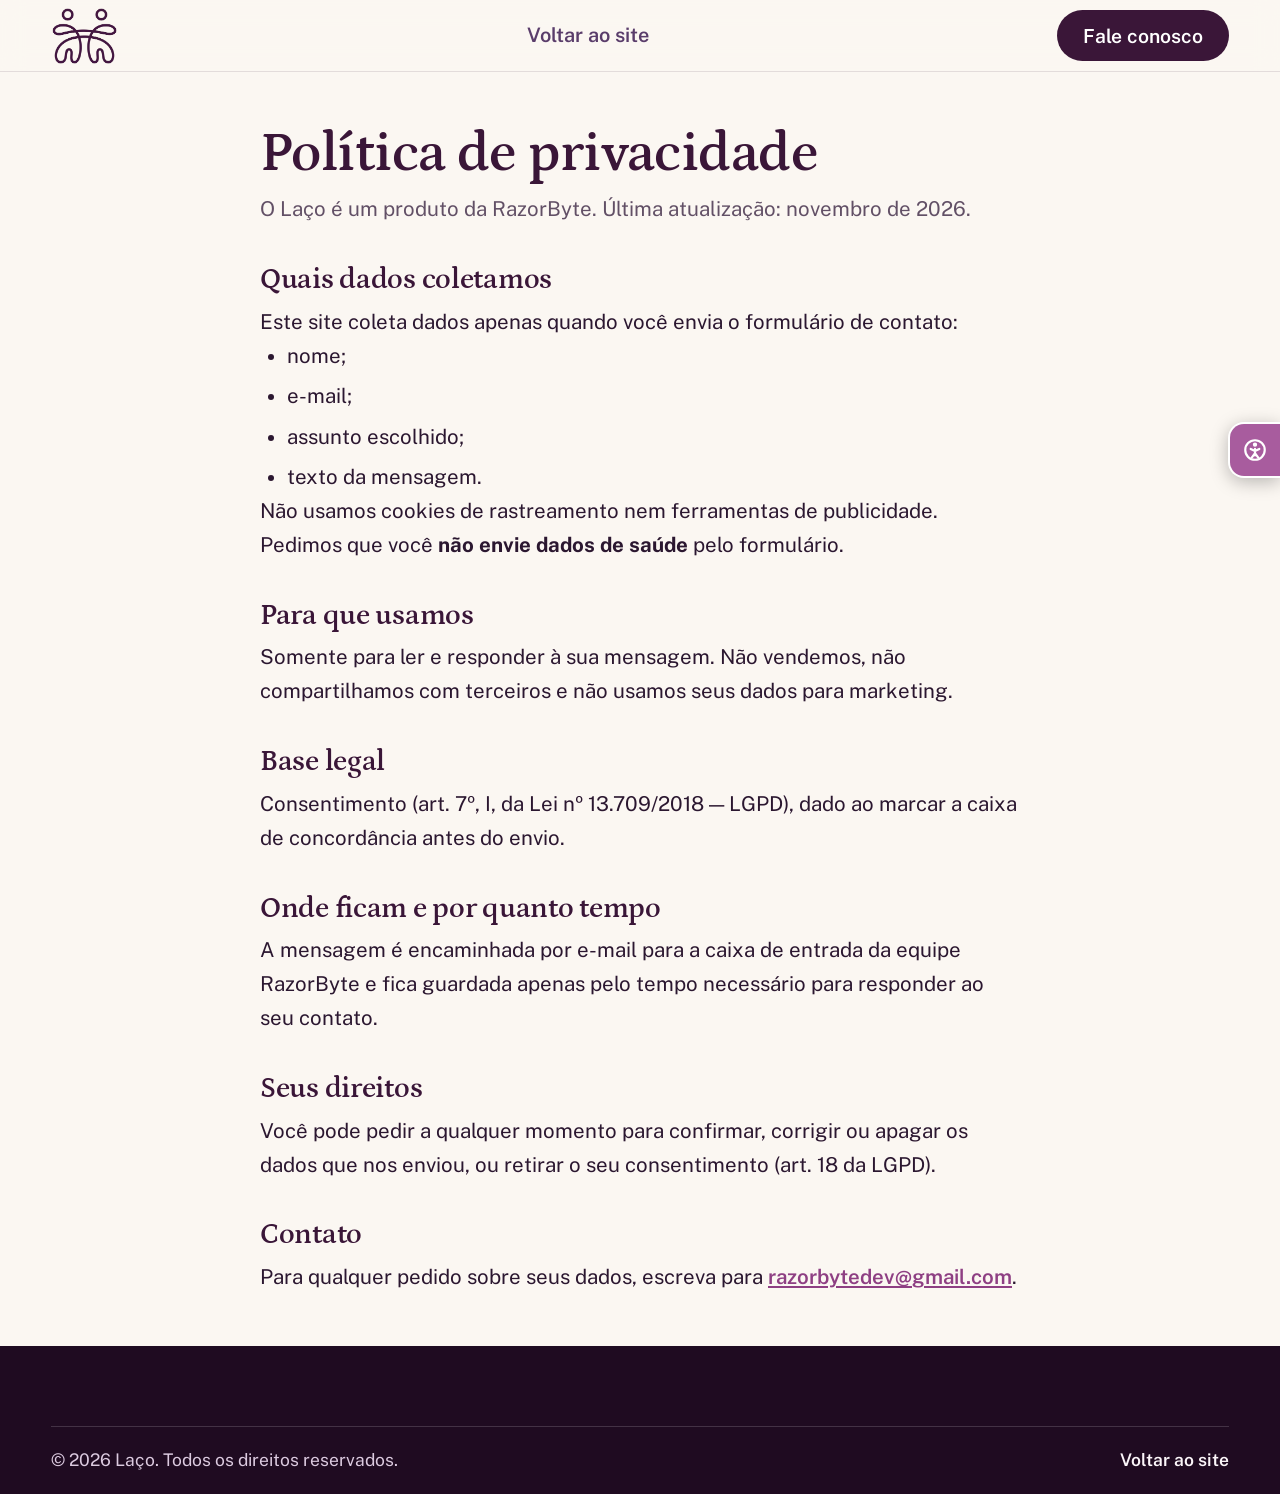
<file: privacidade.html>
<!DOCTYPE html>
<html lang="pt-BR">
<head>
<meta charset="UTF-8">
<meta name="viewport" content="width=device-width, initial-scale=1.0">
<title>Política de privacidade — Laço</title>
<meta name="description" content="Como o site do Laço trata os dados enviados pelo formulário de contato, conforme a LGPD.">
<meta name="theme-color" content="#3A1638">
<link rel="icon" href="./imgLaco/logo-laco.webp" type="image/webp">
<link rel="preconnect" href="https://fonts.googleapis.com">
<link rel="preconnect" href="https://fonts.gstatic.com" crossorigin>
<link href="https://fonts.googleapis.com/css2?family=Petrona:ital,wght@0,500;0,600;0,700;1,600&family=Public+Sans:wght@400;500;600;700&display=swap" rel="stylesheet">
<link rel="stylesheet" href="style2.css">
<link rel="stylesheet" href="acessibilidade.css">
<style>
  .doc{max-width:760px}
  .doc h1{font-size:clamp(2.2rem,4.4vw,3.2rem);margin-bottom:.4rem}
  .doc h2{font-size:1.5rem;margin:2rem 0 .5rem}
  .doc p,.doc li{color:var(--text);font-size:1.08rem}
  .doc ul{list-style:disc;padding-left:1.4rem;display:grid;gap:.35rem}
  .doc .upd{color:var(--muted)}
  .doc a{color:var(--plum);font-weight:600}
</style>
</head>
<body>
<a class="a11y-skip-link" href="#conteudo">Pular para o conteúdo principal</a>

<header class="header">
  <div class="w">
    <a class="logo" href="./index2.html"><img src="./imgLaco/logo-laco.webp" alt="Laço — voltar ao site" width="240" height="207"></a>
    <nav class="nav" aria-label="Principal"><a href="./index2.html">Voltar ao site</a></nav>
    <a href="./index2.html#contato" class="btn btn-deep">Fale conosco</a>
  </div>
</header>

<main id="conteudo">
<section>
  <article class="w doc">
    <h1>Política de privacidade</h1>
    <p class="upd">O Laço é um produto da RazorByte. Última atualização: novembro de 2026.</p>

    <h2>Quais dados coletamos</h2>
    <p>Este site coleta dados apenas quando você envia o formulário de contato:</p>
    <ul>
      <li>nome;</li>
      <li>e-mail;</li>
      <li>assunto escolhido;</li>
      <li>texto da mensagem.</li>
    </ul>
    <p>Não usamos cookies de rastreamento nem ferramentas de publicidade. Pedimos que você <strong>não envie dados de saúde</strong> pelo formulário.</p>

    <h2>Para que usamos</h2>
    <p>Somente para ler e responder à sua mensagem. Não vendemos, não compartilhamos com terceiros e não usamos seus dados para marketing.</p>

    <h2>Base legal</h2>
    <p>Consentimento (art. 7º, I, da Lei nº 13.709/2018 — LGPD), dado ao marcar a caixa de concordância antes do envio.</p>

    <h2>Onde ficam e por quanto tempo</h2>
    <p>A mensagem é encaminhada por e-mail para a caixa de entrada da equipe RazorByte e fica guardada apenas pelo tempo necessário para responder ao seu contato.</p>

    <h2>Seus direitos</h2>
    <p>Você pode pedir a qualquer momento para confirmar, corrigir ou apagar os dados que nos enviou, ou retirar o seu consentimento (art. 18 da LGPD).</p>

    <h2>Contato</h2>
    <p>Para qualquer pedido sobre seus dados, escreva para <a href="mailto:razorbytedev@gmail.com">razorbytedev@gmail.com</a>.</p>
  </article>
</section>
</main>

<footer class="footer">
  <div class="w legal">
    <p>&copy; 2026 Laço. Todos os direitos reservados.</p>
    <a class="top" href="./index2.html">Voltar ao site</a>
  </div>
</footer>

<script src="acessibilidade.js" defer></script>
</body>
</html>
</file>
<file: style.css>
/* ═══════════════════════════════════════════
   RAZORBYTE — CSS unificado
   ═══════════════════════════════════════════ */
   :root{
    /* ── paleta única ── */
    --papel:      #ffffff;
    --papel-2:    #F3F6FC;
    --branco:     #FFFFFF;
    --tinta:      #17150F;
    --tinta-60:   #5F5B50;
    --tinta-30:   #77736A;
    --linha:      #dfdfdf;
    --borda:      #E4E7EF;
  
    --azul:       #2F6FED;
    --azul-dark:  #1B4FC4;
    --azul-light: #EEF3FF;
    --azul-mid:   #B9CDFB;
    --cyan:       #61bdff;
  
    --ink:        #070B14;
    --ink-soft:   #101828;
    --ink-line:   rgba(255,255,255,0.09);
  
    --sombra:     0 6px 36px rgba(15,23,42,0.06);
    --sombra-md:  0 21px 66px rgba(15,23,42,0.12);
  
    --radius:     15px;
    --radius-sm:  9px;
    --trans:      0.22s ease;
    --ease-out:   cubic-bezier(0.22, 1, 0.36, 1);

    /* ── medidas globais: tudo alinha por aqui ── */
    --header-h:   80px;
    --sec-y:      clamp(56px, 6vw, 96px);   /* respiro vertical único das seções */
    --grid-line:  rgba(47,111,237,0.07);
    --grain: url("data:image/svg+xml;utf8,<svg xmlns='http://www.w3.org/2000/svg' width='160' height='160'><filter id='n'><feTurbulence type='fractalNoise' baseFrequency='.8' numOctaves='2' stitchTiles='stitch'/><feColorMatrix values='0 0 0 0 1 0 0 0 0 1 0 0 0 0 1 0 0 0 .6 0'/></filter><rect width='100%' height='100%' filter='url(%23n)'/></svg>");
    --gutter:     clamp(20px, 5vw, 96px);   /* margem lateral única */
    --wrap:       1560px;                   /* largura máxima do conteúdo */
  }
  
  *{ margin:0; padding:0; box-sizing:border-box; }
  
  html{
    scroll-behavior:smooth;
    scroll-padding-top: calc(var(--header-h) + 16px);
  }
  
  body{
    background: var(--papel);
    color: var(--tinta);
    font-family: 'DM Sans', sans-serif;
    font-size: 16px;          /* era 24px — corrigido */
    line-height: 1.65;
    overflow-x: hidden;
  }
  
  ::-webkit-scrollbar{ width:9px; }
  ::-webkit-scrollbar-track{ background: var(--papel-2); }
  ::-webkit-scrollbar-thumb{ background: var(--azul-mid); border-radius:99px; }
  ::selection{ background: var(--azul); color: #fff; }
  
  .grad-text{
    background: linear-gradient(90deg, var(--azul), var(--cyan));
    -webkit-background-clip: text;
    background-clip: text;
    color: transparent;
  }
  
  /* ─── FOCO ─── */
  a:focus-visible,
  button:focus-visible,
  input:focus-visible,
  textarea:focus-visible,
  select:focus-visible{
    outline: 2px solid var(--azul);
    outline-offset: 3px;
    border-radius: 4px;
  }
  
 /* ═══════════════════════════════════════════
   CABEÇALHO — full width
   ═══════════════════════════════════════════ */

.site-header{
  position: sticky;
  top: 0;
  z-index: 100;
  background: color-mix(in srgb, var(--branco) 85%, transparent);
  backdrop-filter: saturate(160%) blur(18px);
  -webkit-backdrop-filter: saturate(160%) blur(18px);
  border-bottom: 1px solid var(--linha);
}
.site-header::after{
  content: "";
  position: absolute;
  left: 15%;
  right: 15%;
  bottom: -1px;
  height: 1px;
  background: linear-gradient(90deg, transparent, var(--cyan), transparent);
  opacity: .55;
  pointer-events: none;
}

/* Full width — sem max-width, só padding lateral */
.site-header-inner{
  width: 100%;
  margin: 0 auto;
  padding: 0 var(--gutter);
  height: var(--header-h);
  display: grid;
  grid-template-columns: auto 1fr auto;   /* logo | nav central | ações */
  align-items: center;
  gap: 32px;
}

/* ── Logo ── */
.site-logo{
  display: flex;
  align-items: center;
  height: 100%;
  flex: 0 0 auto;
}
.site-logo img{
  height: 50px;
  width: auto;
  max-width: 250px;
  object-fit: contain;
}

/* ── Navegação (centralizada de verdade) ── */
.site-nav{
  display: flex;
  align-items: center;
  justify-content: center;
  justify-self: center;
  gap: 4px;
}
.site-nav a{
  font-family: 'DM Sans', sans-serif;
  font-size: 18px;
  font-weight: 500;
  line-height: 1;
  color: color-mix(in srgb, var(--tinta) 72%, transparent);
  text-decoration: none;
  padding: 14px 20px;
  border-radius: 12px;
  transition: color var(--trans), background var(--trans);
}
.site-nav a:hover{
  color: var(--azul-dark);
  background: color-mix(in srgb, var(--cyan) 8%, transparent);
}
.site-nav a.active{
  color: var(--azul-dark);
  background: var(--azul-light);
  box-shadow: inset 0 0 0 1px var(--azul-mid);
}

/* ── Ações (direita) ── */
.site-actions{
  display: flex;
  align-items: center;
  gap: 12px;
  justify-self: end;
}

.btn-cta{
  display: inline-flex;
  align-items: center;
  gap: 10px;
  height: 48px;
  padding: 0 26px;
  font-family: 'DM Sans', sans-serif;
  font-size: 17px;
  font-weight: 600;
  color: #fff;
  text-decoration: none;
  background: linear-gradient(135deg, var(--azul) 0%, var(--azul-dark) 100%);
  border-radius: 12px;
  box-shadow:
    inset 0 1px 0 rgba(255,255,255,0.22),
    0 0 0 1px color-mix(in srgb, var(--cyan) 30%, transparent),
    0 8px 26px color-mix(in srgb, var(--azul) 40%, transparent);
  transition: transform var(--trans), box-shadow var(--trans);
}
.btn-cta:hover{
  transform: translateY(-2px);
  box-shadow:
    inset 0 1px 0 rgba(255,255,255,0.28),
    0 0 0 1px color-mix(in srgb, var(--cyan) 55%, transparent),
    0 12px 36px color-mix(in srgb, var(--cyan) 45%, transparent);
}

  /* ═══════════════════════════════════════════
     BOTÕES PÍLULA
     ═══════════════════════════════════════════ */
  .pill{
    display:inline-flex;
    align-items:center;
    justify-content:center;
    font-family:'DM Sans', sans-serif;
    font-size:17px;
    font-weight:500;
    line-height:1;
    padding:14px 26px;
    border-radius:999px;
    text-decoration:none;
    border:1.5px solid transparent;
    cursor:pointer;
    transition: background var(--trans), color var(--trans), border-color var(--trans), transform 0.1s;
  }
  .pill:active{ transform: scale(0.97); }
  .pill-dark{ background: var(--tinta); color: var(--papel); }
  .pill-dark:hover{ background: var(--azul); }
  .pill-line{ color: var(--tinta); border-color: var(--tinta); }
  .pill-line:hover{ background: var(--tinta); color: var(--papel); }
  
  /* ═══════════════════════════════════════════
     HERO
     ═══════════════════════════════════════════ */
.hero-top{
position: relative; isolation: isolate; overflow: hidden; background: var(--papel);
  padding: clamp(40px, 5vw, 72px) 0 clamp(28px, 3.5vw, 48px);
}
.hero-top-inner{
display: flex; flex-direction: column; align-items: center; text-align: center;
  gap: clamp(20px, 2.4vw, 32px); margin: 0 auto; padding: 0 var(--gutter);
}
.hero-h1{
font-family:'Syne', sans-serif; font-weight:800;
  font-size: clamp(34px, 9vw, 116px); line-height: 1.06; letter-spacing:-0.03em; color: var(--tinta);
}
.hero-lead{
grid-column: 2; grid-row: 1; align-self: end; margin: 0; max-width: 30em;
  padding-left: 20px; border-left: 2px solid var(--azul-mid);
  font-size: clamp(18px, 1.5vw, 23px); line-height:1.6; color: var(--tinta-60);
}
.hero-actions{
grid-column: 2; grid-row: 2; display:flex; flex-wrap:wrap; align-items:center; gap:14px; margin: 0;
}
  .hero-actions .pill{ font-size: 18px; padding: 16px 32px; }
  
  @keyframes entrada{
    from{ opacity:0; transform: translateY(18px); }
    to  { opacity:1; transform:none; }
  }
  .hero-top-inner > *{ animation: entrada 0.8s var(--ease-out) both; }
  .hero-top-inner > :nth-child(2){ animation-delay:0.12s; }
  .hero-top-inner > :nth-child(3){ animation-delay:0.24s; }
  
  /* ── Palavra em destaque (estilo caixa com brilho) ── */
.hl{
  display: inline-block;
  box-sizing: content-box;
  padding: 0.04em 0.26em 0.1em;
  margin: 0 -0.04em;
  color: var(--azul-dark);
  white-space: nowrap;
  vertical-align: baseline;
  border-radius: 0.2em;
  border: 1px solid var(--azul-mid);
  background:
    radial-gradient(60% 130% at 15% 0%,  color-mix(in srgb, var(--cyan) 38%, transparent), transparent 70%),
    radial-gradient(50% 110% at 95% 100%, color-mix(in srgb, var(--azul-mid) 70%, transparent), transparent 70%),
    linear-gradient(var(--azul-light), var(--branco));
  box-shadow:
    inset 0 1px 0 rgba(255,255,255,0.9),
    0 10px 40px color-mix(in srgb, var(--azul) 18%, transparent);
  transition: width 0.55s var(--ease-out);
}
.hl-text{
  display: inline-block;
  transition: opacity .3s ease, filter .3s ease, transform .3s var(--ease-out);
}
.hl-text.out{
  opacity: 0;
  filter: blur(14px);
  transform: translateY(0.12em);
}

/* ── Lista de opções ── */
.hero-options{
display: inline-flex; flex-wrap: wrap; justify-content: center; gap: 4px; margin: 0;
  padding: 5px; border: 1px solid var(--borda); border-radius: 999px;
  background: color-mix(in srgb, var(--branco) 80%, transparent);
  box-shadow: var(--sombra); backdrop-filter: blur(10px); -webkit-backdrop-filter: blur(10px);
}
.hero-opt{
  font-family: 'DM Sans', sans-serif;
  font-size: 17px;
  font-weight: 500;
  line-height: 1;
  color: var(--tinta-60);
  background: transparent;
  border: 1px solid transparent;
  border-radius: 999px;
  padding: 10px 18px;
  cursor: pointer;
  transition: color var(--trans), background var(--trans), border-color var(--trans);
}
.hero-opt:hover{ color: var(--tinta); }
.hero-opt.active{
color: var(--azul-dark); background: var(--branco); border-color: var(--azul-mid);
  box-shadow: 0 4px 14px color-mix(in srgb, var(--azul) 18%, transparent);
}

/* o título já não é o 1º filho sozinho: ajusta os atrasos da entrada */
.hero-top-inner > :nth-child(2){ animation-delay: 0.12s; }
.hero-top-inner > :nth-child(3){ animation-delay: 0.24s; }
.hero-top-inner > :nth-child(4){ animation-delay: 0.36s; }

@media (prefers-reduced-motion: reduce){
  .hl, .hl-text{ transition: none; }
}


 /* ═══════════════════════════════════════════
   CARROSSEL — scroll expansion
   ═══════════════════════════════════════════ */
.galeria{
  position: relative;
  /* 200vh = 100vh de "pin" + 100vh para animar */
  height: calc(var(--pin-h) + 60vh);
  background: var(--papel);
    --pin-h: calc(100vh - var(--header-h));
  }

/* wrapper sticky — segura o frame no topo enquanto rolamos */
.galeria-pin{
  position: sticky;
  top: var(--header-h);
  height: var(--pin-h);
  display: grid;
  place-items: center;
  /* --p vai de 0 a 1 conforme o scroll (o JS atualiza) */
  --p: 0;
  --w-start: calc(100% - 2 * var(--gutter));    /* largura pequena (relativa ao pin) */
  --h-start: 90%;    /* altura pequena */
  --r-start: 32px;   /* cantos arredondados no início */
}

.galeria-frame{
  position: relative;
  width:  calc(var(--w-start) + (100% - var(--w-start)) * var(--p));
  height: calc(var(--h-start) + (100% - var(--h-start)) * var(--p));
  border-radius: calc(var(--r-start) * (1 - var(--p)));
  overflow: hidden;
  background: var(--ink-soft);
  box-shadow:
    0 calc(30px * (1 - var(--p))) calc(70px * (1 - var(--p)))
    rgba(7, 11, 20, calc(0.18 * (1 - var(--p))));
  touch-action: pan-y;
  transition: none; /* importante: sem transition, o scroll dirige */
}

.galeria-track{
  display: flex;
  height: 100%;
  transition: transform 0.65s var(--ease-out);
  will-change: transform;
}

.galeria-slide{
  position: relative;
  min-width: 100%;
  height: 100%;
  margin: 0;
  overflow: hidden;
}
.galeria-slide img{
  width: 100%;
  height: 100%;
  object-fit: cover;
  display: block;
  transform: scale(1);
  transition: transform 9s ease-out;
}
.galeria-slide[aria-hidden="false"] img{
  transform: scale(1.07);
}

/* véu escuro para a barra inferior ficar legível */
.galeria-frame::after{
  content: '';
  position: absolute;
  inset: 0;
  pointer-events: none;
  background:
    linear-gradient(180deg,
      rgba(7,11,20,0.35) 0%,
      transparent 22%,
      transparent 55%,
      rgba(7,11,20,0.82) 100%);
  z-index: 1;
}

/* ── barra flutuante dentro do frame ── */
.galeria-bar{
  position: absolute;
  left: 0;
  right: 0;
  bottom: 0;
  z-index: 2;
  display: grid;
  grid-template-columns: 1fr auto 1fr;
  align-items: center;
  gap: 24px;
  padding: clamp(20px, 3.5vh, 44px) clamp(24px, 5vw, 72px);
  margin: 0;
  color: #fff;
  /* a barra só aparece conforme o carrossel cresce */
  opacity: calc(0.5 + 0.5 * var(--p));
}

.galeria-legenda{
  grid-column: 1;
  margin: 0;
  font-family: 'DM Sans', sans-serif;
  font-size: clamp(16px, 1.3vw, 22px);
  line-height: 1.5;
  color: rgba(255,255,255,0.82);
  text-shadow: 0 1px 12px rgba(0,0,0,0.5);
  max-width: 48ch;
}

.galeria-dots{
  grid-column: 2;
  display: flex;
  align-items: center;
  gap: 8px;
}
.galeria-dot{
  position: relative;
  width: 12px;
  height: 12px;
  padding: 0;
  border: 0;
  border-radius: 99px;
  background: rgba(255,255,255,0.45);
  cursor: pointer;
  transition: width 0.35s var(--ease-out), background var(--trans);
}
.galeria-dot::after{
  content: '';
  position: absolute;
  inset: -12px -6px;
}
.galeria-dot.active{
  width: 48px;
  background: var(--branco);
}

.galeria-ctrls{
  grid-column: 3;
  justify-self: end;
  display: flex;
  gap: 10px;
}
.galeria-ctrl{
  width: 60px;
  height: 60px;
  display: grid;
  place-items: center;
  border-radius: 50%;
  border: 1.5px solid rgba(255,255,255,0.35);
  background: rgba(7,11,20,0.35);
  backdrop-filter: blur(10px);
  -webkit-backdrop-filter: blur(10px);
  color: #fff;
  cursor: pointer;
  transition: background var(--trans), border-color var(--trans), transform 0.15s;
}
.galeria-ctrl:hover{
  background: var(--azul);
  border-color: var(--azul);
  transform: scale(1.06);
}
.galeria-ctrl:active{
  transform: scale(0.94);
}

/* altura útil: no celular usa svh pra barra do navegador não cortar */
@supports (height: 100svh){
  .galeria{ --pin-h: calc(100svh - var(--header-h)); }
}

/* ── responsivo ── */
@media (max-width: 820px){
  .galeria{
    height: calc(var(--pin-h) + 45vh);
  }
  .galeria-pin{
    --w-start: calc(100% - 2 * var(--gutter));
    --h-start: 88%;
    --r-start: 22px;
  }
  .galeria-bar{
    grid-template-columns: 1fr auto;
    grid-template-areas:
      "legenda legenda"
      "dots    ctrls";
    gap: 14px;
  }
  .galeria-legenda{ grid-area: legenda; }
  .galeria-dots   { grid-area: dots;   }
  .galeria-ctrls  { grid-area: ctrls;  }
}

@media (max-width: 500px){
  .galeria-ctrl{ width: 48px; height: 48px; }
}

/* acessibilidade */
@media (prefers-reduced-motion: reduce){
  .galeria{
    height: var(--pin-h);
  }
  .galeria-pin{
    --p: 1;   /* pula direto pro estado expandido */
  }
  .galeria-track{
    transition: none;
  }
  .galeria-slide img,
  .galeria-slide[aria-hidden="false"] img{
    transform: none;
    transition: none;
  }
}
  /* ═══════════════════════════════════════════
     TÍTULOS DE SEÇÃO
     ═══════════════════════════════════════════ */
  .title{
    font-family:'Syne', sans-serif;
    font-size: clamp(36px, 4.4vw, 64px);
    font-weight:800;
    color: var(--tinta);
    letter-spacing: -0.03em;
    line-height: 1.08;
    text-align:center;
  }
  .title span{ color: var(--azul); }
  
  /* ═══════════════════════════════════════════
     SOBRE
     ═══════════════════════════════════════════ */
  #about{
    padding: var(--sec-y) var(--gutter);
    background: var(--papel-2);     /* consistente com o topo */
  }
  .about-inner{ max-width: var(--wrap); margin:0 auto; }
  
  .about-top{
    display:grid;
    grid-template-columns: 1.1fr 0.9fr;
    gap: clamp(40px, 6vw, 96px);
    align-items:center;
  }
  .about-title{
    font-family:'Syne', sans-serif;
    font-size: clamp(38px, 4.6vw, 76px);
    font-weight:800;
    color: var(--tinta);
    letter-spacing:-1.05px;
    line-height:1.15;
    margin-bottom:27px;
    text-align:left;
  }
  .about-title span{ color: var(--azul); }
  
  .about-p{
    font-size: clamp(18px, 1.5vw, 24px);
    color: var(--tinta-60);
    line-height:1.8;
    margin-bottom: 16px;
  }
  .about-p strong{ color: var(--tinta); font-weight:600; }
  
  .about-cta{
    display:inline-flex;
    align-items:center;
    gap:12px;
    padding:18px 39px;
    border-radius:148.5px;
    background: var(--tinta);
    color: var(--papel);
    font-size:21px;
    font-weight:600;
    font-family:'DM Sans', sans-serif;
    text-decoration:none;
    border:none;
    cursor:pointer;
    margin-top:18px;
    transition: background var(--trans), transform 0.1s;
  }
  .about-cta svg{ transition: transform var(--trans); }
  .about-cta:hover svg{ transform: translateX(6px); }
  .about-cta:hover{ background: var(--azul-dark); }
  .about-cta:active{ transform: scale(0.97); }
  
  .about-visual{
    background: var(--branco);
    border:1.5px solid var(--borda);
    border-radius: var(--radius);
    box-shadow: var(--sombra);
    padding: clamp(24px, 3vw, 44px);
  }
  .about-stats{
    display:grid;
    grid-template-columns:1fr 1fr;
    gap:18px;
  }
  .about-stat{
    background: var(--papel);
    border:1.5px solid var(--borda);
    border-radius: var(--radius-sm);
    padding: 26px 20px;
    text-align:center;
  }
  .about-stat-n{
    font-family:'JetBrains Mono', monospace;
    font-size: clamp(44px, 4.4vw, 68px);
    font-weight:500;
    color: var(--azul);
    line-height:1;
  }
  .about-stat-l{
    font-size: 19px;
    color: var(--tinta-60);
    margin-top:12px;
    line-height:1.4;
    letter-spacing:0.3px;
  }
  
  /* ═══════════════════════════════════════════
   PROJETOS — alinhado com Parceiros
   ═══════════════════════════════════════════ */
#review.projects-section{
  position: relative;
  padding: var(--sec-y) var(--gutter);
  background:
    radial-gradient(circle at 8% 18%, rgba(47,111,237,0.07), transparent 30%),
    var(--branco);
  overflow: hidden;
}
#review.projects-section::before{
  content: '';
  position: absolute;
  top: 0;
  right: var(--gutter);
  width: 180px;
  height: 1px;
  background: linear-gradient(90deg, transparent, var(--azul-mid));
}
#review.projects-section::after{
  content: '';
  position: absolute;
  right: -120px;
  bottom: -180px;
  width: 420px;
  height: 420px;
  border: 1px solid rgba(47,111,237,0.08);
  border-radius: 50%;
  box-shadow: 0 0 0 34px rgba(47,111,237,0.025), 0 0 0 68px rgba(47,111,237,0.018);
  pointer-events: none;
}

.projects-inner{
  position: relative;
  z-index: 1;
  max-width: var(--wrap);
  margin: 0 auto;
}

.projects-heading{
  max-width: 900px;
  margin: 0 auto 36px;
  text-align: center;
}
.projects-heading .title{ margin-bottom: 18px; }
.projects-sub{
  max-width: 700px;
  margin: 0 auto;
  color: var(--tinta-60);
  font-size: clamp(18px, 1.45vw, 21px);
  line-height: 1.7;
}

/* Card do projeto — claro, com faixa escura lateral de acento */
.project-feature{
  position: relative;
  display: grid;
  grid-template-columns: minmax(0, 1fr) minmax(0, 1fr);
  min-height: 520px;
  overflow: hidden;
  background: var(--branco);
  border: 1px solid var(--borda);
  border-radius: 22px;
  box-shadow: 0 12px 40px rgba(15,23,42,0.06);
  transition: border-color var(--trans), box-shadow var(--trans), transform var(--trans);
}
.project-feature::after{
  content: '';
  position: absolute;
  right: 0;
  bottom: 0;
  width: 44%;
  height: 3px;
  background: linear-gradient(90deg, transparent, var(--azul), var(--cyan));
  transform: scaleX(0);
  transform-origin: right;
  transition: transform var(--trans);
}
.project-feature:hover{
  border-color: var(--azul-mid);
  box-shadow: 0 24px 60px rgba(15,23,42,0.12);
  transform: translateY(-7px);
}
.project-feature:hover::after{ transform: scaleX(1); }

/* Mídia */
.project-feature-media{
  position: relative;
  min-height: 520px;
  overflow: hidden;
  background: var(--ink-soft);
}
.project-feature-media::after{
  content: '';
  position: absolute;
  inset: 0;
  background: linear-gradient(135deg, rgba(7,11,20,0), rgba(7,11,20,0.3));
  pointer-events: none;
}
.project-feature-media img{
  width: 100%;
  height: 100%;
  display: block;
  object-fit: cover;
  filter: saturate(0.82) contrast(1.04);
  transition: filter var(--trans), transform 0.8s var(--ease-out);
}
.project-feature:hover .project-feature-media img{
  filter: saturate(1.05) contrast(1.04);
  transform: scale(1.07);
}
.project-media-caption{
  position: absolute;
  right: 24px;
  bottom: 24px;
  z-index: 1;
  color: rgba(255,255,255,0.7);
  font-family: 'JetBrains Mono', monospace;
  font-size: 14px;
  letter-spacing: 1.2px;
}

/* Conteúdo — claro, alinhado com o resto do site */
.project-feature-content{
  position: relative;
  display: flex;
  flex-direction: column;
  align-items: flex-start;
  padding: clamp(28px, 3.6vw, 56px);
  background: transparent;
}
.project-feature-content::before{
  content: '';
  position: absolute;
  top: clamp(36px, 4.5vw, 72px);
  left: 0;
  width: 3px;
  height: 40px;
  background: linear-gradient(180deg, var(--azul), var(--cyan));
  border-radius: 0 3px 3px 0;
}

.project-feature-topline{
  display: flex;
  align-items: center;
  justify-content: space-between;
  width: 100%;
  gap: 18px;
}

.project-status{
  display: inline-flex;
  align-items: center;
  gap: 8px;
  padding: 8px 16px;
  background: var(--azul-light);
  color: var(--azul);
  border-radius: 999px;
  font-family: 'JetBrains Mono', monospace;
  font-size: 14px;
  font-weight: 500;
  letter-spacing: 1px;
  white-space: nowrap;
}
.project-status span{
  width: 7px;
  height: 7px;
  background: #22c55e;
  border-radius: 50%;
  box-shadow: 0 0 0 4px rgba(34,197,94,0.15);
}

/* Nome do projeto — agora alinhado com os títulos do site */
.project-name{
  margin-top: 32px;
  font-family: 'Syne', sans-serif;
  font-size: clamp(56px, 6.5vw, 104px);
  font-weight: 800;
  letter-spacing: -3px;
  line-height: 1;
}

.project-description{
  max-width: 600px;
  margin-top: 22px;
  color: var(--tinta-60);
  font-size: 19px;
  line-height: 1.75;
}

.project-details{
  display: grid;
  grid-template-columns: repeat(2, minmax(0, 1fr));
  width: 100%;
  max-width: 560px;
  margin-top: 34px;
  padding-top: 26px;
  border-top: 1px solid var(--borda);
    margin-bottom: 38px;
  }
.project-details > div + div{
  padding-left: 28px;
  border-left: 1px solid var(--borda);
}
.project-detail-label{
  display: block;
  margin-bottom: 8px;
  color: var(--tinta-30);
  font-family: 'JetBrains Mono', monospace;
  font-size: 14px;
  letter-spacing: 1.4px;
}
.project-details strong{
  color: var(--tinta);
  font-size: 20px;
  font-weight: 600;
}

.project-cta{
  display: inline-flex;
  align-items: center;
  gap: 16px;
  margin-top: auto;
  padding: 14px 14px 14px 30px;
  color: #fff;
  background: var(--azul);
  border-radius: 999px;
  font-size: 19px;
  font-weight: 600;
  text-decoration: none;
  transition: background var(--trans), transform var(--trans), gap var(--trans);
}
.project-cta:hover{
  gap: 22px;
  background: var(--azul-dark);
  transform: translateY(-2px);
}
.project-cta-icon{
  display: grid;
  width: 42px;
  height: 42px;
  place-items: center;
  color: var(--azul);
  background: var(--branco);
  border-radius: 50%;
  font-size: 22px;
  line-height: 1;
}

/* Responsivo */
@media (max-width: 1050px){
  .project-feature{
    grid-template-columns: 1fr;
  }
  .project-feature-media{
    min-height: 320px;
  }
  .project-feature-content{
    padding: 42px 38px 38px;
  }
  .project-feature-content::before{
    top: 42px;
  }
}
@media (max-width: 700px){
  #review.projects-section{
    padding: 56px 5% 60px;
  }
  .projects-heading{
    margin-bottom: 42px;
  }
  .projects-heading .title{
    font-size: 38px;
  }
  .projects-sub{
    font-size: 17px;
  }
  .project-feature{
    border-radius: 18px;
  }
  .project-feature-media{
    min-height: 240px;
  }
  .project-media-caption{
    right: 20px;
    bottom: 20px;
    font-size: 9px;
  }
  .project-feature-content{
    padding: 34px 26px 30px;
  }
  .project-feature-content::before{
    top: 34px;
    height: 32px;
  }
  .project-feature-topline{
    align-items: flex-start;
    flex-direction: column;
  }
  .project-name{
    margin-top: 22px;
    font-size: 48px;
    letter-spacing: -1.5px;
  }
  .project-description{
    font-size: 16px;
  }
  .project-details{
    margin-top: 26px;
  }
  .project-details strong{
    font-size: 17px;
  }
}
  /* ═══════════════════════════════════════════
     EQUIPE
     ═══════════════════════════════════════════ */
  #equipe{
    padding: var(--sec-y) var(--gutter);
    background: var(--papel-2);
  }
  .equipe-inner{ max-width: var(--wrap); margin:0 auto; }
  .equipe-header{ text-align:center; margin-bottom: 36px; }
  .equipe-sub{
    font-size: clamp(18px, 1.45vw, 21px);
    color: var(--tinta-60);
    max-width:630px;
    margin:21px auto 0;
    line-height:1.7;
  }
  .equipe-grid{
    display:grid;
    grid-template-columns: repeat(4, minmax(0, 1fr));
    margin-top: 0;
    gap: 22px;
    max-width: var(--wrap);
    margin-left: auto;
    margin-right: auto;
  }
  .member-card{
    background: var(--branco);
    border:1.5px solid var(--borda);
    border-radius: var(--radius);
    padding: 32px 24px 28px;
    display:flex;
    flex-direction:column;
    align-items:center;
    text-align:center;
    transition: transform var(--trans), box-shadow var(--trans), border-color var(--trans);
  }
  .member-card:hover{
    transform: translateY(-6px);
    box-shadow: var(--sombra-md);
    border-color: var(--azul-mid);
  }
  .member-photo-wrap{
    position:relative;
    margin-bottom: 18px;
    border-radius:50%;
    overflow:hidden;
  }
  .member-photo-wrap::after{
    content:'';
    position:absolute; inset:0;
    background: linear-gradient(135deg, rgba(47,111,237,0.38), rgba(89,225,201,0.22));
    mix-blend-mode: color;
    transition: opacity var(--trans);
    pointer-events:none;
  }
  .member-card:hover .member-photo-wrap::after{ opacity:0; }
  .member-photo{
    width: 150px; height: 150px;
    border-radius:50%;
    object-fit:cover;
    border:3px solid var(--borda);
    display:block;
    filter: grayscale(0.85) contrast(1.05);
    transition: filter var(--trans), transform 0.9s var(--ease-out);
  }
  .member-card:hover .member-photo{
    filter: grayscale(0);
    transform: scale(1.1);
  }
  .member-name{
    font-family:'Syne', sans-serif;
    font-size: 26px;
    font-weight:700;
    color: var(--tinta);
    margin-bottom:6px;
  }
  .member-role{
    font-family:'JetBrains Mono', monospace;
    font-size:18px;
    color: var(--tinta-30);
    margin-bottom: 18px;
    line-height:1.4;
  }
  .member-socials{ display:flex; gap:12px; justify-content:center; }
  .member-soc{
    width: 48px; height: 48px;
    border-radius: var(--radius-sm);
    border:1.5px solid var(--borda);
    background:transparent;
    display:flex;
    align-items:center;
    justify-content:center;
    color: var(--tinta-30);
    text-decoration:none;
    transition: background var(--trans), border-color var(--trans), color var(--trans);
  }
  .member-soc:hover{
    background: var(--azul);
    border-color: var(--azul);
    color: #fff;
  }
  
  /* ═══════════════════════════════════════════
     PARCEIROS
     ═══════════════════════════════════════════ */
  #address.partners-section{
    position:relative;
    padding: var(--sec-y) var(--gutter);
    background:
      radial-gradient(circle at 8% 18%, rgba(47,111,237,0.07), transparent 30%),
      var(--branco);
    overflow:hidden;
  }
  #address.partners-section::before{
    content:'';
    position:absolute;
    top:0; right: var(--gutter);
    width:180px; height:1px;
    background: linear-gradient(90deg, transparent, var(--azul-mid));
  }
  #address.partners-section::after{
    content:'';
    position:absolute;
    right:-120px; bottom:-180px;
    width:420px; height:420px;
    border:1px solid rgba(47,111,237,0.08);
    border-radius:50%;
    box-shadow: 0 0 0 34px rgba(47,111,237,0.025), 0 0 0 68px rgba(47,111,237,0.018);
    pointer-events:none;
  }
  .partners-inner{ position:relative; z-index:1; max-width: var(--wrap); margin:0 auto; }
  .partners-heading{
    max-width: 900px;
    margin: 0 auto 40px;
    text-align:center;
  }
  .partners-heading .title{ margin-bottom:18px; }
  .partners-sub{
    max-width: 700px;
    margin:0 auto;
    color: var(--tinta-60);
    font-size: clamp(18px, 1.45vw, 21px);
    line-height:1.7;
  }
  .partners-grid{
    display:grid;
    grid-template-columns: repeat(2, minmax(0,1fr));
    gap: 32px;
  }
  .partner-card{
    position:relative;
    display:grid;
    grid-template-columns: 1fr;
    min-height: 0;
    overflow:hidden;
    background: rgba(255,255,255,0.88);
    border:1px solid var(--borda);
    border-radius:22px;
    box-shadow: 0 12px 40px rgba(15,23,42,0.06);
    transition: border-color var(--trans), box-shadow var(--trans), transform var(--trans);
  }
  .partner-card::after{
    content:'';
    position:absolute;
    right:0; bottom:0;
    width:44%; height:3px;
    background: linear-gradient(90deg, transparent, var(--azul), var(--cyan));
    transform: scaleX(0);
    transform-origin:right;
    transition: transform var(--trans);
  }
  .partner-card:hover{
    border-color: var(--azul-mid);
    box-shadow: 0 24px 60px rgba(15,23,42,0.12);
    transform: translateY(-7px);
  }
  .partner-card:hover::after{ transform: scaleX(1); }
  
  .partner-card-media{
    position:relative;
    min-height: 0;
    overflow:hidden;
    background: var(--ink-soft);
    height: clamp(200px, 17vw, 280px);
  }
  .partner-card-media::after{
    content:'';
    position:absolute; inset:0;
    background: linear-gradient(135deg, rgba(7,11,20,0), rgba(7,11,20,0.3));
    pointer-events:none;
  }
  .partner-card-media img{
    width:100%; height:100%;
    display:block;
    object-fit:cover;
    filter: saturate(0.82) contrast(1.04);
    transition: filter var(--trans), transform 0.8s var(--ease-out);
  }
  .partner-card:hover .partner-card-media img{
    filter: saturate(1.05) contrast(1.04);
    transform: scale(1.07);
  }
  .partner-index{
    position:absolute;
    top:20px; left:20px;
    z-index:1;
    display:grid;
    width: 52px; height: 52px;
    place-items:center;
    color: #fff;
    background: rgba(7,11,20,0.56);
    border:1px solid rgba(255,255,255,0.28);
    border-radius:50%;
    font-family:'JetBrains Mono', monospace;
    font-size: 15px;
    backdrop-filter: blur(10px);
  }
  .partner-card-body{
    display:flex;
    flex-direction:column;
    align-items:flex-start;
    padding: 30px 34px 34px;
  }
  .badge{
    display:inline-flex;
    align-items:center;
    padding:9px 18px;
    border-radius:999px;
    border:1px solid var(--azul-mid);
    background: var(--azul-light);
    color: var(--azul-dark);
    font-family:'DM Sans', sans-serif;
    font-size:16px;
    font-weight:600;
    line-height:1;
  }
  .partner-card .badge{ margin-bottom:22px; }
  .partner-card h3{
    max-width: none;
    color: var(--tinta);
    font-family:'Syne', sans-serif;
    font-size: clamp(26px, 2.3vw, 36px);
    font-weight:700;
    letter-spacing:-0.45px;
    line-height:1.2;
  }
  .partner-card p{
    max-width: 60ch;
    margin-top:18px;
    color: var(--tinta-60);
    font-size: 18px;
    line-height:1.7;
  }
  
  /* ═══════════════════════════════════════════
     CONTATO
     ═══════════════════════════════════════════ */
  #contato{
    padding: var(--sec-y) var(--gutter) 0;
    background: var(--papel-2);
  }
  .contato-inner{ max-width: var(--wrap); margin:0 auto; }
  .contato-header{ text-align:center; margin-bottom: 36px; }
  .contato-title{
    font-family:'Syne', sans-serif;
    font-size: clamp(36px, 4.4vw, 64px);
    font-weight:800;
    color: var(--tinta);
    letter-spacing:-0.9px;
    line-height:1.18;
    margin-bottom:18px;
  }
  .contato-title span{ color: var(--azul); }
  .contato-sub{
    font-size: clamp(18px, 1.45vw, 21px);
    color: var(--tinta-60);
    max-width:630px;
    margin:0 auto;
    line-height:1.7;
  }
  .contato-grid{
    display:grid;
    grid-template-columns: 1.4fr 1fr;
    gap: 32px;
    align-items:start;
    padding-bottom: 48px;
  }
  .contato-form-wrap{
    background: var(--branco);
    border:1.5px solid var(--borda);
    border-radius: var(--radius);
    box-shadow: var(--sombra);
    padding: clamp(28px, 4vw, 56px);
  }
  .contato-form{
    display:flex;
    flex-direction:column;
    gap: 20px;
  }
  .form-row{
    display:grid;
    grid-template-columns:minmax(0, 1fr) minmax(0, 1fr);
    gap:24px;
  }
  .form-group{ display:flex; flex-direction:column; gap:9px; }
  .form-label{ font-size: 18px; font-weight:500; color: var(--tinta); }
  .form-inp{
    width:100%;
    min-width:0;
    padding: 13px 18px;
    border:2.25px solid var(--borda);
    border-radius: var(--radius-sm);
    font-size: 19px;
    color: var(--tinta);
    font-family:'DM Sans', sans-serif;
    background: var(--papel);
    outline:none;
    transition: border-color var(--trans), background var(--trans);
  }
  .form-inp:focus{ border-color: var(--azul); background: var(--branco); }
  .form-inp::placeholder{ color: var(--tinta-30); }
  select.form-inp{ cursor:pointer; }
  .form-textarea{ resize:vertical; min-height: 140px; line-height:1.6; }
  
  .form-btn{
    display:inline-flex;
    align-items:center;
    justify-content:center;
    gap:12px;
    padding:18px 42px;
    background: var(--azul);
    color: #fff;
    border:none;
    border-radius:148.5px;
    font-size:21px;
    font-weight:600;
    font-family:'DM Sans', sans-serif;
    cursor:pointer;
    transition: background var(--trans), transform 0.1s;
    align-self:flex-start;
  }
  .form-btn:hover{ background: var(--azul-dark); }
  .form-btn:active{ transform: scale(0.97); }
  
  .form-success{
    display:none;
    align-items:center;
    gap:15px;
    padding:18px 24px;
    background:#F0FDF4;
    border:1.5px solid #BBF7D0;
    border-radius: var(--radius-sm);
    font-size:20.25px;
    color:#15803D;
    font-weight:500;
  }
  .form-error{
    display:none;
    align-items:flex-start;
    gap:15px;
    padding:18px 24px;
    background:#FEF2F2;
    border:1.5px solid #FECACA;
    border-radius: var(--radius-sm);
    font-size:19.5px;
    color:#DC2626;
    margin-bottom:18px;
    line-height:1.6;
  }
  
  .contato-info{ display:flex; flex-direction:column; gap: 16px; }
  .info-card{
    display:flex;
    align-items:flex-start;
    gap:21px;
    background: var(--branco);
    border:1.5px solid var(--borda);
    border-radius: var(--radius);
    padding: 22px 24px;
    box-shadow: var(--sombra);
    transition: border-color var(--trans), transform var(--trans);
  }
  .info-card:hover{ border-color: var(--azul-mid); transform: translateX(6px); }
  .info-icon{
    width:57px; height:57px;
    border-radius: var(--radius-sm);
    background: var(--azul-light);
    display:flex;
    align-items:center;
    justify-content:center;
    color: var(--azul);
    flex-shrink:0;
  }
  .info-label{
    font-family:'JetBrains Mono', monospace;
    font-size:15.75px;
    font-weight:500;
    text-transform:uppercase;
    letter-spacing:1.5px;
    color: var(--tinta-30);
    margin-bottom:6px;
  }
  .info-val{
    font-size:20.25px;
    color: var(--tinta);
    text-decoration:none;
    line-height:1.5;
    font-weight:500;
  }
  a.info-val:hover{ color: var(--azul); }
  .footer-map{
    width:100%;
    border:1.5px solid var(--borda);
    border-radius: var(--radius-sm);
    margin:12px 0;
    filter: grayscale(0.3);
    height: 200px;
    display: block;
  }
  
  /* ═══════════════════════════════════════════
     CORTES (assinatura visual)
     ═══════════════════════════════════════════ */
  .cut{
    position:relative;
    height:72px;
    width:100%;
  }
  .cut svg{ display:block; width:100%; height:100%; }
  
  .cut-to-ink{ background: var(--papel-2); }
  .cut-to-ink svg{ fill: var(--ink); }
  
  .cut-to-paper{ background: var(--ink); }
  .cut-to-paper svg{ fill: var(--papel); }
  
  /* ═══════════════════════════════════════════
     FOOTER
     ═══════════════════════════════════════════ */
  footer{
    position:relative;
    background: var(--ink);
    color: #fff;
    font-family:'DM Sans', sans-serif;
    padding: var(--sec-y) var(--gutter) 48px;
    overflow:hidden;
  }
  footer::before{
    content:'';
    position:absolute; inset:0;
    z-index:0;
    pointer-events:none;
    background-image: repeating-linear-gradient(-45deg, rgba(255,255,255,0.025) 0px, rgba(255,255,255,0.025) 1.5px, transparent 1.5px, transparent 39px);
  }
  .footer-inner{ position:relative; z-index:1; max-width: var(--wrap); margin:0 auto; }
  .footer-top{
    display:grid;
    grid-template-columns: 1.8fr 1fr 1fr;
    gap: clamp(36px, 5vw, 72px);
    padding-bottom: 44px;
    border-bottom:1.5px solid var(--ink-line);
  }
  .footer-brand-name{
    font-family:'Syne', sans-serif;
    font-size:33px;
    font-weight:800;
    color: #fff;
    letter-spacing:-0.45px;
    margin-bottom:12px;
  }
  .footer-brand-tagline{
    font-family:'JetBrains Mono', monospace;
    font-size:18px;
    color: rgba(255,255,255,0.62);
    line-height:1.7;
    margin-bottom:36px;
    max-width:360px;
  }
  .footer-socials{ display:flex; gap:15px; margin-bottom:30px; }
  .footer-social-btn{
    width:54px; height:54px;
    border-radius: var(--radius-sm);
    background: rgba(255,255,255,0.06);
    border:1.5px solid var(--ink-line);
    display:flex;
    align-items:center;
    justify-content:center;
    text-decoration:none;
    color: rgba(255,255,255,0.6);
    transition: background 0.2s, border-color 0.2s, color 0.2s;
  }
  .footer-social-btn:hover{
    background: var(--azul);
    border-color: var(--azul);
    color: #fff;
  }
  .footer-col-title{
    font-family:'JetBrains Mono', monospace;
    font-size: 16px;
    font-weight:500;
    text-transform:uppercase;
    letter-spacing:2.1px;
    color: var(--cyan);
    margin-bottom:24px;
  }
  .footer-col ul{
    list-style:none;
    display:flex;
    flex-direction:column;
    gap:15px;
  }
  .footer-col ul li a{
    color: rgba(255,255,255,0.74);
    text-decoration:none;
    font-size:21px;
    transition: color 0.2s;
  }
  .footer-col ul li a:hover{ color: #fff; }
  .footer-bottom{
    display:flex;
    justify-content:space-between;
    align-items:center;
    margin-top:42px;
    flex-wrap:wrap;
    gap:18px;
    font-family:'JetBrains Mono', monospace;
  }
  .footer-copy{ font-size: 17px; color: rgba(255,255,255,0.55); }
  
  /* ═══════════════════════════════════════════
     ANIMAÇÕES DE ENTRADA
     ═══════════════════════════════════════════ */
  .reveal{
    opacity:0;
    transform: translateY(28px);
    transition: opacity 0.7s var(--ease-out), transform 0.7s var(--ease-out);
  }
  [data-anim="left"]{ transform: translateX(-44px); }
  [data-anim="right"]{ transform: translateX(44px); }
  [data-anim="zoom"]{ transform: scale(0.9); }
  .reveal.visible{ opacity:1; transform:none; }
  .reveal-done{
    transition: opacity var(--trans), transform var(--trans), box-shadow var(--trans),
                border-color var(--trans), background var(--trans), color var(--trans);
  }
  
  /* Texto por palavra */
  .split-words .w{
    display:inline-block;
    overflow:hidden;
    vertical-align:top;
    padding-bottom:0.14em;
    margin-bottom:-0.14em;
  }
  .split-words .w, .split-words .wi{ color: inherit; }
  .split-words .wi{
    display:inline-block;
    transform: translateY(110%);
    transition: transform 0.9s var(--ease-out);
    transition-delay: calc(var(--i) * 70ms);
  }
  .split-words.visible .wi{ transform: translateY(0); }
  
  /* Zoom em imagens */
  .img-zoom{
    width:300px;
    height:300px;
    border-radius: var(--radius-sm);
    overflow:hidden;
    flex-shrink:0;
  }
  .card .img-zoom{ border:1.5px solid var(--ink-line); }
  .card2 .img-zoom{ border:1.5px solid var(--borda); }
  .img-zoom img{
    width:100%; height:100%;
    border:0;
    display:block;
    transition: transform 1.1s var(--ease-out);
  }
  .reveal:not(.visible) .img-zoom img{ transform: scale(1.2); }
  .card:hover .img-zoom img,
  .card2:hover .img-zoom img{ transform: scale(1.08); }
  
  @media (max-width:1350px){
    .card .img-zoom{ width:100%; height:330px; }
  }
  
  /* ═══════════════════════════════════════════
     RESPONSIVO
     ═══════════════════════════════════════════ */
  @media (max-width:1050px){
    .project-feature{ grid-template-columns:1fr; }
    .project-feature-media{ min-height:360px; }
    .project-feature-content{ min-height:500px; }
    .partner-card{ grid-template-columns:1fr; }
    .partner-card-media{ min-height:240px; }
  }
  
  @media (max-width:900px){
    .about-top{ grid-template-columns:minmax(0, 1fr); gap:36px; }
    .footer-top{ grid-template-columns:1fr 1fr; }
    .footer-brand{ grid-column: 1 / -1; }
    .contato-grid{ grid-template-columns:minmax(0, 1fr); }
  }
  
  @media (max-width:768px){
    .equipe-grid{ grid-template-columns: repeat(2, 1fr); gap:14px; }
  }
  
  @media (max-width:700px){
    .hero-actions .pill{ flex:1 1 100%; }
    .projects-heading .title{ font-size:38px; }
    .projects-sub{ font-size:17px; }
    .project-feature{ border-radius:18px; }
    .project-feature-media{ min-height:280px; }
    .project-media-caption{ right:20px; bottom:20px; font-size:9px; }
    .project-feature-content{ min-height:0; padding:38px 26px 32px; }
    .project-feature-topline{ align-items:flex-start; flex-direction:column; }
    .project-name{ margin-top:42px; font-size:64px; letter-spacing:-2px; }
    .project-description{ font-size:17px; }
    .project-details{ margin-top:42px; }
    .project-details strong{ font-size: 17px; }
    #address.partners-section{ padding: 56px 5% 60px; }
    .partners-heading{ margin-bottom:42px; }
    .partners-heading .title{ font-size:38px; }
    .partners-sub{ font-size:17px; }
    .partners-grid{ grid-template-columns:1fr; gap:20px; }
    .partner-card-body{ padding:30px 26px 26px; }
    .partner-card h3{ font-size:25px; }
    #review.projects-section{ padding: 56px 5% 60px; }
    .projects-heading{ margin-bottom:42px; }
    .contato-grid{ grid-template-columns:minmax(0, 1fr); }
  }
  
  @media (max-width:420px){
    .equipe-grid{ grid-template-columns:1fr; }
    .about-stats{ grid-template-columns:1fr; }
    .form-row{ grid-template-columns:minmax(0, 1fr); }
  }
  

  /* ═══════════════════════════════════════════
     AJUSTES FINAIS
     ═══════════════════════════════════════════ */

  /* o .reveal.visible zerava o transform e matava o hover dos cards */
  .member-card.reveal-done:hover{ transform: translateY(-6px); }
  .project-feature.reveal-done:hover,
  .partner-card.reveal-done:hover{ transform: translateY(-7px); }

  /* segunda fileira da equipe alinhada com a primeira */
  .equipe-grid + .equipe-grid{ margin-top: 22px; }

  /* e-mail comprido não estoura o card no celular */
  .info-val{ overflow-wrap: anywhere; }

  /* caixa do mapa ocupa a largura toda do card */
  .info-card > div:last-child{ flex: 1; min-width: 0; }

  /* celular não tem hover: mostra as fotos da equipe coloridas */
  @media (hover: none){
    .member-photo{ filter: none; }
    .member-photo-wrap::after{ opacity: 0; }
  }

  @media (max-width: 1100px){
    .equipe-grid{ grid-template-columns: repeat(2, minmax(0, 1fr)); }
  }
  @media (max-width: 560px){
    .equipe-grid{ grid-template-columns: 1fr; }
    .partner-card-body{ padding: 30px 26px 32px; }
  }

  /* ═══════════════════════════════════════════
     ACESSIBILIDADE: menos movimento
     ═══════════════════════════════════════════ */
  @media (prefers-reduced-motion: reduce){
    *, *::before, *::after{
      animation-duration:0.001ms !important;
      animation-iteration-count:1 !important;
      transition-duration:0.001ms !important;
    }
    .split-words .wi,
    .reveal,
    [data-anim]{
      transform:none !important;
      opacity:1 !important;
    }
    .galeria-track{ transition:none; }
    .reveal:not(.visible) .img-zoom img{ transform:none; }
  }

/* ═══════════════════════════════════════════
   MODERNIZAÇÃO — texturas, camadas e microinterações
   ═══════════════════════════════════════════ */

/* header: sombra ao rolar + barra de progresso */
.site-header.scrolled{ box-shadow: 0 10px 30px rgba(15,23,42,0.08); }
.scroll-progress{
  position:absolute; left:0; right:0; bottom:-1px; height:2px;
  transform-origin:left; transform: scaleX(var(--sp, 0));
  background: linear-gradient(90deg, var(--azul), var(--cyan));
  pointer-events:none; z-index:1;
}

/* hero: malha técnica + brilho */
.hero-top::before, .hero-top::after{ content:''; position:absolute; inset:0; z-index:-1; pointer-events:none; }
.hero-top::before{
  background-image: linear-gradient(var(--grid-line) 1px, transparent 1px), linear-gradient(90deg, var(--grid-line) 1px, transparent 1px);
  background-size: 56px 56px;
  -webkit-mask-image: radial-gradient(70% 100% at 50% 15%, #000 10%, transparent 75%);
          mask-image: radial-gradient(70% 100% at 50% 15%, #000 10%, transparent 75%);
}
.hero-top::after{ background: radial-gradient(45% 55% at 50% 40%, rgba(97,189,255,0.20), transparent 70%); }
.pill-dark{ background: linear-gradient(135deg, var(--tinta), #2a2820); box-shadow: 0 10px 26px rgba(23,21,15,0.22); }
.pill-dark:hover{ background: linear-gradient(135deg, var(--azul), var(--azul-dark)); }

/* sobre: blueprint + cartões de estatística com pesos diferentes */
#about{
  position:relative;
  background: radial-gradient(50% 70% at 100% 0%, rgba(97,189,255,0.16), transparent 70%), var(--papel-2);
}
#about::before{
  content:''; position:absolute; inset:0; pointer-events:none;
  background-image: linear-gradient(var(--grid-line) 1px, transparent 1px), linear-gradient(90deg, var(--grid-line) 1px, transparent 1px);
  background-size: 48px 48px;
  -webkit-mask-image: linear-gradient(180deg, #000, transparent 80%);
          mask-image: linear-gradient(180deg, #000, transparent 80%);
}
.about-inner{ position:relative; }
.about-visual{ background: linear-gradient(180deg, var(--branco), var(--azul-light)); box-shadow: var(--sombra-md), inset 0 1px 0 var(--branco); }
.about-stat:first-child{
  background: linear-gradient(135deg, var(--azul), var(--azul-dark)); border-color: transparent;
  box-shadow: 0 14px 34px color-mix(in srgb, var(--azul) 35%, transparent);
}
.about-stat:first-child .about-stat-n, .about-stat:first-child .about-stat-l{ color: #fff; }
.about-stat:last-child{ background: var(--ink); border-color: var(--ink); }
.about-stat:last-child .about-stat-n{ color: var(--cyan); }
.about-stat:last-child .about-stat-l{ color: rgba(255,255,255,0.75); }

/* projetos: pontilhado discreto */
#review.projects-section{
  background:
    radial-gradient(circle at 8% 18%, rgba(47,111,237,0.07), transparent 30%),
    radial-gradient(rgba(23,21,15,0.07) 1px, transparent 1.5px) 0 0 / 22px 22px,
    var(--branco);
}

/* cabeçalhos em duas colunas (título | texto) — economiza altura */
.projects-heading, .equipe-header{
  max-width:none; margin-inline:0;
  display:grid; grid-template-columns: minmax(0, 1.1fr) minmax(0, 0.9fr);
  gap: clamp(20px, 4vw, 64px); align-items:end; text-align:left;
}
.projects-heading .title, .equipe-header .title{ text-align:left; margin:0; }
.projects-sub, .equipe-sub{ margin:0; max-width:none; }

/* equipe: faixa escura com cortes diagonais (assinatura da marca) */
#equipe{
  --cut: 36px;
  position:relative; z-index:1; margin: calc(var(--cut) * -1) 0;
  padding: calc(var(--sec-y) + var(--cut)) var(--gutter);
  color: #fff;
  background:
    radial-gradient(60% 50% at 15% 0%, rgba(47,111,237,0.28), transparent 70%),
    radial-gradient(50% 40% at 90% 100%, rgba(97,189,255,0.16), transparent 70%),
    var(--ink);
  clip-path: polygon(0 var(--cut), 100% 0, 100% calc(100% - var(--cut)), 0 100%);
}
#equipe::before{
  content:''; position:absolute; inset:0; pointer-events:none;
  background-image: var(--grain), repeating-linear-gradient(-45deg, rgba(255,255,255,0.03) 0 1.5px, transparent 1.5px 39px);
  opacity:0.35;
}
#equipe .equipe-inner, #equipe .equipe-grid{ position:relative; z-index:1; }
#equipe .title{ color: #fff; }
#equipe .title span{ color: var(--cyan); }
#equipe .equipe-sub{ color: rgba(255,255,255,0.72); }
#equipe .member-card{
  background: linear-gradient(180deg, rgba(255,255,255,0.075), rgba(255,255,255,0.025));
  border-color: var(--ink-line);
  box-shadow: inset 0 1px 0 rgba(255,255,255,0.08);
}
#equipe .member-card:hover{ border-color: color-mix(in srgb, var(--cyan) 60%, transparent); box-shadow: 0 24px 50px rgba(0,0,0,0.4); }
#equipe .member-name{ color: #fff; }
#equipe .member-role{ color: rgba(255,255,255,0.6); }
#equipe .member-photo{ border-color: rgba(255,255,255,0.2); }
#equipe .member-soc{ border-color: var(--ink-line); color: rgba(255,255,255,0.7); }
#equipe .member-soc:hover{ color: #fff; }

/* parceiros e contato */
.partner-card{ background: linear-gradient(180deg, var(--branco), var(--papel-2)); }
.contato-form-wrap{ position:relative; overflow:hidden; box-shadow: var(--sombra-md); }
.contato-form-wrap::before{
  content:''; position:absolute; top:0; left:0; right:0; height:3px;
  background: linear-gradient(90deg, var(--azul), var(--cyan));
}
.info-icon{
  background: linear-gradient(135deg, var(--azul), var(--azul-dark)); color: #fff;
  box-shadow: 0 8px 20px color-mix(in srgb, var(--azul) 30%, transparent);
}

/* cartões: brilho que segue o cursor */
.member-card, .partner-card, .project-feature, .about-stat, .info-card{ position:relative; }
.member-card::before, .partner-card::before, .project-feature::before, .about-stat::before, .info-card::before{
  content:''; position:absolute; inset:0; z-index:2; border-radius:inherit; pointer-events:none;
  opacity:0; transition: opacity 0.3s ease;
  background: radial-gradient(360px circle at var(--mx, 50%) var(--my, 50%), rgba(97,189,255,0.16), transparent 65%);
}
.member-card:hover::before, .partner-card:hover::before, .project-feature:hover::before, .about-stat:hover::before, .info-card:hover::before{ opacity:1; }
@media (hover: none){
  .member-card::before, .partner-card::before, .project-feature::before, .about-stat::before, .info-card::before{ display:none; }
}

/* responsivo da modernização */
@media (max-width: 900px){
  .projects-heading, .equipe-header{ grid-template-columns: minmax(0, 1fr); gap: 14px; }
}
@media (max-width: 700px){ #equipe{ --cut: 20px; } }

/* ═══ CARD DO PROJETO — painel escuro com profundidade ═══ */
.project-feature{
  padding: 14px;
  background:
    radial-gradient(70% 90% at 100% 0%, rgba(47,111,237,0.38), transparent 65%),
    radial-gradient(50% 60% at 0% 100%, rgba(97,189,255,0.14), transparent 70%),
    linear-gradient(rgba(255,255,255,0.035) 1px, transparent 1px) 0 0 / 40px 40px,
    linear-gradient(90deg, rgba(255,255,255,0.035) 1px, transparent 1px) 0 0 / 40px 40px,
    var(--ink);
  border-color: var(--ink-line);
  box-shadow: 0 30px 70px rgba(7,11,20,0.28), inset 0 1px 0 rgba(255,255,255,0.08);
}
.project-feature:hover{
  border-color: color-mix(in srgb, var(--cyan) 45%, transparent);
  box-shadow: 0 36px 80px rgba(7,11,20,0.36), 0 0 0 1px color-mix(in srgb, var(--cyan) 25%, transparent), inset 0 1px 0 rgba(255,255,255,0.1);
}
.project-feature-media{ border-radius: 18px; box-shadow: inset 0 0 0 1px rgba(255,255,255,0.12); }
.project-media-caption{ color: rgba(255,255,255,0.8); text-shadow: 0 1px 10px rgba(0,0,0,0.4); }
.project-name.grad-text{ background-image: linear-gradient(90deg, #8db8ff, var(--cyan)); }
.project-description{ color: rgba(255,255,255,0.76); }
.project-details{ gap: 12px; padding-top: 0; border-top: 0; }
.project-details > div{
  padding: 14px 18px; border-radius: 12px;
  background: rgba(255,255,255,0.05); border: 1px solid var(--ink-line);
}
.project-details > div + div{ padding-left: 18px; border-left: 1px solid var(--ink-line); }
.project-detail-label{ color: rgba(255,255,255,0.5); }
.project-details strong{ color: #fff; }
.project-cta{
  background: linear-gradient(135deg, var(--azul), var(--azul-dark));
  box-shadow: 0 0 0 1px color-mix(in srgb, var(--cyan) 35%, transparent), 0 12px 30px color-mix(in srgb, var(--azul) 45%, transparent);
}
.project-cta:hover{ background: linear-gradient(135deg, #3d7cf5, var(--azul)); }

/* ═══════════════════════════════════════════
   FUNDO TECNOLÓGICO — circuitos, favo, código binário
   (a seção #equipe não é alterada aqui)
   ═══════════════════════════════════════════ */
:root{
  --circuit: url("data:image/svg+xml;utf8,<svg xmlns='http://www.w3.org/2000/svg' width='200' height='200' fill='none' stroke='%232F6FED' stroke-opacity='.17' stroke-width='1.2'><path d='M0 40H60L80 60H140L160 40H200M40 0V80L60 100V160L80 180V200M80 0V25M40 200V175M120 200V150L140 130H200M0 130H20M0 150H30L50 170M180 150H200M120 0V30'/><circle cx='60' cy='40' r='3'/><circle cx='140' cy='60' r='3'/><circle cx='60' cy='100' r='3'/><circle cx='140' cy='130' r='3'/><circle cx='50' cy='170' r='3'/><rect x='157' y='37' width='6' height='6'/><rect x='37' y='77' width='6' height='6'/></svg>");
  --hex: url("data:image/svg+xml;utf8,<svg xmlns='http://www.w3.org/2000/svg' width='60' height='104' fill='none' stroke='%232F6FED' stroke-opacity='.11' stroke-width='1'><path d='M30 0L60 17.3V52L30 69.3L0 52V17.3ZM30 69.3V104'/></svg>");
  --binary: url("data:image/svg+xml;utf8,<svg xmlns='http://www.w3.org/2000/svg' width='260' height='130' font-family='monospace' font-size='12' fill='%232F6FED' fill-opacity='.04'><text x='0' y='14'>01001010 11010010 0010</text><text x='60' y='48'>10110001 01101001</text><text x='10' y='82'>11100101 00011010 1100</text><text x='90' y='116'>01010110 10100011</text></svg>");
  --binary-w: url("data:image/svg+xml;utf8,<svg xmlns='http://www.w3.org/2000/svg' width='260' height='130' font-family='monospace' font-size='12' fill='%23ffffff' fill-opacity='.06'><text x='0' y='14'>01001010 11010010 0010</text><text x='60' y='48'>10110001 01101001</text><text x='10' y='82'>11100101 00011010 1100</text><text x='90' y='116'>01010110 10100011</text></svg>");
}
@keyframes circuito{ to{ background-position: 200px 200px; } }

/* hero: circuitos nas laterais, em movimento lento */
.hero-top-inner{ position: relative; }
.hero-top-inner::before{
  content:''; position:absolute; z-index:-1; pointer-events:none;
  left:0; right:0;
  top: calc(-1 * clamp(40px, 5vw, 72px));
  bottom: calc(-1 * clamp(28px, 3.5vw, 48px));
  background: var(--circuit) 0 0 / 200px 200px;
  animation: circuito 60s linear infinite;
  -webkit-mask-image: linear-gradient(90deg, #000 0%, transparent 30%, transparent 70%, #000 100%);
          mask-image: linear-gradient(90deg, #000 0%, transparent 30%, transparent 70%, #000 100%);
}

/* sobre: circuitos ao fundo, à direita */
.about-inner{ z-index: 1; }
#about::after{
  content:''; position:absolute; inset:0; z-index:0; pointer-events:none;
  background: var(--circuit) 0 0 / 200px 200px;
  -webkit-mask-image: linear-gradient(270deg, #000, transparent 60%);
          mask-image: linear-gradient(270deg, #000, transparent 60%);
}

/* projetos: favo (hexágonos) no lugar do pontilhado */
#review.projects-section{
  background:
    radial-gradient(circle at 8% 18%, rgba(47,111,237,0.07), transparent 30%),
    var(--hex) 0 0 / 60px 104px,
    var(--branco);
}

/* parceiros: linhas de código binário */
#address.partners-section{
  background:
    radial-gradient(circle at 8% 18%, rgba(47,111,237,0.07), transparent 30%),
    var(--binary) 0 0 / 260px 130px,
    var(--branco);
}

/* contato: circuitos que se dissolvem de cima para baixo */
#contato{ position: relative; }
#contato::before{
  content:''; position:absolute; inset:0; z-index:0; pointer-events:none;
  background: var(--circuit) 0 0 / 200px 200px;
  -webkit-mask-image: linear-gradient(180deg, #000, transparent 65%);
          mask-image: linear-gradient(180deg, #000, transparent 65%);
}
.contato-inner{ position: relative; z-index: 1; }

/* rodapé: código binário claro + brilho azul */
footer::before{
  background-image: var(--binary-w), repeating-linear-gradient(-45deg, rgba(255,255,255,0.025) 0px, rgba(255,255,255,0.025) 1.5px, transparent 1.5px, transparent 39px);
  background-size: 260px 130px, auto;
}
footer::after{
  content:''; position:absolute; inset:0; z-index:0; pointer-events:none;
  background: radial-gradient(50% 60% at 85% 0%, rgba(47,111,237,0.25), transparent 70%);
}

/* ═══════════════════════════════════════════════════════════
   DIREÇÃO VISUAL — Dark Cinematic + Glass & Layered
   Palco escuro (hero + galeria) → seções claras com vidro →
   faixa escura da equipe → rodapé escuro. Mesma paleta, mesmas
   superfícies de vidro, mesmo brilho azul/ciano em tudo.
   ═══════════════════════════════════════════════════════════ */
:root{
  --glass-light: rgba(255,255,255,0.72);
  --glass-light-line: rgba(255,255,255,0.9);
  --glass-dark: rgba(255,255,255,0.06);
  --glass-dark-line: rgba(255,255,255,0.12);
  --glow-azul: color-mix(in srgb, var(--azul) 40%, transparent);
}

/* tipografia: quebras de linha equilibradas e leitura confortável */
.title, .about-title, .contato-title, .hero-h1, .project-name{ text-wrap: balance; }
.about-p, .project-description, .partner-card p, .projects-sub, .partners-sub, .contato-sub{ text-wrap: pretty; line-height: 1.7; }

/* cabeçalho em vidro */
.site-header{ background: rgba(255,255,255,0.82); -webkit-backdrop-filter: blur(14px) saturate(1.4); backdrop-filter: blur(14px) saturate(1.4); }

/* ── PALCO ESCURO: hero ── */
.hero-top{
  --grid-line: rgba(255,255,255,0.05);
  color: #fff;
  background:
    radial-gradient(60% 70% at 50% 0%, rgba(47,111,237,0.40), transparent 70%),
    radial-gradient(40% 50% at 12% 85%, rgba(97,189,255,0.12), transparent 70%),
    linear-gradient(180deg, #0b1630, var(--ink));
}
.hero-top::after{
  background:
    conic-gradient(from 150deg at 50% -6%, transparent 0deg, rgba(97,189,255,0.16) 30deg, transparent 60deg, transparent 360deg),
    radial-gradient(35% 45% at 50% 60%, rgba(97,189,255,0.14), transparent 70%);
  -webkit-mask-image: linear-gradient(180deg, #000, transparent 90%);
          mask-image: linear-gradient(180deg, #000, transparent 90%);
}
.hero-h1{ color: #fff; text-shadow: 0 2px 40px rgba(47,111,237,0.35); }
.hl{
  color: var(--cyan);
  border-color: color-mix(in srgb, var(--cyan) 45%, transparent);
  background:
    radial-gradient(60% 130% at 15% 0%, color-mix(in srgb, var(--cyan) 28%, transparent), transparent 70%),
    linear-gradient(rgba(255,255,255,0.09), rgba(255,255,255,0.03));
  -webkit-backdrop-filter: blur(12px); backdrop-filter: blur(12px);
  box-shadow: inset 0 1px 0 rgba(255,255,255,0.28), 0 0 60px var(--glow-azul);
}
.hl-text{ background: linear-gradient(90deg, #a9c8ff, var(--cyan)); -webkit-background-clip: text; background-clip: text; color: transparent; }
.hero-options{ background: var(--glass-dark); border-color: var(--glass-dark-line); box-shadow: inset 0 1px 0 rgba(255,255,255,0.08), 0 12px 30px rgba(0,0,0,0.25); }
.hero-opt{ color: rgba(255,255,255,0.66); }
.hero-opt:hover{ color: #fff; }
.hero-opt.active{
  color: #fff; background: rgba(255,255,255,0.12);
  border-color: color-mix(in srgb, var(--cyan) 45%, transparent);
  box-shadow: 0 0 22px var(--glow-azul);
}

/* ── PALCO ESCURO: galeria continua o hero ── */
.galeria{ background: var(--ink); }
.galeria-pin{ isolation: isolate; }
.galeria-pin::before{
  content:''; position:absolute; inset:-8% 0; z-index:-1; pointer-events:none;
  background: radial-gradient(55% 55% at 50% 50%, rgba(47,111,237,0.30), transparent 70%);
  opacity: calc(1 - var(--p));
}
.galeria-frame{
  box-shadow:
    0 0 0 1px rgba(255,255,255,calc(0.12 * (1 - var(--p)))),
    0 0 calc(90px * (1 - var(--p))) rgba(47,111,237,calc(0.35 * (1 - var(--p)))),
    0 calc(30px * (1 - var(--p))) calc(70px * (1 - var(--p))) rgba(0,0,0,calc(0.5 * (1 - var(--p))));
}

/* ── SEÇÕES CLARAS: vidro + brilho difuso ── */
.about-stat{ background: var(--glass-light); -webkit-backdrop-filter: blur(8px); backdrop-filter: blur(8px); border-color: var(--glass-light-line); }
.about-cta, .project-cta{
  background: linear-gradient(135deg, var(--azul), var(--azul-dark));
  box-shadow: 0 12px 28px color-mix(in srgb, var(--azul) 35%, transparent);
}
.about-cta:hover{ background: linear-gradient(135deg, #3d7cf5, var(--azul)); }
#address.partners-section{
  background:
    radial-gradient(circle at 8% 18%, rgba(47,111,237,0.08), transparent 30%),
    radial-gradient(45% 50% at 100% 90%, rgba(97,189,255,0.14), transparent 70%),
    var(--binary) 0 0 / 260px 130px,
    var(--branco);
}
.partner-card{ background: var(--glass-light); -webkit-backdrop-filter: blur(8px); backdrop-filter: blur(8px); border-color: var(--glass-light-line); }
#contato{
  background:
    radial-gradient(60% 50% at 100% 0%, rgba(97,189,255,0.20), transparent 70%),
    radial-gradient(45% 40% at 0% 20%, rgba(47,111,237,0.10), transparent 70%),
    var(--papel-2);
}
.contato-form-wrap, .info-card{ background: var(--glass-light); -webkit-backdrop-filter: blur(10px); backdrop-filter: blur(10px); border-color: var(--glass-light-line); }

/* ── ajustes após revisão visual ── */
/* hero: dissolve para o fundo da galeria, sem emenda */
.hero-top-inner::after{
  content:''; position:absolute; z-index:-1; pointer-events:none; left:0; right:0;
  bottom: calc(-1 * clamp(28px, 3.5vw, 48px)); height: 110px;
  background: linear-gradient(180deg, transparent, var(--ink));
}
/* parceiros: o espaço extra vai para o corpo, não para a imagem — cards alinhados */
.partner-card{ grid-template-rows: auto 1fr; }
.partner-card-body{ justify-content: flex-start; }
/* projeto: a barrinha solta ao lado da imagem sai (a moldura já faz o papel) */
.project-feature-content::before{ display: none; }

@media (max-width: 700px){ .hero-options{ border-radius: 22px; } }
#contato::before{ opacity: 0.6; }

/* ═══════════════════════════════════════════
   NAVBAR — no estilo do site Laço: vidro claro, links em pílula,
   logo grande. (sobrepõe as regras anteriores do cabeçalho)
   ═══════════════════════════════════════════ */
:root{ --header-h: 84px; }

.site-header{
  background: rgba(255,255,255,0.9);
  -webkit-backdrop-filter: saturate(1.4) blur(12px);
          backdrop-filter: saturate(1.4) blur(12px);
  border-bottom: 1px solid var(--borda);
}
.site-header::after{ display: none; }
.site-header.scrolled{ box-shadow: 0 8px 24px -12px rgba(15,23,42,0.18); }
.site-header-inner{ gap: 24px; }

/* logo já vem recortado (imagi/logo-razorbyte.webp) */
.site-logo{ display: flex; align-items: center; height: 100%; }
.site-logo img{ height: 68px; width: auto; max-width: none; }

/* links em pílula, como no Laço */
.site-nav{ gap: 4px; }
.site-nav a{
  font-size: 18px;
  font-weight: 500;
  color: #3B4357;
  padding: 11px 20px;
  border-radius: 99px;
  transition: background var(--trans), color var(--trans);
}
.site-nav a:hover{
  color: var(--azul-dark);
  background: var(--azul-light);
}
.site-nav a.active{
  color: var(--azul-dark);
  font-weight: 600;
  background: var(--azul-light);
  box-shadow: none;
}

/* botão principal em pílula escura */
.btn-cta{
  height: 50px;
  padding: 0 26px;
  font-size: 17px;
  font-weight: 600;
  border-radius: 99px;
  background: var(--ink);
  box-shadow: none;
}
.btn-cta:hover{
  transform: none;
  background: var(--azul);
  box-shadow: none;
}

/* celular: links viram uma fileira rolável abaixo do logo (sem menu suspenso) */
@media (max-width: 1000px){
  :root{ --header-h: 118px; }
  .site-header-inner{
    height: auto;
    grid-template-columns: 1fr auto;
    grid-template-rows: 66px 52px;
    row-gap: 0;
    column-gap: 12px;
  }
  .site-logo img{ height: 54px; }

  .site-nav{
    position: static;
    grid-column: 1 / -1;
    grid-row: 2;
    flex-direction: row;
    align-items: center;
    justify-content: flex-start;
    justify-self: stretch;
    gap: 4px;
    margin: 0 calc(-1 * var(--gutter));
    padding: 0 var(--gutter) 6px;
    background: none;
    border: 0;
    box-shadow: none;
    opacity: 1;
    visibility: visible;
    transform: none;
    overflow-x: auto;
    scrollbar-width: none;
  }
  .site-nav::-webkit-scrollbar{ display: none; }
  .site-nav a{
    font-size: 17px;
    padding: 10px 16px;
    white-space: nowrap;
  }

  .btn-cta{ display: inline-flex; height: 46px; padding: 0 20px; font-size: 16px; }
}

/* ═══════════════════════════════════════════
   HERO — frase de valor, ações e pausa da troca de palavras
   ═══════════════════════════════════════════ */
.hero-sub{
  max-width: 40em; margin: 0;
  font-size: clamp(18px, 1.6vw, 22px); line-height: 1.6;
  color: rgba(255,255,255,0.82);
}
.hero-sub strong{ color: #fff; }
.hero-ctas{ display: flex; flex-wrap: wrap; justify-content: center; gap: 12px; }
.hero-btn{
  display: inline-flex; align-items: center; height: 54px; padding: 0 28px;
  border-radius: 99px; font: 600 18px 'DM Sans', sans-serif; text-decoration: none;
  transition: background var(--trans), color var(--trans), border-color var(--trans);
}
.hero-btn-main{ background: var(--azul); color: #fff; }
.hero-btn-main:hover{ background: var(--azul-dark); }
.hero-btn-ghost{ color: #fff; border: 1.5px solid rgba(255,255,255,0.35); }
.hero-btn-ghost:hover{ background: rgba(255,255,255,0.1); border-color: #fff; }
.hero-options-row{ display: flex; align-items: center; justify-content: center; gap: 8px; flex-wrap: wrap; }
.hero-pause{
  width: 44px; height: 44px; border-radius: 50%; display: grid; place-items: center; cursor: pointer;
  color: #fff; background: rgba(255,255,255,0.08); border: 1px solid rgba(255,255,255,0.22);
  transition: background var(--trans);
}
.hero-pause:hover{ background: rgba(255,255,255,0.18); }
.hero-pause .i-play{ display: none; }
.hero-pause.paused .i-play{ display: block; }
.hero-pause.paused .i-pause{ display: none; }

/* nome do Laço com as cores da marca dele (roxo/rosa), não o azul da RazorByte */
.project-feature .project-name.grad-text{
  background: linear-gradient(90deg, #F2B8E6, #C58BDF);
  -webkit-background-clip: text; background-clip: text; color: transparent;
}

/* ═══════════════════════════════════════════
   SOBRE — "O que fazemos" (cartões de serviço)
   ═══════════════════════════════════════════ */
.svc-head{
  margin: 0 0 14px; font: 600 14px 'DM Sans', sans-serif;
  letter-spacing: .12em; text-transform: uppercase; color: var(--azul-dark);
}
.about-stat.svc{ text-align: left; padding: 22px 20px; display: flex; flex-direction: column; gap: 8px; }
.svc-ico{
  width: 48px; height: 48px; border-radius: 14px; display: grid; place-items: center;
  background: var(--azul-light); color: var(--azul);
}
.svc-t{ margin: 4px 0 0; font: 700 20px/1.25 'DM Sans', sans-serif; color: var(--tinta); }
.about-stat.svc .about-stat-l{ margin: 0; font-size: 16.5px; }
.about-stat.svc:first-child .svc-ico{ background: rgba(255,255,255,0.16); color: #fff; }
.about-stat.svc:first-child .svc-t{ color: #fff; }
.about-stat.svc:last-child .svc-ico{ background: rgba(97,189,255,0.14); color: var(--cyan); }
.about-stat.svc:last-child .svc-t{ color: #fff; }

/* card do produto: mostra a arte inteira dos celulares, completando com o roxo do fundo dela */
.project-feature-media{ background: #3e1a3d; }
.project-feature-media img{ object-fit: contain; }
.project-feature:hover .project-feature-media img{ transform: scale(1.03); }
</file>
<file: acessibilidade.css>
/* Ferramentas de acessibilidade compartilhadas pelos sites RazorByte e Laço. */
.a11y-skip-link{position:fixed;z-index:10001;top:12px;left:12px;padding:12px 16px;border-radius:8px;background:#111;color:#fff;font:600 16px/1.4 Arial,sans-serif;transform:translateY(-160%);transition:transform .18s ease}
.a11y-skip-link:focus{transform:translateY(0);outline:3px solid #ffdf00;outline-offset:3px}
.a11y-widget,.a11y-widget *{box-sizing:border-box}
.a11y-widget{--a11y-accent:#2f6fed;--a11y-accent-strong:#1b4fc4;--a11y-panel:#111827;--a11y-panel-soft:#1d293b;--a11y-panel-border:#344258;--a11y-panel-text:#f8fafc;--a11y-panel-muted:#c4ccda;position:fixed;z-index:10000;right:20px;bottom:20px;color:var(--a11y-panel-text);font:15px/1.4 Arial,sans-serif}
.a11y-widget.a11y-brand-laco{--a11y-accent:#c779bb;--a11y-accent-strong:#a85c9e;--a11y-panel:#2b1c30;--a11y-panel-soft:#35243a;--a11y-panel-border:#59445e;--a11y-panel-muted:#e0d1e5}
.a11y-trigger{display:flex;align-items:center;gap:9px;min-height:54px;padding:0 18px;border:2px solid #fff;border-radius:999px;background:var(--a11y-accent-strong);color:#fff;font:700 16px/1 Arial,sans-serif;box-shadow:0 4px 18px #0005;cursor:pointer}
.a11y-trigger svg{width:24px;height:24px;flex:none}.a11y-trigger:hover{background:var(--a11y-accent)}
.a11y-trigger:focus-visible,.a11y-widget button:focus-visible,.a11y-widget select:focus-visible{outline:3px solid #9fd0ff;outline-offset:3px}
.a11y-panel{position:absolute;right:0;bottom:66px;display:flex;flex-direction:column;gap:9px;width:min(340px,calc(100vw - 24px));max-height:min(620px,calc(100dvh - 92px));overflow:auto;padding:16px 14px;border:1px solid var(--a11y-panel-border);border-radius:16px;background:var(--a11y-panel);color:var(--a11y-panel-text);box-shadow:0 12px 36px #0006;scrollbar-color:var(--a11y-panel-border) var(--a11y-panel)}
.a11y-panel[hidden]{display:none}
.a11y-panel-head{display:flex;align-items:center;justify-content:space-between;gap:12px}.a11y-panel h2{margin:0;color:var(--a11y-panel-text);font:600 20px/1.25 Georgia,serif}
.a11y-panel p{margin:0;color:var(--a11y-panel-muted);font:14px/1.4 Arial,sans-serif}
.a11y-close{display:grid;place-items:center;width:38px;height:38px;padding:0;border:1px solid var(--a11y-panel-border);border-radius:10px;background:var(--a11y-panel-soft);color:var(--a11y-panel-text);font:24px/1 Arial,sans-serif;cursor:pointer}
.a11y-size-row{display:flex;align-items:center;justify-content:space-between;gap:10px;padding:8px 10px;border:1px solid var(--a11y-panel-border);border-radius:11px;background:var(--a11y-panel-soft)}
.a11y-size-row>span{font-size:14px;font-weight:600}.a11y-size-actions{display:flex;align-items:center;gap:6px}.a11y-size-actions button{min-width:43px;height:38px;border:1px solid var(--a11y-panel-border);border-radius:9px;background:var(--a11y-panel);color:var(--a11y-panel-text);font:700 14px Arial,sans-serif;cursor:pointer}.a11y-size-actions button:disabled{opacity:.45;cursor:not-allowed}.a11y-size-value{min-width:42px;color:var(--a11y-accent);font-size:12px;font-weight:700;text-align:center}
.a11y-panel label{display:block;margin:1px 0 -5px;font-size:13px;font-weight:700}.a11y-panel select{width:100%;min-height:44px;padding:0 12px;border:1px solid var(--a11y-panel-border);border-radius:10px;background:var(--a11y-panel-soft);color:var(--a11y-panel-text);font:15px Arial,sans-serif}
.a11y-option{display:flex;align-items:center;justify-content:space-between;gap:12px;min-height:48px;padding:9px 10px;border:1px solid var(--a11y-panel-border);border-radius:11px;background:var(--a11y-panel-soft);color:var(--a11y-panel-text);text-align:left;font:14px/1.25 Arial,sans-serif;cursor:pointer}
.a11y-option .a11y-state{flex:none;color:var(--a11y-panel-muted);font-size:12px;font-weight:700}.a11y-option[aria-pressed="true"]{border-color:var(--a11y-accent);box-shadow:inset 0 0 0 1px var(--a11y-accent)}.a11y-option[aria-pressed="true"] .a11y-state{color:var(--a11y-accent)}
.a11y-reset{min-height:44px;padding:9px 14px;border:0;border-radius:10px;background:var(--a11y-accent);color:#fff;font:700 14px Arial,sans-serif;cursor:pointer}.a11y-reset:hover{background:var(--a11y-accent-strong)}
.a11y-status{display:block;flex:0 0 auto;min-height:0;font-size:12px!important;line-height:1.45!important;overflow:visible;overflow-wrap:anywhere}
html.a11y-extra-spacing body :not(.a11y-widget):not(.a11y-widget *){letter-spacing:.025em;line-height:1.85}
html.a11y-underline a:not(.a11y-trigger){text-decoration:underline!important;text-decoration-thickness:2px!important;text-underline-offset:3px!important}
html.a11y-highlight-links a:not(.a11y-trigger){outline:2px solid currentColor!important;outline-offset:2px!important;text-decoration:underline!important}
html.a11y-high-contrast body,html.a11y-high-contrast body :not(svg):not(path){background-color:#000!important;color:#fff!important;border-color:#ff0!important;text-shadow:none!important;box-shadow:none!important}
html.a11y-high-contrast body :is(a,button){background-color:#000!important;color:#ff0!important}
html.a11y-high-contrast body :is(input,select,textarea){background:#000!important;color:#fff!important;border:2px solid #ff0!important}
html.a11y-high-contrast body :is(h1,h2,h3,h4,p,li,label){background-image:none!important;-webkit-text-fill-color:#fff!important}
html.a11y-high-contrast .a11y-panel,html.a11y-high-contrast .a11y-panel *{background-color:#000!important;color:#fff!important;border-color:#ff0!important}
html.a11y-high-contrast .a11y-reset,html.a11y-high-contrast .a11y-trigger{background:#000!important;color:#ff0!important;border-color:#ff0!important}
html.a11y-reduced-motion,html.a11y-reduced-motion *,html.a11y-reduced-motion *::before,html.a11y-reduced-motion *::after{scroll-behavior:auto!important;animation-duration:.01ms!important;animation-iteration-count:1!important;transition-duration:.01ms!important}

/* Tema escuro: preserva os componentes e acentos próprios de cada marca. */
html.a11y-site-razorbyte.a11y-theme-dark{
  --papel:#0d1422;--papel-2:#141e2e;--branco:#182438;--tinta:#f2f6fc;--tinta-60:#c0cada;--tinta-30:#9eabc0;
  --linha:#2c3b52;--borda:#2e405b;--azul:#7db2ff;--azul-dark:#9bc5ff;--azul-light:#1c3151;--azul-mid:#48648a;
  color-scheme:dark;
}
html.a11y-site-laco.a11y-theme-dark{
  --ink:#120c16;--deep:#2c1932;--brand:#35203d;--mid:#d4b9dc;--plum:#d895cf;--rose:#efa9e1;--blush:#38263f;
  --cream:#17121b;--sand:#201923;--white:#261e2b;--line:rgba(237,220,242,.16);--line-strong:rgba(237,220,242,.28);
  --text:#f7f0f8;--muted:#c8b9cd;--on-dark:#fbf6fc;--on-dark-muted:#e0d1e5;--focus:var(--rose);color-scheme:dark;
}
html.a11y-site-razorbyte.a11y-theme-dark body{background:var(--papel);color:var(--tinta)}
html.a11y-site-laco.a11y-theme-dark body{background:var(--cream);color:var(--text)}
html.a11y-site-laco.a11y-theme-dark :is(h1,h2,h3,.trust-grid strong,.app-list b,.fluxo li b,.faq summary,.f label){color:#fbf6fc}
html.a11y-site-laco.a11y-theme-dark .nav a[aria-current="true"]{color:#fbf6fc}
html.a11y-site-laco.a11y-theme-dark .header{background:rgba(23,18,27,.94)}
html.a11y-site-laco.a11y-theme-dark :is(.trust-grid li,.app-list li,.fluxo,.card,.cb,.note,.form,.faq details,.thumb){background-color:#261e2b;color:var(--text);border-color:var(--line-strong)}
html.a11y-site-laco.a11y-theme-dark :is(.f input,.f select,.f textarea),html.a11y-site-laco.a11y-theme-dark :is(.f input,.f select,.f textarea):focus{background:#1b1520;color:var(--text);border-color:#715f77}
html.a11y-site-laco.a11y-theme-dark .btn-ghost{color:#fbf6fc;border-color:var(--line-strong)}
html.a11y-site-laco.a11y-theme-dark .thumb[aria-current="true"],html.a11y-site-laco.a11y-theme-dark .thumb:hover{background:#34263a;color:#fbf6fc}
html.a11y-site-laco.a11y-theme-dark .plate{background:#fff}
html.a11y-site-laco.a11y-theme-dark :is(.f input,.f select,.f textarea)::placeholder{color:#b9a8bf}
html.a11y-site-laco.a11y-theme-dark .ok{background:#123522;color:#b8f0ca;border-color:#267444}
html.a11y-site-laco.a11y-theme-dark .err{background:#3b191d;color:#ffc4c4;border-color:#8e3b45}
html.a11y-site-razorbyte.a11y-theme-dark .site-header{background:rgba(13,20,34,.92)}
html.a11y-site-razorbyte.a11y-theme-dark :is(.about-visual,.project-feature,.member-card,.contato-form-wrap,.info-card,.partner-card){background-color:var(--branco);border-color:var(--borda)}
html.a11y-site-razorbyte.a11y-theme-dark .form-inp{background:var(--papel);color:var(--tinta);border-color:var(--borda)}
html.a11y-site-razorbyte.a11y-theme-dark .form-success{background:#14271d;color:#bcf0ca;border-color:#2f6545}
html.a11y-site-razorbyte.a11y-theme-dark .form-error{background:#35191c;color:#ffc5c5;border-color:#7e363d}
/* Tema escuro: contraste de itens que ficavam ilegíveis */
html.a11y-site-razorbyte.a11y-theme-dark .btn-cta{background:#2f6fed;color:#fff}
html.a11y-site-razorbyte.a11y-theme-dark .btn-cta:hover{background:#1b4fc4}
html.a11y-site-razorbyte.a11y-theme-dark .about-stat{background:var(--papel-2);border-color:var(--borda)}
html.a11y-site-razorbyte.a11y-theme-dark .about-stat:first-child{background:#2f6fed;border-color:#2f6fed}
html.a11y-site-razorbyte.a11y-theme-dark .about-stat:last-child{background:#070b14;border-color:var(--borda)}
html.a11y-site-razorbyte.a11y-theme-dark .about-stat .about-stat-l{color:var(--tinta-60)}
html.a11y-site-razorbyte.a11y-theme-dark .about-stat:first-child .about-stat-l{color:rgba(255,255,255,.88)}
html.a11y-site-razorbyte.a11y-theme-dark .svc-ico{background:var(--azul-light);color:var(--azul)}
html.a11y-site-laco.a11y-theme-dark .logo img{filter:brightness(0) invert(1)}
html.a11y-site-laco.a11y-theme-dark .nav a:hover{background:#38263f;color:#fbf6fc}
html.a11y-site-laco.a11y-theme-dark .btn-deep:hover{background:#8e3f83;color:#fff}
html.a11y-site-razorbyte.a11y-theme-dark :is(.form-btn,.hero-btn-main){background:#2f6fed;color:#fff}
html.a11y-site-razorbyte.a11y-theme-dark :is(.form-btn,.hero-btn-main):hover{background:#1b4fc4}
html.a11y-site-razorbyte.a11y-theme-dark .project-cta{background:linear-gradient(135deg,#2f6fed,#1b4fc4);color:#fff}
html.a11y-site-razorbyte.a11y-theme-dark .site-nav a{color:var(--tinta-60)}
html.a11y-site-razorbyte.a11y-theme-dark .site-nav a:hover,html.a11y-site-razorbyte.a11y-theme-dark .site-nav a.active{color:var(--tinta);background:var(--azul-light)}
html.a11y-theme-dark .a11y-widget{color-scheme:dark}
html.a11y-theme-light{color-scheme:light}
@media(max-width:480px){.a11y-widget{right:12px;bottom:12px}.a11y-trigger{min-height:50px;padding:0 14px}.a11y-panel{bottom:60px}}
@media(prefers-reduced-motion:reduce){.a11y-skip-link{transition:none}}

/* Botão como aba lateral (meio da tela, à direita): não cobre as setas
   dos carrosséis nem os botões do canto inferior. O texto segue no aria-label. */
.a11y-widget{right:0;bottom:auto;top:50%;transform:translateY(-50%)}
.a11y-trigger{min-height:0;width:52px;height:56px;padding:0;justify-content:center;border-right:0;border-radius:16px 0 0 16px;box-shadow:0 4px 18px #0004}
.a11y-trigger span{position:absolute;width:1px;height:1px;overflow:hidden;clip:rect(0 0 0 0);white-space:nowrap}
.a11y-trigger svg{width:26px;height:26px}
.a11y-panel{right:60px;bottom:auto;top:50%;transform:translateY(-50%);max-height:min(620px,calc(100dvh - 24px))}
@media(max-width:480px){.a11y-widget{right:0;bottom:auto}.a11y-trigger{width:38px;height:48px;padding:0;border-radius:12px 0 0 12px}.a11y-trigger svg{width:22px;height:22px}.a11y-panel{right:46px;bottom:auto;width:calc(100vw - 58px)}}
</file>
<file: style2.css>
/* LAÇO — one-page acolhedora: creme quente + roxo da marca. rem, mobile-first nos detalhes. */
:root{
  --ink:#1F0B21; --deep:#3A1638; --brand:#461741; --mid:#5A3D6B;
  --plum:#8E3F83;               /* destaque sobre claro (AA com branco) */
  --rose:#E7A0DA;               /* destaque sobre escuro */
  --blush:#F7E9F1;              /* superfícies suaves */
  --cream:#FBF7F2; --sand:#F3EBE3; --white:#fff;
  --line:rgba(58,22,56,.12); --line-strong:rgba(58,22,56,.22);
  --text:#2B1730; --muted:#625066;
  --on-dark:#FBF6F9; --on-dark-muted:#DCCBE0;
  --focus:var(--plum);
  --display:'Petrona',Georgia,serif; --body:'Public Sans',Arial,sans-serif;
  --r:20px; --r-sm:12px; --w:1280px; --pad:clamp(1rem,4vw,3rem);
  --shadow-sm:0 1px 2px rgba(58,22,56,.06),0 4px 14px -6px rgba(58,22,56,.12);
  --shadow-lg:0 30px 60px -28px rgba(46,18,48,.45);
  --ease:cubic-bezier(.22,.61,.36,1);
}
*{box-sizing:border-box;margin:0;padding:0}
html{font-size:118.75%;scroll-padding-top:100px;scroll-behavior:smooth}
body{font-family:var(--body);font-size:1rem;line-height:1.65;color:var(--text);background:var(--cream);-webkit-font-smoothing:antialiased;overflow-x:hidden}
img{max-width:100%;display:block}
ul{list-style:none}
a{color:inherit}
h1,h2,h3{font-family:var(--display);font-weight:600;line-height:1.1;color:var(--deep);letter-spacing:-.01em}
h1{font-size:clamp(2.5rem,5.2vw,4.5rem)}
h2{font-size:clamp(2rem,3.6vw,2.9rem)}
h3{font-size:1.45rem}
.w{max-width:var(--w);margin:0 auto}
section{padding:clamp(2.2rem,4vw,3.4rem) var(--pad)}
.sr{position:absolute;width:1px;height:1px;overflow:hidden;clip:rect(0 0 0 0)}
:focus-visible{outline:3px solid var(--focus);outline-offset:3px;border-radius:6px}
.dark{background:var(--deep);color:var(--on-dark);--focus:var(--rose)}
.dark h1,.dark h2,.dark h3{color:var(--on-dark)}
.dark .lead{color:var(--on-dark-muted)}
.lead{font-size:1.2rem;color:var(--muted);max-width:52ch}
.head{margin-bottom:1.5rem;max-width:720px}
.head .lead{margin-top:.5rem}
.eyebrow{display:inline-flex;align-items:center;gap:.55rem;font-weight:600;font-size:1rem;color:var(--plum);letter-spacing:.02em;margin-bottom:.6rem}
.eyebrow::before{content:"";width:28px;height:2px;border-radius:2px;background:currentColor}

/* botões */
.btn{display:inline-flex;align-items:center;justify-content:center;gap:.5rem;text-decoration:none;font:600 1.08rem var(--body);padding:.95rem 1.75rem;border-radius:99px;border:1.5px solid transparent;cursor:pointer;transition:background .2s var(--ease),color .2s,border-color .2s,transform .2s var(--ease)}
.btn:active{transform:translateY(1px)}
.btn-deep{background:var(--deep);color:#fff}
.btn-deep:hover{background:var(--plum)}
.btn-ghost{border-color:var(--line-strong);color:var(--deep);background:transparent}
.btn-ghost:hover{background:var(--white);border-color:var(--deep)}
.btn-rose{background:var(--rose);color:var(--ink)}
.btn-rose:hover{background:#fff}
.btn:disabled{opacity:.7;cursor:progress}

/* header */
.header{position:sticky;top:0;z-index:50;background:rgba(251,247,242,.88);backdrop-filter:saturate(1.4) blur(12px);-webkit-backdrop-filter:saturate(1.4) blur(12px);border-bottom:1px solid var(--line)}
.header .w{display:flex;align-items:center;gap:1.5rem;padding:.35rem var(--pad);max-width:calc(var(--w) + 2*var(--pad))}
/* a imagem do logo tem muita margem branca: recorta só o símbolo */
.logo{display:flex;align-items:center}
.logo img{height:58px;width:auto}
.nav{flex:1;display:flex;justify-content:center;gap:.2rem;flex-wrap:wrap}
.nav a{text-decoration:none;font-weight:600;font-size:1.05rem;padding:.55rem 1rem;border-radius:99px;color:var(--mid);transition:background .2s,color .2s}
.nav a:hover{background:var(--blush);color:var(--deep)}
.nav a[aria-current="true"]{color:var(--deep);background:var(--blush);font-weight:600}
.header .btn{padding:.7rem 1.3rem;font-size:1.02rem}

/* hero */
.hero{padding-top:clamp(1.4rem,3vw,2.2rem);padding-bottom:clamp(1.4rem,3vw,2rem);background:
  radial-gradient(700px 360px at 92% -10%,rgba(231,160,218,.28),transparent 70%),
  radial-gradient(600px 300px at -5% 30%,rgba(243,213,190,.35),transparent 70%),var(--cream)}
.hero-top{display:grid;grid-template-columns:1.25fr 1fr;gap:clamp(1.5rem,4vw,4rem);align-items:end;margin-bottom:clamp(1.1rem,2.5vw,1.6rem)}
.hero h1 em{font-style:italic;color:var(--plum)}
.hero-side .lead{margin-bottom:1.1rem}
.actions{display:flex;gap:.75rem;flex-wrap:wrap}

/* carrossel grande */
.carousel{position:relative;height:clamp(420px,76vh,780px);border-radius:28px;overflow:hidden;background:var(--deep);box-shadow:var(--shadow-lg);isolation:isolate}
.carousel:focus-visible{outline-offset:5px}
.slider,.slide{position:absolute;inset:0}
.slide{opacity:0;transition:opacity .9s var(--ease)}
.slide.on{opacity:1;z-index:1}
.slide img{width:100%;height:100%;object-fit:cover;transform:scale(1.06);transition:transform 8s linear}
.slide.on img{transform:scale(1)}
.carousel::after{content:"";position:absolute;inset:0;z-index:2;pointer-events:none;
  background:linear-gradient(to top,rgba(31,11,33,.78) 0%,rgba(31,11,33,.35) 28%,transparent 55%)}
.cap-box{position:absolute;z-index:3;left:clamp(1.2rem,3vw,2.5rem);bottom:clamp(1.2rem,3vw,2.4rem);right:15rem;color:#fff}
.count{display:block;font:700 1rem var(--body);letter-spacing:.12em;color:var(--rose);margin-bottom:.35rem}
.cap{font:600 clamp(1.8rem,3.6vw,3rem)/1.1 var(--display);color:#fff}
.cap-desc{margin-top:.35rem;color:rgba(255,255,255,.92);font-size:1.2rem;max-width:44ch}
.ctrls{position:absolute;z-index:3;right:clamp(1.2rem,3vw,2.4rem);bottom:clamp(1.2rem,3vw,2.4rem);display:flex;gap:.5rem}
.sbtn{width:60px;height:60px;border-radius:50%;border:1px solid rgba(255,255,255,.35);background:rgba(255,255,255,.14);backdrop-filter:blur(8px);-webkit-backdrop-filter:blur(8px);color:#fff;display:grid;place-items:center;cursor:pointer;transition:background .2s,color .2s,transform .2s var(--ease)}
.sbtn:hover{background:#fff;color:var(--deep)}
.sbtn:active{transform:scale(.95)}
.sbtn svg{width:26px;height:26px}
.sbtn .i-play{display:none}
.sbtn.paused .i-play{display:block}
.sbtn.paused .i-pause{display:none}

/* miniaturas com barra de progresso */
.thumbs{display:grid;grid-template-columns:repeat(5,1fr);gap:.6rem;margin-top:.7rem}
.thumb{position:relative;display:flex;align-items:center;gap:.7rem;padding:.45rem;padding-right:.8rem;border-radius:16px;border:1px solid var(--line);background:rgba(255,255,255,.6);cursor:pointer;text-align:left;font:500 1rem/1.25 var(--body);color:var(--muted);overflow:hidden;transition:background .2s,border-color .2s,color .2s}
.thumb img{width:72px;height:54px;border-radius:10px;object-fit:cover;flex-shrink:0;opacity:.75;transition:opacity .2s}
.thumb:hover{background:#fff;color:var(--deep)}
.thumb:hover img,.thumb[aria-current="true"] img{opacity:1}
.thumb[aria-current="true"]{background:#fff;border-color:var(--line-strong);color:var(--deep);font-weight:600;box-shadow:var(--shadow-sm)}
.bar{position:absolute;left:0;bottom:0;height:4px;width:100%;background:var(--plum);transform:scaleX(0);transform-origin:left}
.thumb[aria-current="true"] .bar{transform:scaleX(1)}
.thumbs.is-playing .thumb[aria-current="true"] .bar{animation:prog 6.5s linear forwards}
.thumbs.hold .thumb[aria-current="true"] .bar{animation-play-state:paused}
@keyframes prog{from{transform:scaleX(0)}to{transform:scaleX(1)}}

/* confiança */
.trust{padding-top:0;background:var(--cream)}
.trust-grid{display:grid;grid-template-columns:repeat(3,1fr);gap:.8rem}
.trust-grid li{display:flex;gap:1rem;align-items:flex-start;background:#fff;border:1px solid var(--line);border-radius:var(--r);padding:1.2rem 1.3rem;color:var(--muted);font-size:1.05rem}
.trust-grid strong{display:block;font:600 1.4rem/1.25 var(--display);color:var(--deep);margin-bottom:.2rem}
.ico{flex-shrink:0;width:62px;height:62px;border-radius:18px;background:var(--blush);color:var(--plum);display:grid;place-items:center}

.ico svg{width:32px;height:32px}

/* o app */
.app{background:var(--cream);padding-top:0}
.app-grid{display:grid;grid-template-columns:.8fr 1.2fr;gap:clamp(1.5rem,3.5vw,3rem);align-items:center}
.app-list{display:grid;gap:.7rem}
.app-list li{background:#fff;border:1px solid var(--line);border-radius:16px;padding:1rem 1.2rem;color:var(--muted);font-size:1.05rem}
.app-list b{display:block;color:var(--deep);font-size:1.15rem}
.app-fig{border-radius:24px;overflow:hidden;box-shadow:var(--shadow-lg);background:#0f1b3d}
.app-fig img{width:100%;height:auto}
.fluxo-cta{margin-top:1.2rem}
.chk a{color:var(--plum);font-weight:600}

/* como funciona */
#fluxos{background:var(--sand)}
.fl{display:grid;grid-template-columns:1fr 1fr;gap:1rem}
.fluxo{background:#fff;border:1px solid var(--line);border-radius:var(--r);padding:clamp(1.2rem,2.4vw,1.7rem);box-shadow:var(--shadow-sm)}
.fluxo header{display:flex;align-items:center;gap:1rem;margin-bottom:1.1rem;padding-bottom:1rem;border-bottom:1px solid var(--line)}
.fluxo header img{width:76px;height:76px;border-radius:50%;object-fit:cover;box-shadow:0 0 0 4px var(--blush)}
.tag{display:inline-block;font-weight:700;font-size:1rem;color:var(--plum);margin-bottom:.2rem}
.fluxo ol{list-style:none;counter-reset:s;display:grid;gap:.9rem}
.fluxo li{counter-increment:s;padding-left:3.4rem;position:relative;color:var(--muted);font-size:1.05rem}
.fluxo li::before{content:counter(s);position:absolute;left:0;top:.05rem;width:2.5rem;height:2.5rem;border-radius:50%;background:var(--blush);color:var(--plum);font:700 1.1rem var(--body);display:grid;place-items:center}
.fluxo li:not(:last-child)::after{content:"";position:absolute;left:1.25rem;top:2.7rem;bottom:-.75rem;width:1px;background:var(--line-strong)}
.fluxo li b{display:block;color:var(--deep);font-weight:700;font-size:1.1rem}

/* serviços */
#trabalhos{background:var(--cream)}
.cards{display:grid;grid-template-columns:repeat(auto-fit,minmax(min(100%,320px),1fr));gap:1rem}
.card{display:flex;flex-direction:column;background:#fff;border:1px solid var(--line);border-radius:var(--r);overflow:hidden;transition:transform .3s var(--ease),box-shadow .3s var(--ease)}
.card img{width:100%;height:230px;object-fit:cover;transition:transform .6s var(--ease)}
.card:hover{transform:translateY(-4px);box-shadow:0 22px 40px -22px rgba(46,18,48,.35)}
.card:hover img{transform:scale(1.04)}
.cb{position:relative;background:#fff;padding:1rem 1.2rem 1.2rem;display:flex;flex-direction:column;gap:.4rem;flex:1}
.cb p{color:var(--muted);flex:1;font-size:1.05rem}
.tags{display:flex;flex-wrap:wrap;gap:.4rem;margin-top:.3rem}
.tags li{background:var(--blush);color:var(--plum);font-weight:600;font-size:.95rem;padding:.3rem .85rem;border-radius:99px}
.note{margin-top:1rem;color:var(--text);font-size:1.05rem;display:flex;gap:.6rem;align-items:flex-start;background:#fff;border:1px dashed var(--line-strong);border-radius:var(--r-sm);padding:.9rem 1.1rem}
.note::before{content:"i";flex-shrink:0;width:1.6rem;height:1.6rem;border-radius:50%;background:var(--deep);color:#fff;font:700 1rem/1.6rem var(--display);text-align:center;margin-top:.1rem}

/* contato */
#contato{background:radial-gradient(700px 380px at 0% 100%,rgba(231,160,218,.18),transparent 70%),var(--deep)}
#contato .ct{display:grid;grid-template-columns:.8fr 1.2fr;gap:clamp(1.5rem,3.5vw,3rem);align-items:start}
#contato .lead{margin-top:.9rem}
.ct-list{display:grid;gap:.65rem;margin-top:1.4rem}
.ct-list li{display:flex;align-items:center;gap:.8rem;font-size:1.1rem;font-weight:600;color:var(--on-dark);background:rgba(255,255,255,.07);border:1px solid rgba(255,255,255,.12);border-radius:14px;padding:.8rem 1rem}
.ct-list span{flex-shrink:0;width:2rem;height:2rem;border-radius:50%;background:var(--rose);color:var(--ink);display:grid;place-items:center;font-weight:700}
.form{background:#fff;color:var(--text);border-radius:24px;padding:clamp(1.2rem,2.4vw,1.8rem);display:grid;gap:.85rem;--focus:var(--plum);box-shadow:var(--shadow-lg)}
.row{display:grid;grid-template-columns:1fr 1fr;gap:1rem}
.f{display:grid;gap:.35rem}
.f label{font-weight:700;font-size:1.02rem;color:var(--deep)}
.f input,.f select,.f textarea{font:inherit;font-size:1.05rem;padding:.85rem 1rem;border:1.5px solid #B9A6BE;border-radius:12px;background:var(--cream);color:var(--text);width:100%;transition:border-color .2s,background .2s,box-shadow .2s}
.f input:hover,.f select:hover,.f textarea:hover{border-color:#A68FAB}
.f textarea{min-height:140px;resize:vertical}
.f input:focus,.f select:focus,.f textarea:focus{border-color:var(--plum);background:#fff;outline:none;box-shadow:0 0 0 4px rgba(142,63,131,.18)}
.f input::placeholder,.f textarea::placeholder{color:#7D6A82}
.hp{position:absolute;left:-9999px}
.chk{display:flex;gap:.7rem;align-items:flex-start;font-size:1rem;color:var(--muted)}
.chk input{width:1.4rem;height:1.4rem;margin-top:.22rem;flex-shrink:0;accent-color:var(--plum)}
.form .btn{justify-self:start;padding:.9rem 1.8rem}
.msg{padding:.85rem 1rem;border-radius:12px;font-weight:600}
.msg[hidden]{display:none}
.ok{background:#E3F6EA;color:#0F5B2B;border:1px solid #9BD5B1}
.err{background:#FCE8E8;color:#8F1717;border:1px solid #EAB0B0}

/* faq */
#perguntas{background:var(--cream)}
#perguntas .w{display:grid;grid-template-columns:.7fr 1.3fr;gap:clamp(1.5rem,3.5vw,3rem);align-items:start}
#perguntas .head{margin-bottom:0}
.faq{display:grid;gap:.6rem}
.faq details{background:#fff;border:1px solid var(--line);border-radius:16px;transition:border-color .2s,box-shadow .2s}
.faq details:hover{border-color:var(--line-strong)}
.faq summary{cursor:pointer;list-style:none;font-weight:700;font-size:1.1rem;color:var(--deep);padding:1rem 1.25rem;display:flex;justify-content:space-between;align-items:center;gap:1rem}
.faq summary::-webkit-details-marker{display:none}
.faq summary::after{content:"+";flex-shrink:0;width:2.3rem;height:2.3rem;border-radius:50%;background:var(--blush);color:var(--plum);font-size:1.5rem;line-height:2.25rem;text-align:center;transition:transform .25s var(--ease)}
.faq details[open]{box-shadow:var(--shadow-sm);border-color:var(--line-strong)}
.faq details[open] summary::after{transform:rotate(45deg)}
.faq p{padding:0 1.25rem 1.1rem;color:var(--muted);font-size:1.05rem}

/* rodapé */
.footer{background:var(--ink);color:var(--on-dark-muted);padding:2.4rem var(--pad) 0;--focus:var(--rose);font-size:1.02rem}
.fg{display:grid;grid-template-columns:1.5fr .9fr 1.4fr;gap:2rem;align-items:start}
.plate{display:inline-flex;align-items:center;background:#fff;border-radius:14px;padding:.6rem 1.1rem;margin-bottom:1rem}
.plate img{height:56px;width:auto}
.plate.sm{padding:.35rem .75rem;margin:0;border-radius:10px}
.plate.sm img{height:34px;width:auto}
.fbrand p{max-width:32ch;color:var(--on-dark)}
.footer .ft{font:700 1.08rem var(--body);color:var(--rose);margin:0 0 .9rem;letter-spacing:.02em}
.footer ul{display:grid;gap:.55rem}
.footer a{text-decoration:none;color:var(--on-dark)}
.footer a:hover{color:var(--rose);text-decoration:underline}
.addr{font-style:normal;line-height:1.7;color:var(--on-dark)}
.fmap{display:inline-block;margin-top:.7rem;font-weight:600;color:var(--rose)!important}
.legal{display:flex;align-items:center;justify-content:space-between;gap:1rem 2rem;flex-wrap:wrap;margin-top:1.8rem;padding:1rem 0;border-top:1px solid rgba(255,255,255,.16);font-size:.92rem}
.legal .by{display:flex;align-items:center;gap:.7rem}
.top{font-weight:600}

/* sublinhado das seções */
.head h2::after,#contato h2::after{content:"";display:block;width:48px;height:4px;border-radius:3px;background:var(--plum);margin-top:.8rem}
.dark h2::after{background:var(--rose)}

@media (max-width:1000px){
  .hero-top,#contato .ct,#perguntas .w{grid-template-columns:1fr}
  .hero-top{align-items:start}
  .thumbs{display:flex;overflow-x:auto;scroll-snap-type:x mandatory;padding-bottom:.3rem}
  .thumb{flex:0 0 auto;scroll-snap-align:start}
  .thumbs,.nav{scrollbar-width:none}
  .thumbs::-webkit-scrollbar,.nav::-webkit-scrollbar{display:none}
  .cap-box{right:clamp(1.2rem,3vw,2.5rem);bottom:5.6rem}
}
@media (max-width:900px){
  .fl,.trust-grid,.app-grid{grid-template-columns:1fr}
  .header .w{flex-wrap:wrap;gap:.5rem 1rem}
  .nav{order:3;flex-basis:100%;justify-content:flex-start;overflow-x:auto;flex-wrap:nowrap;margin:0 calc(-1*var(--pad));padding:0 var(--pad) .2rem}
  .nav a{white-space:nowrap}
  .header .btn{margin-left:auto}
  .logo img{height:48px}
  .fg{grid-template-columns:1fr 1fr}
}
@media (max-width:560px){
  .fg,.row{grid-template-columns:1fr}
  .carousel{height:min(70vh,560px);border-radius:20px}
  .sbtn{width:52px;height:52px}
  .sbtn svg{width:22px;height:22px}
  .ctrls{left:1.2rem;right:auto;bottom:1.1rem}
  .cap-box{bottom:5.2rem}
  .cap-desc{font-size:1.05rem}
  .thumb img{width:64px;height:48px}
  .thumb-txt{display:none}
  .thumb{padding:.35rem}
  .actions .btn{flex:1 1 auto;white-space:nowrap}
}
@media (prefers-reduced-motion:reduce){
  html{scroll-behavior:auto}
  *{transition:none!important;animation:none!important}
  .slide img,.slide.on img{transform:none}
  /* se a pessoa der "reproduzir", a barra (que controla o tempo) precisa rodar */
  .thumbs.is-playing .thumb[aria-current="true"] .bar{animation:prog 6.5s linear forwards!important}
}
</file>
